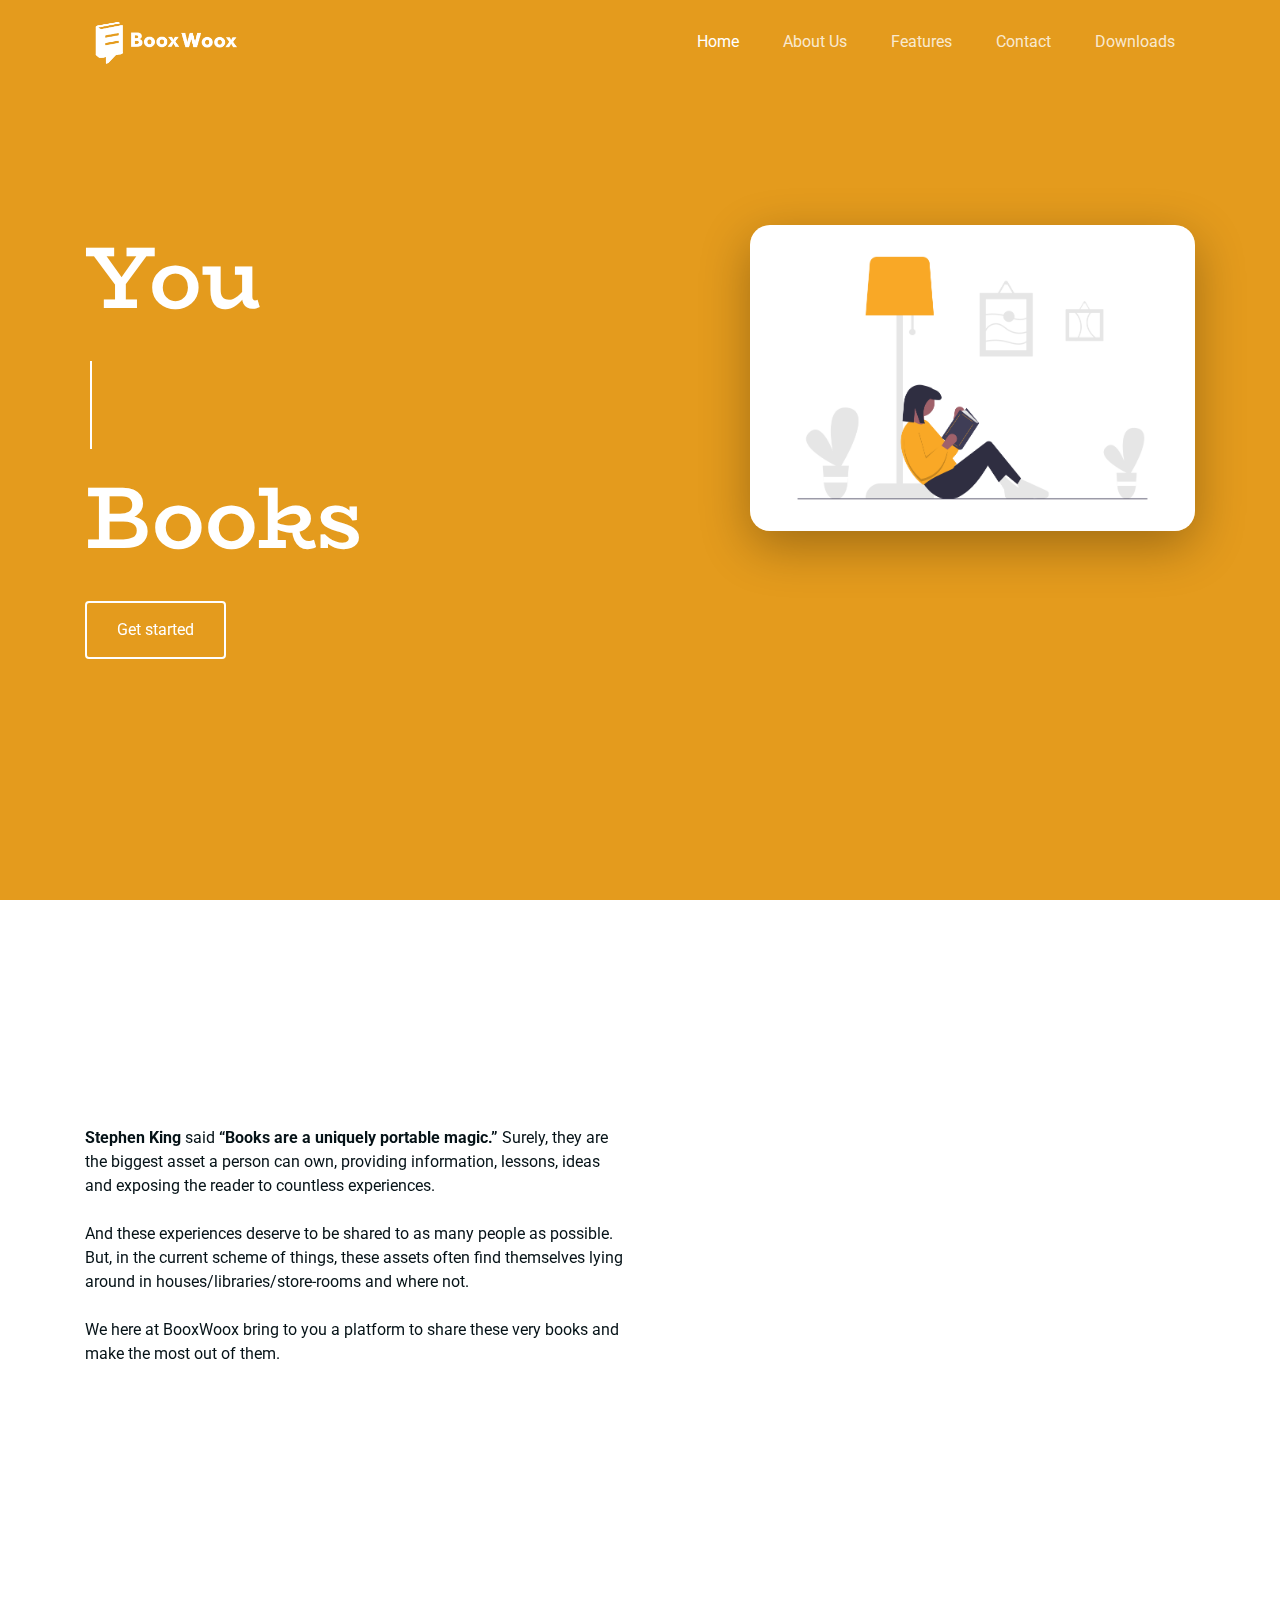
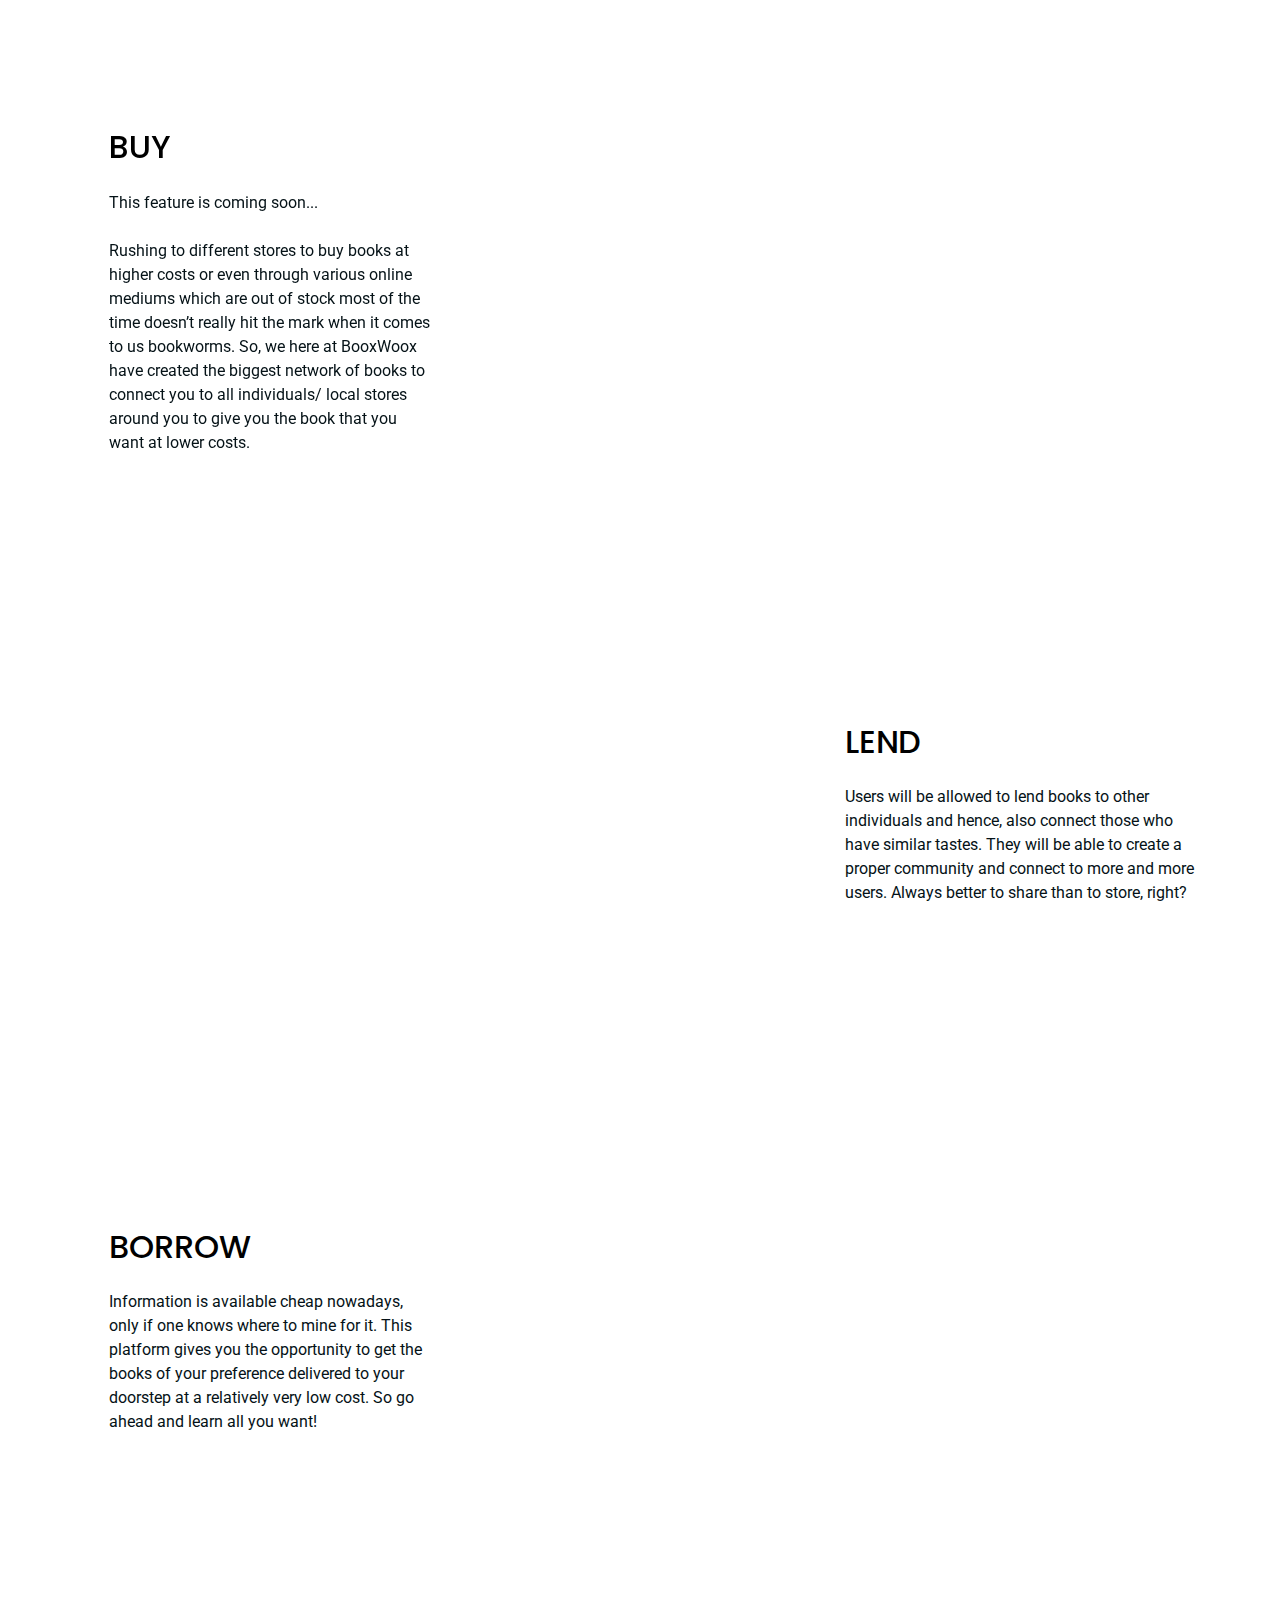
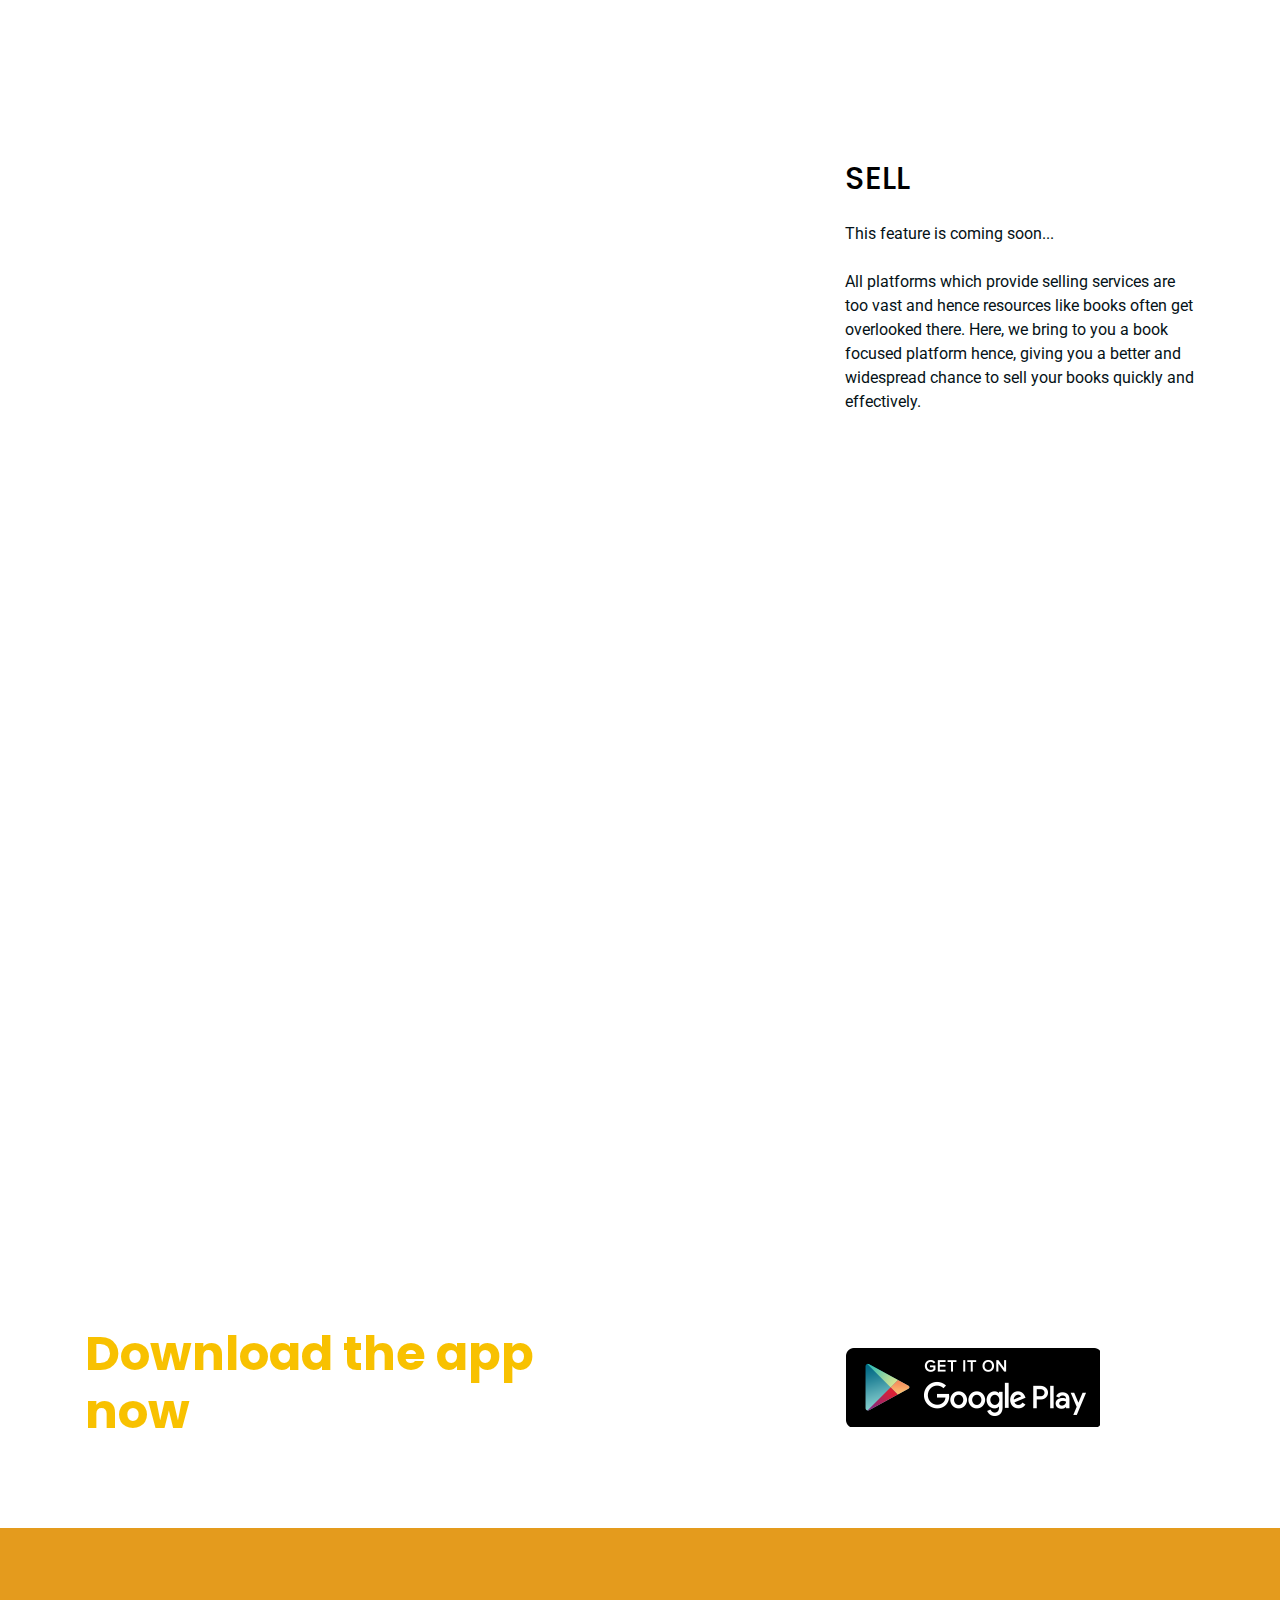
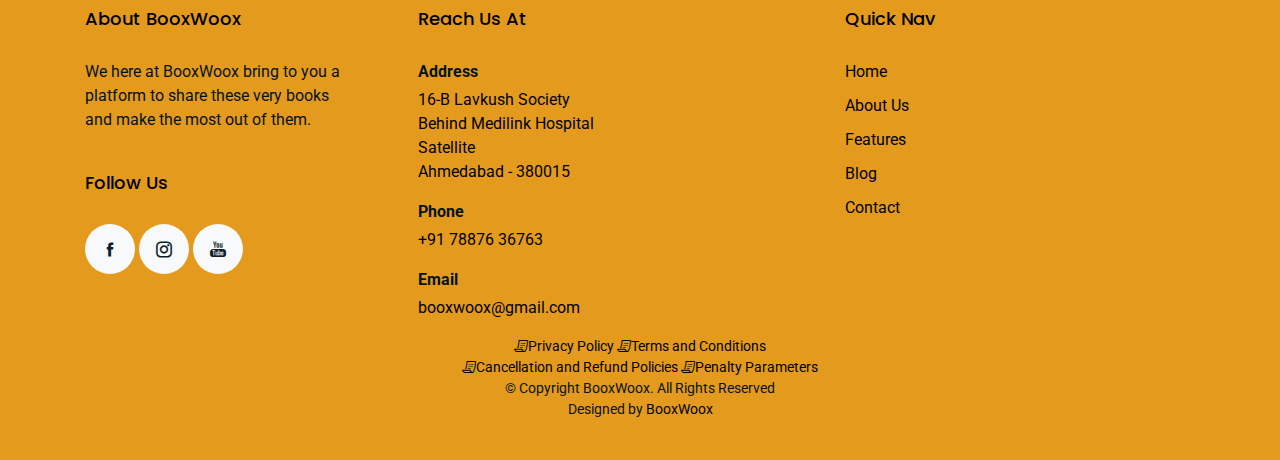
<file: index.html>
<!DOCTYPE html>
<html lang="en">

<head>
    <meta charset="utf-8">
    <meta content="width=device-width, initial-scale=1.0" name="viewport">

    <title>BooxWoox - The Global Library</title>
    <meta content="" name="description">
    <meta content="" name="keywords">

    <!-- Favicons -->
    <link href="assets/img/favicon.png" rel="icon">
    <link href="assets/img/apple-touch-icon.png" rel="apple-touch-icon">

    <!-- Google Fonts -->
    <link href="https://fonts.googleapis.com/css?family=Roboto:300,300i,400,400i,500,500i,600,600i,700,700i|Poppins:300,300i,400,400i,500,500i,600,600i,700,700i" rel="stylesheet">

    <!-- Vendor CSS Files -->
    <link href="assets/vendor/bootstrap/css/bootstrap.min.css" rel="stylesheet">
    <link href="assets/vendor/icofont/icofont.min.css" rel="stylesheet">
    <link href="assets/vendor/aos/aos.css" rel="stylesheet">
    <link href="assets/vendor/line-awesome/css/line-awesome.min.css" rel="stylesheet">
    <link href="assets/vendor/owl.carousel/assets/owl.carousel.min.css" rel="stylesheet">

    <!-- Template Main CSS File -->
    <link href="assets/css/style.css" rel="stylesheet">

</head>

<body>

    <!-- ======= Mobile Menu ======= -->
    <div class="site-mobile-menu site-navbar-target">
        <div class="site-mobile-menu-header">
            <div class="site-mobile-menu-close mt-3">
                <span class="icofont-close js-menu-toggle"></span>
            </div>
        </div>
        <div class="site-mobile-menu-body"></div>
    </div>
    <!--header-->
    <!-- ======= Header ======= -->
    <header class="site-navbar js-sticky-header site-navbar-target" role="banner">

        <div class="container">
            <div class="row align-items-center">
                <div class="col-6 col-lg-2">
                    <!-- <h1 class="mb-0 site-logo" ><a href="index.html" class="mb-0">BOOX</a></h1> -->
                    <a href='index.html'><img src="assets/img/White.png" class="logo" alt='logo'></a>
                </div>

                <div class="col-12 col-md-10 d-none d-lg-block">
                    <nav class="site-navigation position-relative text-right" role="navigation">

                        <ul class="site-menu main-menu js-clone-nav mr-auto d-none d-lg-block">
                            <li class="active"><a href="#hero" class="nav-link scroll">Home</a></li>
                            <li><a href="#AboutUS" class="nav-link scroll">About Us</a></li>
                            <li><a href="#Features" class="nav-link scroll">Features</a></li>
                            <!-- <li>
                <a href="blog.html" class="nav-link">Blog</a>
              </li> -->
                            <li><a href="#Contact" class="nav-link scroll">Contact</a></li>
                            <li><a href="#Download" class="nav-link scroll">Downloads</a></li>
                        </ul>
                    </nav>
                </div>

                <div class="col-6 d-inline-block d-lg-none ml-md-0 py-3" style="position: relative; top: 3px;">

                    <a href="#" class="burger site-menu-toggle js-menu-toggle" data-toggle="collapse" data-target="#main-navbar">
                        <span></span>
                    </a>
                </div>

            </div>
        </div>

    </header>

    <!-- ======= Hero Section ======= -->
    <section class="hero-section" id="hero">

        <div class="wave">

            <!-- <svg width="100%" height="355px" viewBox="0 0 1920 355" version="1.1" xmlns="http://www.w3.org/2000/svg" xmlns:xlink="http://www.w3.org/1999/xlink">
        <g id="Page-1" stroke="none" stroke-width="1" fill="none" fill-rule="evenodd">
          <g id="Apple-TV" transform="translate(0.000000, -402.000000)" fill="#FFFFFF">
            <path d="M0,439.134243 C175.04074,464.89273 327.944386,477.771974 458.710937,477.771974 C654.860765,477.771974 870.645295,442.632362 1205.9828,410.192501 C1429.54114,388.565926 1667.54687,411.092417 1920,477.771974 L1920,757 L1017.15166,757 L0,757 L0,439.134243 Z" id="Path"></path>
          </g>
        </g>
      </svg> -->

        </div>

        <div class="container">
            <div class="row align-items-center">
                <div class="col-12 hero-text-image">
                    <div class="row">
                        <div class="col-lg-7 text-center text-lg-left wrapper">
                            <h1 class="static-txt">You</h1>
                            <ul class="dynamic-txts">
                                <li><span>Borrow</span></li>
                                <li><span>Lend</span></li>
                                <li><span>Sell</span></li>
                                <li><span>Buy</span></li>
                            </ul>
                            <h1 class="static-txt">Books</h1>
                            <!-- <h1 data-aos="fade-right">BooxWoox- The Global Library</h1>
                            <p class="mb-5" data-aos="fade-right" data-aos-delay="100">Buy. Lend. Borrow. Sell.</p> -->
                            <p data-aos="fade-right" data-aos-delay="200" data-aos-offset="-500"><a href="#AboutUS" class="btn btn-outline-white scroll">Get started</a></p>
                        </div>
                        <div class="col-lg-5 iphone-wrap ">
                            <img src="assets/img/Book read.png" alt="Image" class="headimage" data-aos="fade-right">
                            <!-- <img src="assets/img/phone_2.png" alt="Image" class="phone-2" data-aos="fade-right" data-aos-delay="200"> -->
                        </div>
                    </div>
                </div>
            </div>
        </div>

    </section>
    <!-- End Hero -->

    <main id="main">

        <section class="section" id="AboutUS">
            <div class="row justify-content-center text-center ">
                <div class="col-md-5" data-aos="fade-up">
                    <h2 class="section-heading">About Us</h2>
                </div>
            </div>

            <section class="section pb-0">
                <div class="container">
                    <div class="row align-items-center">
                        <div class="col-md-6 mr-auto">
                            <p class="mb-4"><b>Stephen King</b> said <b>“Books are a uniquely portable magic.”</b> Surely, they are the biggest asset a person can own, providing information, lessons, ideas and exposing the reader to countless experiences. </p>
                            <p class="mb-4">And these experiences deserve to be shared to as many people as possible. But, in the current scheme of things, these assets often find themselves lying around in houses/libraries/store-rooms and where not. </p>
                            <p class="mb-4">We here at BooxWoox bring to you a platform to share these very books and make the most out of them.</p>
                        </div>
                        <div class="col-md-6 embed-responsive embed-responsive-21by9" data-aos="fade-left">
                            <iframe class="embed-responsive-item" src="https://www.youtube.com/embed/Byf5XrD4dJA?autoplay=0&mute=0" title="YouTube video player" frameborder="0" allow="accelerometer; autoplay; clipboard-write; encrypted-media; gyroscope; picture-in-picture" allowfullscreen></iframe>
                        </div>
                    </div>
                </div>
            </section>


        </section>

        <!-- ======= Features Section ======= -->

        <section class="section" id="Features">
            <div class="row justify-content-center text-center ">
                <div class="col-md-5" data-aos="fade-up">
                    <h2 class="section-heading">Features</h2>
                </div>
            </div>

            <section class="section">
                <div class="container apply-shadow">
                    <div class="row align-items-center">
                        <div class="col-md-4 mr-auto">
                            <h2 class="mb-4 ml-4">BUY</h2>
                            <p class="mb-4 ml-4">This feature is coming soon...</p>
                            <!-- <p class="mb-4">Lorem ipsum dolor sit amet, consectetur adipisicing elit. Tenetur at reprehenderit optio, laudantium eius quod, eum maxime molestiae porro omnis. Dolores aspernatur delectus impedit incidunt dolore mollitia esse natus beatae.</p> -->
                            <!-- <p><a href="#">Read More</a></p> -->
                            <p class="mb-4 ml-4">Rushing to different stores to buy books at higher costs or even through various online mediums which are out of stock most of the time doesn’t really hit the mark when it comes to us bookworms. So, we here at BooxWoox have
                                created the biggest network of books to connect you to all individuals/ local stores around you to give you the book that you want at lower costs.</p>
                        </div>
                        <div class="col-md-6" data-aos="fade-left">
                            <img src="assets/img/Buy books.png" alt="Image" class="img-fluid">
                        </div>
                    </div>
                </div>
            </section>

            <section class="section">
                <div class="container apply-shadow">
                    <div class="row align-items-center">
                        <div class="col-md-4 ml-auto order-md-2">
                            <h2 class="mb-4">LEND</h2>
                            <p class="mb-4">Users will be allowed to lend books to other individuals and hence, also connect those who have similar tastes. They will be able to create a proper community and connect to more and more users. Always better to share than
                                to store, right?</p>
                        </div>
                        <div class="col-md-6" data-aos="fade-right">
                            <img src="assets/img/Lend book.png" alt="Image" class="img-fluid">
                        </div>
                    </div>
                </div>
            </section>

            <section class="section">
                <div class="container apply-shadow">
                    <div class="row align-items-center">
                        <div class="col-md-4 mr-auto">
                            <h2 class="mb-4 ml-4">BORROW</h2>
                            <!-- <p class="mb-4">Lorem ipsum dolor sit amet, consectetur adipisicing elit. Tenetur at reprehenderit optio, laudantium eius quod, eum maxime molestiae porro omnis. Dolores aspernatur delectus impedit incidunt dolore mollitia esse natus beatae.</p> -->
                            <!-- <p><a href="#">Read More</a></p> -->
                            <p class="mb-4 ml-4">Information is available cheap nowadays, only if one knows where to mine for it. This platform gives you the opportunity to get the books of your preference delivered to your doorstep at a relatively very low cost. So go ahead
                                and learn all you want!
                            </p>
                        </div>
                        <div class="col-md-6" data-aos="fade-left">
                            <img src="assets/img/Book borrow.png" alt="Image" class="img-fluid">
                        </div>
                    </div>
                </div>
            </section>

            <section class="section">
                <div class="container apply-shadow">
                    <div class="row align-items-center">
                        <div class="col-md-4 ml-auto order-md-2">
                            <h2 class="mb-4">SELL</h2>
                            <p class="mb-4">This feature is coming soon...</p>
                            <!-- <p class="mb-4">Lorem ipsum dolor sit amet, consectetur adipisicing elit. Tenetur at reprehenderit optio, laudantium eius quod, eum maxime molestiae porro omnis. Dolores aspernatur delectus impedit incidunt dolore mollitia esse natus beatae.</p> -->
                            <!-- <p><a href="#">Read More</a></p> -->
                            <p class="mb-4">All platforms which provide selling services are too vast and hence resources like books often get overlooked there. Here, we bring to you a book focused platform hence, giving you a better and widespread chance to sell your
                                books quickly and effectively.</p>
                        </div>
                        <div class="col-md-6" data-aos="fade-right">
                            <img src="assets/img/Selling.png" alt="Image" class="img-fluid">
                        </div>
                    </div>
                </div>
            </section>

        </section>

        <!-- ======= Home Section ======= -->
        <!-- <section class="section">
      <div class="container">

        <div class="row justify-content-center text-center mb-5">
          <div class="col-md-5" data-aos="fade-up">
            <h2 class="section-heading">Save your time to using SoftLand</h2>
          </div>
        </div>

        <div class="row">
          <div class="col-md-4" data-aos="fade-up" data-aos-delay="">
            <div class="feature-1 text-center">
              <div class="wrap-icon icon-1">
                <span class="icon la la-users"></span>
              </div>
              <h3 class="mb-3">Explore Your Team</h3>
              <p>Lorem ipsum dolor sit amet, consectetur adipisicing elit. Rem, optio.</p>
            </div>
          </div>
          <div class="col-md-4" data-aos="fade-up" data-aos-delay="100">
            <div class="feature-1 text-center">
              <div class="wrap-icon icon-1">
                <span class="icon la la-toggle-off"></span>
              </div>
              <h3 class="mb-3">Digital Whiteboard</h3>
              <p>Lorem ipsum dolor sit amet, consectetur adipisicing elit. Rem, optio.</p>
            </div>
          </div>
          <div class="col-md-4" data-aos="fade-up" data-aos-delay="200">
            <div class="feature-1 text-center">
              <div class="wrap-icon icon-1">
                <span class="icon la la-umbrella"></span>
              </div>
              <h3 class="mb-3">Design To Development</h3>
              <p>Lorem ipsum dolor sit amet, consectetur adipisicing elit. Rem, optio.</p>
            </div>
          </div>
        </div>

      </div>
    </section> -->

        <!--=====How To Use=====-->
        <!-- <section class="section">

      <div class="container">
        <div class="row justify-content-center text-center mb-5" data-aos="fade">
          <div class="col-md-6 mb-5">
            <img src="assets/img/undraw_svg_1.svg" alt="Image" class="img-fluid">
          </div>
        </div>

        <div class="row">
          <div class="col-md-4">
            <div class="step">
              <span class="number">01</span>
              <h3>Sign Up</h3>
              <p>Lorem ipsum dolor sit amet, consectetur adipisicing elit. Rem, optio.</p>
            </div>
          </div>
          <div class="col-md-4">
            <div class="step">
              <span class="number">02</span>
              <h3>Create Profile</h3>
              <p>Lorem ipsum dolor sit amet, consectetur adipisicing elit. Rem, optio.</p>
            </div>
          </div>
          <div class="col-md-4">
            <div class="step">
              <span class="number">03</span>
              <h3>Enjoy the app</h3>
              <p>Lorem ipsum dolor sit amet, consectetur adipisicing elit. Rem, optio.</p>
            </div>
          </div>
        </div>
      </div>

    </section> -->


        <!--Contact Section-->
        <section class="section" id="Contact">
            <div class="container">
                <div class="row mb-5 align-items-end">
                    <div class="col-md-6" data-aos="fade-up">

                        <h2 class='section-heading'>Contact Form</h2>
                        <p class="mb-0">Feel free to contact us about any queries or feedback.</p>
                    </div>

                </div>

                <!-- <div class="typeform-widget" data-url="https://form.typeform.com/to/XYEwBiFj?typeform-medium=embed-snippet" data-hide-footer="true" style="width: 100%; height: 500px;"></div>
                <script>
                    (function() {
                        var qs, js, q, s, d = document,
                            gi = d.getElementById,
                            ce = d.createElement,
                            gt = d.getElementsByTagName,
                            id = "typef_orm",
                            b = "https://embed.typeform.com/";
                        if (!gi.call(d, id)) {
                            js = ce.call(d, "script");
                            js.id = id;
                            js.src = b + "embed.js";
                            q = gt.call(d, "script")[0];
                            q.parentNode.insertBefore(js, q)
                        }
                    })()
                </script> -->

                <!-- <form name="contact" method="POST" data-netlify="true">
                  <p>
                    <label>Your Name: <input type="text" name="name" /></label>   
                  </p>
                  <p>
                    <label>Your Email: <input type="email" name="email" /></label>
                  </p>
                  <p>
                    <label>Reason: <select name="reason[]" multiple>
                      <option value="feedback">Feedback</option>
                      <option value="query">Query</option>
                    </select></label>
                  </p>
                  <p>
                    <label>Message: <textarea name="message"></textarea></label>
                  </p>
                  <div data-netlify-recaptcha="true"></div>
                  <p>
                    <button type="submit">Send</button>
                  </p>
                </form> -->

                <div class="row">

                    <div class="col-md-12 mb-5 mb-md-0" data-aos="fade-up">
                        <form name="contact" method="POST" role="form" data-netlify="true">


                            <div class="row">
                                <div class="col-md-6 form-group">
                                    <label for="name">Name</label>
                                    <input type="text" name="name" class="form-control inputstl" id="name" data-rule="minlen:4" data-msg="Please enter at least 4 chars" required/>
                                    <div class="validate"></div>
                                </div>
                                <div class="col-md-6 form-group">
                                    <label>Email</label>
                                    <input type="email" class="form-control inputstl" name="email" id="email" data-rule="email" data-msg="Please enter a valid email" required/>
                                    <div class="validate"></div>
                                </div>
                            </div>
                            <!-- <div class="col-md-12 form-group">
                                    <label for="name">Subject</label>
                                    <input type="text" class="form-control" name="subject" id="subject" data-rule="minlen:4" data-msg="Please enter at least 8 chars of subject" />
                                    <label>Reason: <select name="reason[]" class="form-control inputstl">
                                      <option value="feedback">Feedback</option>
                                      <option value="query">Query</option>
                                    </select>
                                  </label>
                                </div> -->
                            <div class="row">
                                <div class="col-md-12 form-group">
                                    <label>Message</label>
                                    <textarea class="form-control inputstl" name="message" cols="30" rows="3" data-rule="required" data-msg="Please write something for us" required></textarea>
                                    <div class="validate"></div>
                                </div>
                            </div>

                            <!-- <div class="col-md-12 mb-3">
                                    <div class="loading">Loading</div>
                                    <div class="error-message"></div>
                                    <div class="sent-message">Your message has been sent. Thank you!</div>
                                </div> -->

                            <div class="col-md-4" data-netlify-recaptcha="true"></div>

                            <div class="col-md-6 form-group">
                                <button type="submit" class="btn btn-primary d-block w-100">Send Message</button>
                            </div>


                        </form>
                    </div>

                </div>
            </div>
        </section>

        <!-- ======= Testimonials Section ======= -->
        <!-- <section class="section border-top border-bottom">
            <div class="container">
                <div class="row justify-content-center text-center mb-5">
                    <div class="col-md-12">
                        <h2 class="section-heading">Review From Our Users</h2>
                    </div>
                </div>
                <div class="row justify-content-center text-center">
                    <div class="col-md-12">
                        <div class="owl-carousel testimonial-carousel">
                            <div class="review text-center">
                                <p class="stars">
                                    <span class="icofont-star"></span>
                                    <span class="icofont-star"></span>
                                    <span class="icofont-star"></span>
                                    <span class="icofont-star"></span>
                                    <span class="icofont-star muted"></span>
                                </p>
                                <h3>Excellent App!</h3>
                                <blockquote>
                                    <p>Lorem ipsum dolor sit amet, consectetur adipisicing elit. Eius ea delectus pariatur, numquam aperiam dolore nam optio dolorem facilis itaque voluptatum recusandae deleniti minus animi, provident voluptates consectetur
                                        maiores quos.</p>
                                </blockquote>

                                <p class="review-user">
                                    <img src="assets/img/person_1.jpg" alt="Image" class="img-fluid rounded-circle mb-3">
                                    <span class="d-block">
                    <span class="text-black">Jean Doe</span>, &mdash; App User
                                    </span>
                                </p>

                            </div>

                            <div class="review text-center">
                                <p class="stars">
                                    <span class="icofont-star"></span>
                                    <span class="icofont-star"></span>
                                    <span class="icofont-star"></span>
                                    <span class="icofont-star"></span>
                                    <span class="icofont-star muted"></span>
                                </p>
                                <h3>This App is easy to use!</h3>
                                <blockquote>
                                    <p>Lorem ipsum dolor sit amet, consectetur adipisicing elit. Eius ea delectus pariatur, numquam aperiam dolore nam optio dolorem facilis itaque voluptatum recusandae deleniti minus animi, provident voluptates consectetur
                                        maiores quos.</p>
                                </blockquote>

                                <p class="review-user">
                                    <img src="assets/img/person_2.jpg" alt="Image" class="img-fluid rounded-circle mb-3">
                                    <span class="d-block">
                    <span class="text-black">Johan Smith</span>, &mdash; App User
                                    </span>
                                </p>

                            </div>

                            <div class="review text-center">
                                <p class="stars">
                                    <span class="icofont-star"></span>
                                    <span class="icofont-star"></span>
                                    <span class="icofont-star"></span>
                                    <span class="icofont-star"></span>
                                    <span class="icofont-star muted"></span>
                                </p>
                                <h3>Awesome functionality!</h3>
                                <blockquote>
                                    <p>Lorem ipsum dolor sit amet, consectetur adipisicing elit. Eius ea delectus pariatur, numquam aperiam dolore nam optio dolorem facilis itaque voluptatum recusandae deleniti minus animi, provident voluptates consectetur
                                        maiores quos.</p>
                                </blockquote>

                                <p class="review-user">
                                    <img src="assets/img/person_3.jpg" alt="Image" class="img-fluid rounded-circle mb-3">
                                    <span class="d-block">
                    <span class="text-black">Jean Thunberg</span>, &mdash; App User
                                    </span>
                                </p>

                            </div>
                        </div>
                    </div>
                </div>
            </div>
        </section> -->
        <!-- End Testimonials Section -->

        <!-- ======= CTA Section ======= -->
        <section class="section cta-section" id="Download">
            <div class="container">
                <div class="row align-items-center">
                    <div class="col-md-6 mr-auto text-center text-md-left mb-5 mb-md-0">
                        <h2 class='section-heading'>Download the app now</h2>
                    </div>
                    <div class="col-md-5 text-center text-md">
                        <!-- <p><a href="https://play.google.com/store/apps/details?id=com.creatordev.bookollab" target="_blank" rel="noreferrer" class="btn"><span class="icofont-ui-play mr-3"></span>Google play</a></p> -->
                        <a href="https://play.google.com/store/apps/details?id=com.creatordev.bookollab" target="_blank" rel="noreferrer"><img src="\assets\img\google-play-png-logo-3799.png" alt="Download"></a>
                    </div>
                </div>
            </div>
        </section>
        <!-- End CTA Section -->

    </main>
    <!-- End #main -->

    <!-- ======= Footer ======= -->
    <footer class="footer" role="contentinfo">
        <div class="container">
            <div class="row">
                <div class="col-md-3 mb-8 mb-md-0">
                    <div class="row">
                        <div class="col">
                            <h3>About BooxWoox</h3>
                            <p>We here at BooxWoox bring to you a platform to share these very books and make the most out of them.</p>
                        </div>
                    </div>

                    <div class="row pt-4">
                        <div class="col">
                            <h3>Follow Us</h3>
                            <p class="social">
                                <!-- <a href="#"><span class="icofont-twitter"></span></a> -->
                                <a href="https://www.facebook.com/BooxWoox-111379667801326/" target="_blank" rel="noreferrer"><span class="icofont-facebook"></span></a>
                                <a href="https://www.instagram.com/booxwoox/" target="_blank" rel="noopener noreferrer"><span class="icofont-instagram"></span></a>
                                <a href="https://www.youtube.com/channel/UCI7Lz3so3Gg8kzxUk9IWU8Q" target="_blank" rel="noreferrer"><span class="icofont-brand-youtube"></span></a>
                            </p>
                        </div>
                    </div>
                </div>
                <div class="col-md-4 mb-8 mb-md-0 ml-auto">
                    <h3>Reach Us At</h3>
                    <ul class="list-unstyled">
                        <li class="mb-3">
                            <strong class="d-block mb-1">Address</strong>
                            <span><a href="https://maps.app.goo.gl/da38M9VVT67jWdTTA" target="_blank" rel="noopener noreferrer">16-B Lavkush Society<br/>Behind Medilink Hospital<br/>Satellite<br/>Ahmedabad - 380015</a></span>
                        </li>
                        <li class="mb-3">
                            <strong class="d-block mb-1">Phone</strong>
                            <span><a href="tel:+91-78876-36763" data-tracking-element-type="3" jslog="56037; track:impression,click" itemprop="telephone" dir="ltr">+91 78876 36763</a></p></span>
                        </li>
                        <li class="mb-3">
                            <strong class="d-block mb-1">Email</strong>
                            <span><a href="mailto:booxwoox@gmail.com">booxwoox@gmail.com</a></span>
                        </li>
                    </ul>
                </div>

                <div class="col-md-4 ml-auto">
                    <div class="row site-section pt-0">
                        <div class="col-md-4 mb-4 mb-md-0">
                            <h3> Quick Nav</h3>
                            <ul class="list-unstyled">
                                <li><a href="#hero">Home</a></li>
                                <li><a href="#AboutUS">About Us</a></li>
                                <li><a href="#Features">Features</a></li>
                                <li><a href="#hero">Blog</a></li>
                                <li><a href="#Contact">Contact</a></li>
                            </ul>
                        </div>
                        <!-- <div class="col-md-4 mb-4 mb-md-0">
              <h3>Services</h3>
              <ul class="list-unstyled">
                <li><a href="#">Team</a></li>
                <li><a href="#">Collaboration</a></li>
                <li><a href="#">Todos</a></li>
                <li><a href="#">Events</a></li>
              </ul>
            </div> -->
                        <!-- <div class="col-md-6 mb-3 mb-md-0">
                            <h3>Downloads</h3>
                            <ul class="list-unstyled">
                                <li><a href="#">Get from the App Store</a></li>
                                <li><a href="#">Get from the Play Store</a></li>
                            </ul>
                        </div> -->
                    </div>
                </div>
            </div>

            <div class="credits justify-content-center text-center">
                <a href="privacypolicy.html "><i class="icofont-paper"></i>Privacy Policy</a>
                <a href="tnc.html"><i class="icofont-paper"></i>Terms and Conditions</a>
            </div>
            <div class="credits justify-content-center text-center">
                <a href="cancelrefund.html"><i class="icofont-paper"></i>Cancellation and Refund Policies</a>
                <a href="penaltyparams.html"><i class="icofont-paper"></i>Penalty Parameters </a>
            </div>
            <div class="justify-content-center text-center">
                <p class="copyright">&copy; Copyright BooxWoox. All Rights Reserved</p>
                <div class="credits">
                    Designed by <a href="index.html">BooxWoox</a>
                </div>
            </div>
        </div>

        </div>
    </footer>

    <a href="#" class="back-to-top"><i class="icofont-simple-up"></i></a>

    <!-- Vendor JS Files -->
    <script src="assets/vendor/jquery/jquery.min.js"></script>
    <!-- <script src="https://ajax.googleapis.com/ajax/libs/jquery/3.1.1/jquery.min.js"></script> -->
    <script src="assets/vendor/bootstrap/js/bootstrap.bundle.min.js"></script>
    <script src="assets/vendor/jquery.easing/jquery.easing.min.js"></script>
    <script src="assets/vendor/php-email-form/validate.js"></script>
    <script src="assets/vendor/aos/aos.js"></script>
    <script src="assets/vendor/owl.carousel/owl.carousel.min.js"></script>
    <script src="assets/vendor/jquery-sticky/jquery.sticky.js"></script>
    <!-- Template Main JS File -->
    <script src="assets/js/main.js"></script>

</body>

</html>
</file>
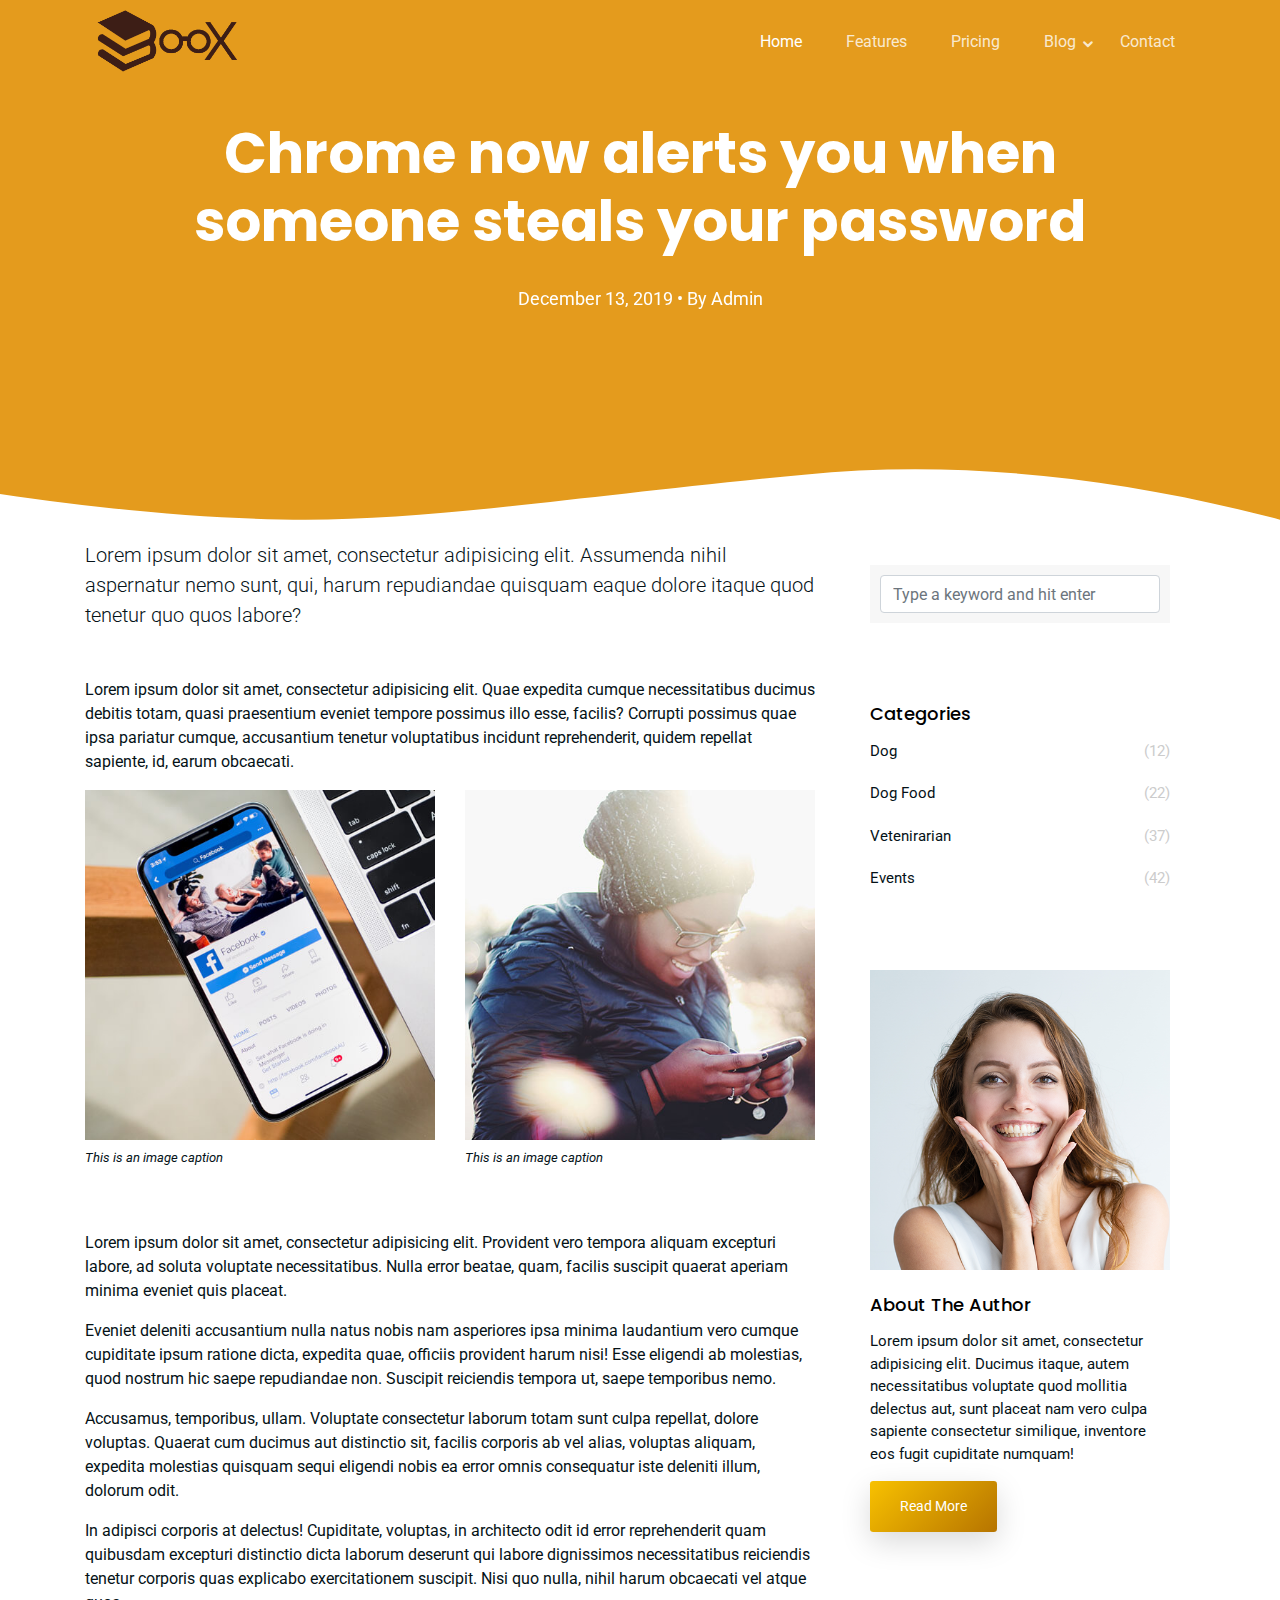
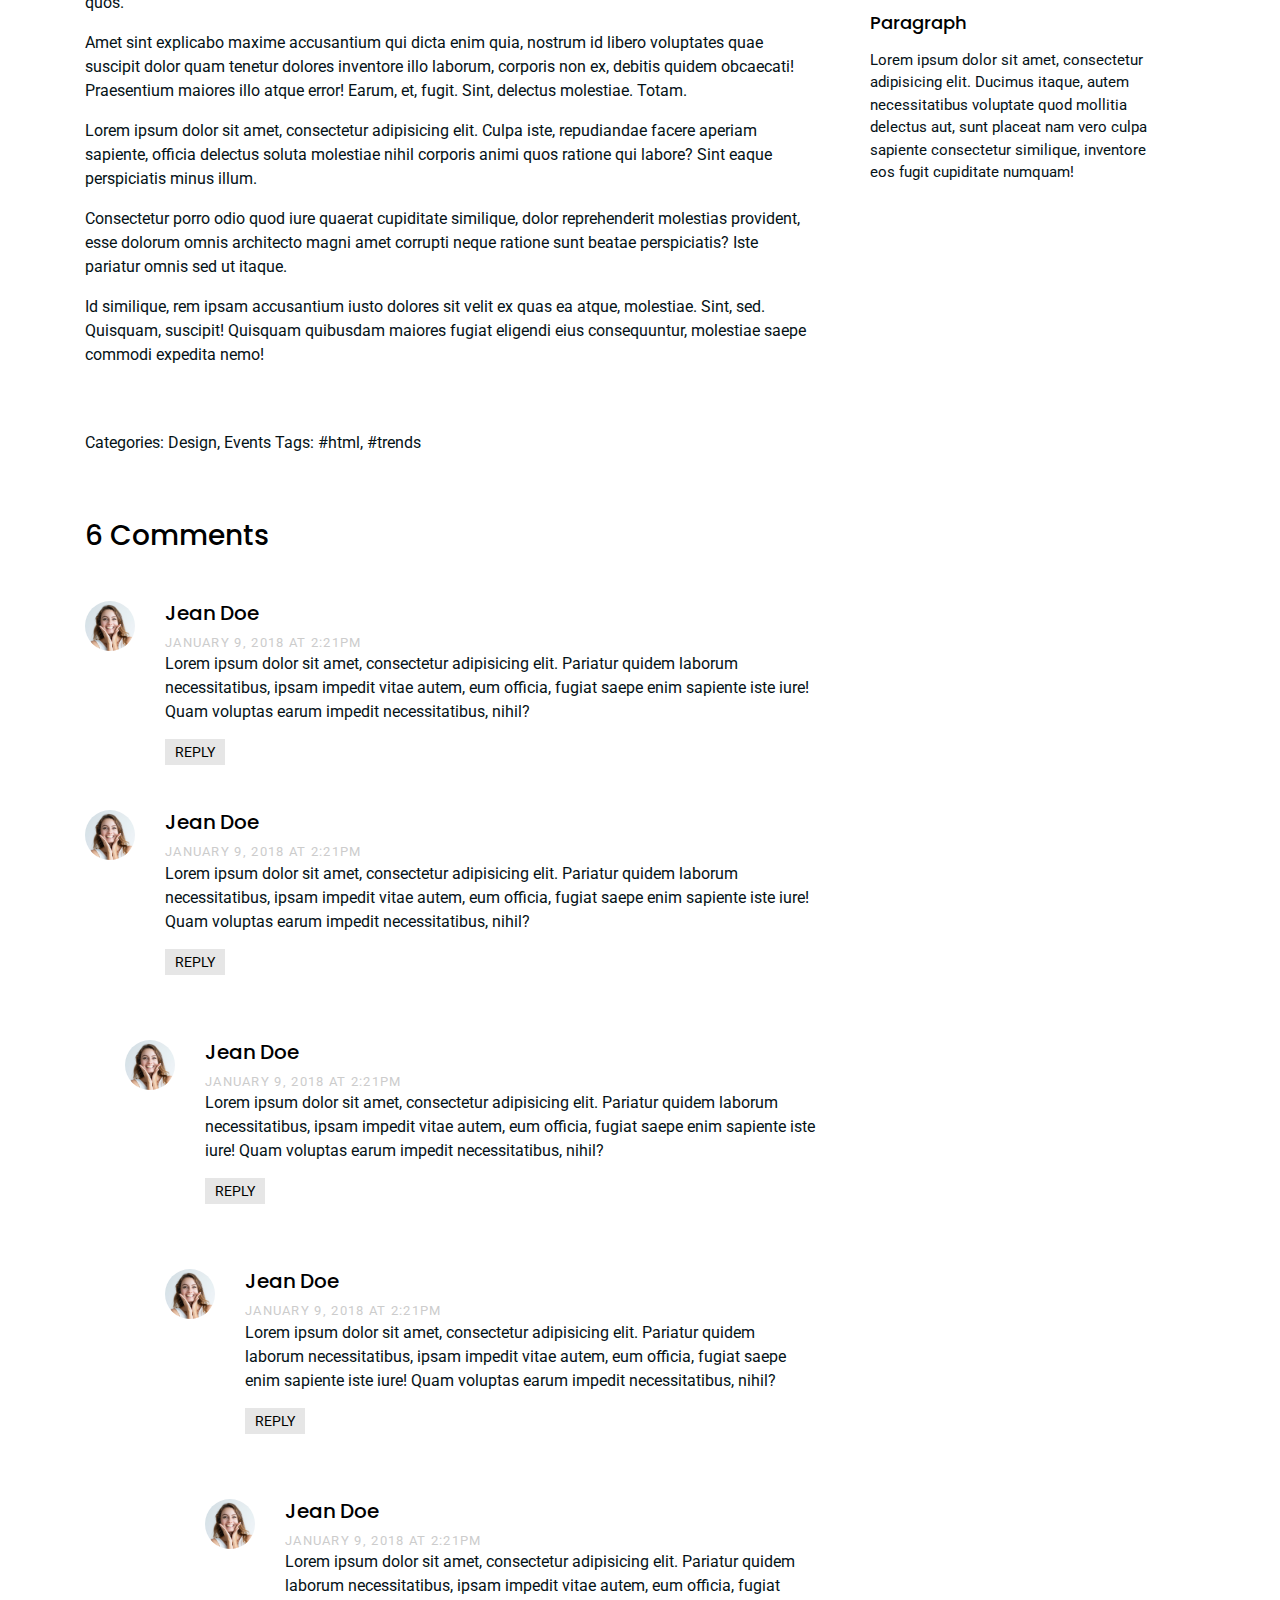
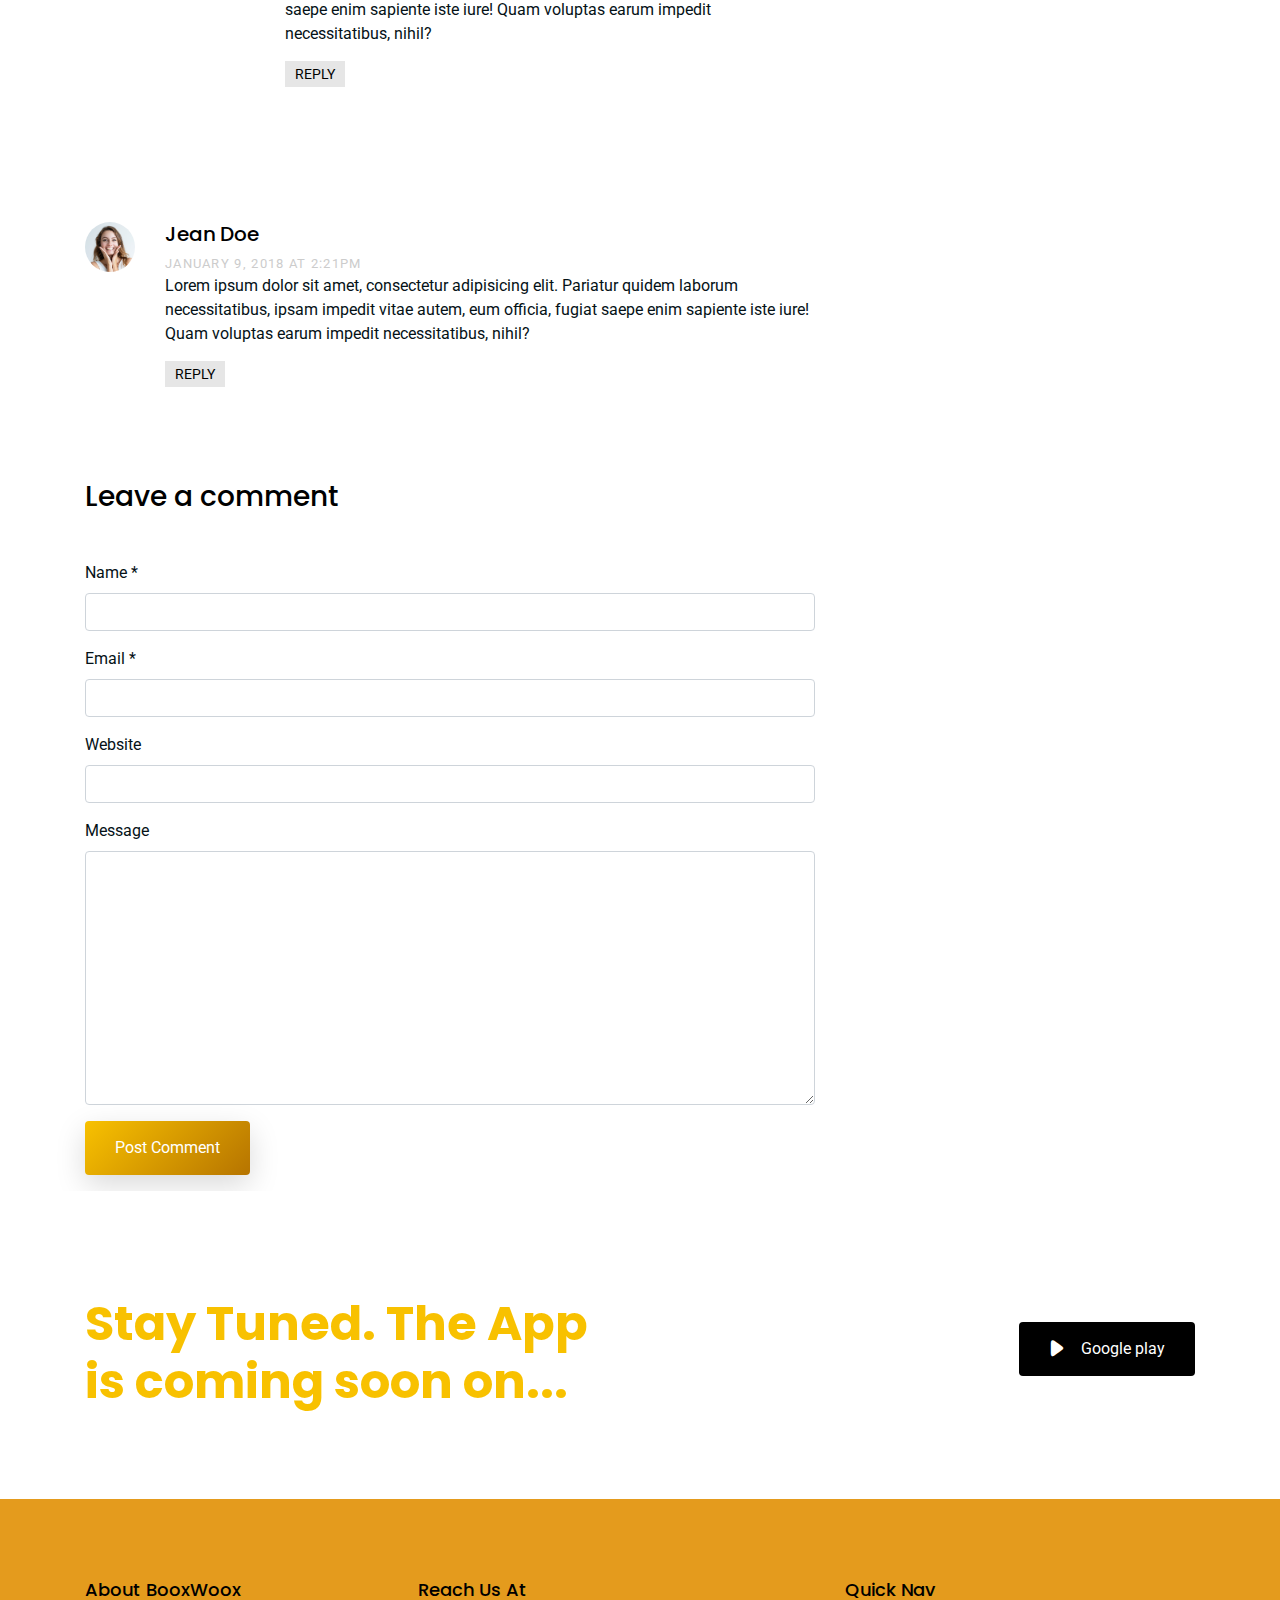
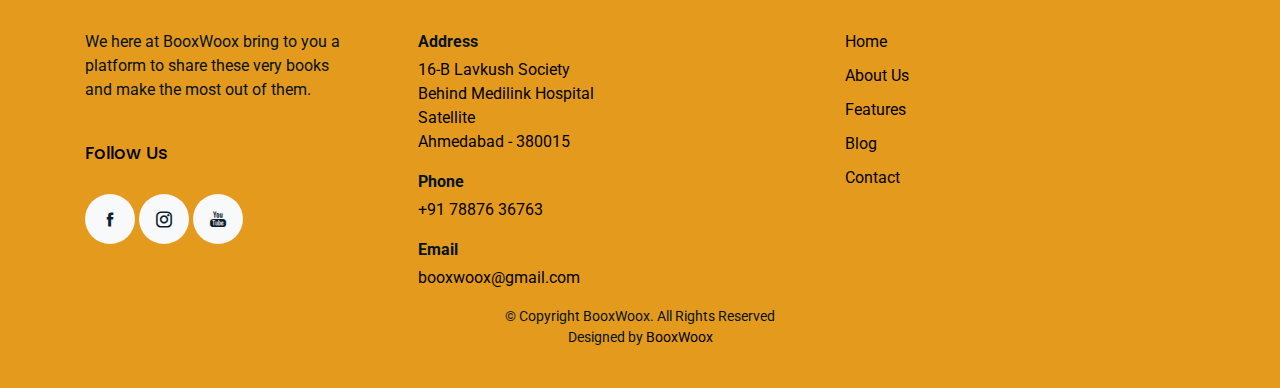
<file: blog-single.html>
<!DOCTYPE html>
<html lang="en">

<head>
    <meta charset="utf-8">
    <meta content="width=device-width, initial-scale=1.0" name="viewport">

    <title>Blog Single - BooX Bootstrap Template</title>
    <meta content="" name="description">
    <meta content="" name="keywords">

    <!-- Favicons -->
    <link href="assets/img/favicon.png" rel="icon">
    <link href="assets/img/apple-touch-icon.png" rel="apple-touch-icon">

    <!-- Google Fonts -->
    <link href="https://fonts.googleapis.com/css?family=Roboto:300,300i,400,400i,500,500i,600,600i,700,700i|Poppins:300,300i,400,400i,500,500i,600,600i,700,700i" rel="stylesheet">

    <!-- Vendor CSS Files -->
    <link href="assets/vendor/bootstrap/css/bootstrap.min.css" rel="stylesheet">
    <link href="assets/vendor/icofont/icofont.min.css" rel="stylesheet">
    <link href="assets/vendor/aos/aos.css" rel="stylesheet">
    <link href="assets/vendor/line-awesome/css/line-awesome.min.css" rel="stylesheet">
    <link href="assets/vendor/owl.carousel/assets/owl.carousel.min.css" rel="stylesheet">

    <!-- Template Main CSS File -->
    <link href="assets/css/style.css" rel="stylesheet">

    <!-- =======================================================
  * Template Name: BooX - v2.2.1
  * Template URL: https://bootstrapmade.com/boox-bootstrap-app-landing-page-template/
  * Author: BootstrapMade.com
  * License: https://bootstrapmade.com/license/
  ======================================================== -->
</head>

<body>

    <!-- ======= Mobile Menu ======= -->
    <div class="site-mobile-menu site-navbar-target">
        <div class="site-mobile-menu-header">
            <div class="site-mobile-menu-close mt-3">
                <span class="icofont-close js-menu-toggle"></span>
            </div>
        </div>
        <div class="site-mobile-menu-body"></div>
    </div>

    <!-- ======= Header ======= -->
    <header class="site-navbar js-sticky-header site-navbar-target" role="banner">

        <div class="container">
            <div class="row align-items-center">

                <div class="col-6 col-lg-2">
                    <!-- <h1 class="mb-0 site-logo" ><a href="index.html" class="mb-0">BOOX</a></h1> -->
                    <a href='index.html'><img src="assets/img/booX.png" class="logo" alt='logo'></a>
                </div>

                <div class="col-12 col-md-10 d-none d-lg-block">
                    <nav class="site-navigation position-relative text-right" role="navigation">

                        <ul class="site-menu main-menu js-clone-nav mr-auto d-none d-lg-block">
                            <li class="active"><a href="index.html" class="nav-link">Home</a></li>
                            <li><a href="features.html" class="nav-link">Features</a></li>
                            <li><a href="pricing.html" class="nav-link">Pricing</a></li>

                            <li class="has-children">
                                <a href="blog.html" class="nav-link">Blog</a>
                                <ul class="dropdown">
                                    <li><a href="blog.html" class="nav-link">Blog</a></li>
                                    <li><a href="blog-single.html" class="nav-link">Blog Sigle</a></li>
                                </ul>
                            </li>
                            <li><a href="contact.html" class="nav-link">Contact</a></li>
                        </ul>
                    </nav>
                </div>

                <div class="col-6 d-inline-block d-lg-none ml-md-0 py-3" style="position: relative; top: 3px;">

                    <a href="#" class="burger site-menu-toggle js-menu-toggle" data-toggle="collapse" data-target="#main-navbar">
                        <span></span>
                    </a>
                </div>

            </div>
        </div>

    </header>

    <main id="main">

        <!-- ======= Single Blog Section ======= -->
        <section class="hero-section inner-page">
            <div class="wave">

                <svg width="1920px" height="265px" viewBox="0 0 1920 265" version="1.1" xmlns="http://www.w3.org/2000/svg" xmlns:xlink="http://www.w3.org/1999/xlink">
          <g id="Page-1" stroke="none" stroke-width="1" fill="none" fill-rule="evenodd">
            <g id="Apple-TV" transform="translate(0.000000, -402.000000)" fill="#FFFFFF">
              <path d="M0,439.134243 C175.04074,464.89273 327.944386,477.771974 458.710937,477.771974 C654.860765,477.771974 870.645295,442.632362 1205.9828,410.192501 C1429.54114,388.565926 1667.54687,411.092417 1920,477.771974 L1920,667 L1017.15166,667 L0,667 L0,439.134243 Z" id="Path"></path>
            </g>
          </g>
        </svg>

            </div>

            <div class="container">
                <div class="row align-items-center">
                    <div class="col-12">
                        <div class="row justify-content-center">
                            <div class="col-md-10 text-center hero-text">
                                <h1 data-aos="fade-up" data-aos-delay="">Chrome now alerts you when someone steals your password</h1>
                                <p class="mb-5" data-aos="fade-up" data-aos-delay="100">December 13, 2019 &bullet; By <a href="#" class="text-white">Admin</a></p>
                            </div>
                        </div>
                    </div>
                </div>
            </div>

        </section>

        <section class="site-section mb-4">
            <div class="container">
                <div class="row">
                    <div class="col-md-8 blog-content">

                        <p class="lead mb-5">Lorem ipsum dolor sit amet, consectetur adipisicing elit. Assumenda nihil aspernatur nemo sunt, qui, harum repudiandae quisquam eaque dolore itaque quod tenetur quo quos labore?</p>
                        <p>Lorem ipsum dolor sit amet, consectetur adipisicing elit. Quae expedita cumque necessitatibus ducimus debitis totam, quasi praesentium eveniet tempore possimus illo esse, facilis? Corrupti possimus quae ipsa pariatur cumque, accusantium
                            tenetur voluptatibus incidunt reprehenderit, quidem repellat sapiente, id, earum obcaecati.</p>

                        <div class="row mb-5">
                            <div class="col-md-6">
                                <figure><img src="assets/img/img_1.jpg" alt="Free Website Template by Free-Template.co" class="img-fluid">
                                    <figcaption>This is an image caption</figcaption>
                                </figure>
                            </div>
                            <div class="col-md-6">
                                <figure><img src="assets/img/img_2.jpg" alt="Free Website Template by Free-Template.co" class="img-fluid">
                                    <figcaption>This is an image caption</figcaption>
                                </figure>
                            </div>
                        </div>

                        <blockquote>
                            <p>Lorem ipsum dolor sit amet, consectetur adipisicing elit. Provident vero tempora aliquam excepturi labore, ad soluta voluptate necessitatibus. Nulla error beatae, quam, facilis suscipit quaerat aperiam minima eveniet quis placeat.</p>
                        </blockquote>

                        <p>Eveniet deleniti accusantium nulla natus nobis nam asperiores ipsa minima laudantium vero cumque cupiditate ipsum ratione dicta, expedita quae, officiis provident harum nisi! Esse eligendi ab molestias, quod nostrum hic saepe repudiandae
                            non. Suscipit reiciendis tempora ut, saepe temporibus nemo.</p>
                        <p>Accusamus, temporibus, ullam. Voluptate consectetur laborum totam sunt culpa repellat, dolore voluptas. Quaerat cum ducimus aut distinctio sit, facilis corporis ab vel alias, voluptas aliquam, expedita molestias quisquam sequi
                            eligendi nobis ea error omnis consequatur iste deleniti illum, dolorum odit.</p>
                        <p>In adipisci corporis at delectus! Cupiditate, voluptas, in architecto odit id error reprehenderit quam quibusdam excepturi distinctio dicta laborum deserunt qui labore dignissimos necessitatibus reiciendis tenetur corporis quas
                            explicabo exercitationem suscipit. Nisi quo nulla, nihil harum obcaecati vel atque quos.</p>
                        <p>Amet sint explicabo maxime accusantium qui dicta enim quia, nostrum id libero voluptates quae suscipit dolor quam tenetur dolores inventore illo laborum, corporis non ex, debitis quidem obcaecati! Praesentium maiores illo atque
                            error! Earum, et, fugit. Sint, delectus molestiae. Totam.</p>

                        <p>Lorem ipsum dolor sit amet, consectetur adipisicing elit. Culpa iste, repudiandae facere aperiam sapiente, officia delectus soluta molestiae nihil corporis animi quos ratione qui labore? Sint eaque perspiciatis minus illum.</p>
                        <p>Consectetur porro odio quod iure quaerat cupiditate similique, dolor reprehenderit molestias provident, esse dolorum omnis architecto magni amet corrupti neque ratione sunt beatae perspiciatis? Iste pariatur omnis sed ut itaque.</p>
                        <p>Id similique, rem ipsam accusantium iusto dolores sit velit ex quas ea atque, molestiae. Sint, sed. Quisquam, suscipit! Quisquam quibusdam maiores fugiat eligendi eius consequuntur, molestiae saepe commodi expedita nemo!</p>
                        <div class="pt-5">
                            <p>Categories: <a href="#">Design</a>, <a href="#">Events</a> Tags: <a href="#">#html</a>, <a href="#">#trends</a></p>
                        </div>

                        <div class="pt-5">
                            <h3 class="mb-5">6 Comments</h3>
                            <ul class="comment-list">
                                <li class="comment">
                                    <div class="vcard bio">
                                        <img src="assets/img/person_1.jpg" alt="Free Website Template by Free-Template.co">
                                    </div>
                                    <div class="comment-body">
                                        <h3>Jean Doe</h3>
                                        <div class="meta">January 9, 2018 at 2:21pm</div>
                                        <p>Lorem ipsum dolor sit amet, consectetur adipisicing elit. Pariatur quidem laborum necessitatibus, ipsam impedit vitae autem, eum officia, fugiat saepe enim sapiente iste iure! Quam voluptas earum impedit necessitatibus,
                                            nihil?</p>
                                        <p><a href="#" class="reply">Reply</a></p>
                                    </div>
                                </li>

                                <li class="comment">
                                    <div class="vcard bio">
                                        <img src="assets/img/person_1.jpg" alt="Image placeholder">
                                    </div>
                                    <div class="comment-body">
                                        <h3>Jean Doe</h3>
                                        <div class="meta">January 9, 2018 at 2:21pm</div>
                                        <p>Lorem ipsum dolor sit amet, consectetur adipisicing elit. Pariatur quidem laborum necessitatibus, ipsam impedit vitae autem, eum officia, fugiat saepe enim sapiente iste iure! Quam voluptas earum impedit necessitatibus,
                                            nihil?</p>
                                        <p><a href="#" class="reply">Reply</a></p>
                                    </div>

                                    <ul class="children">
                                        <li class="comment">
                                            <div class="vcard bio">
                                                <img src="assets/img/person_1.jpg" alt="Image placeholder">
                                            </div>
                                            <div class="comment-body">
                                                <h3>Jean Doe</h3>
                                                <div class="meta">January 9, 2018 at 2:21pm</div>
                                                <p>Lorem ipsum dolor sit amet, consectetur adipisicing elit. Pariatur quidem laborum necessitatibus, ipsam impedit vitae autem, eum officia, fugiat saepe enim sapiente iste iure! Quam voluptas earum impedit
                                                    necessitatibus, nihil?</p>
                                                <p><a href="#" class="reply">Reply</a></p>
                                            </div>

                                            <ul class="children">
                                                <li class="comment">
                                                    <div class="vcard bio">
                                                        <img src="assets/img/person_1.jpg" alt="Image placeholder">
                                                    </div>
                                                    <div class="comment-body">
                                                        <h3>Jean Doe</h3>
                                                        <div class="meta">January 9, 2018 at 2:21pm</div>
                                                        <p>Lorem ipsum dolor sit amet, consectetur adipisicing elit. Pariatur quidem laborum necessitatibus, ipsam impedit vitae autem, eum officia, fugiat saepe enim sapiente iste iure! Quam voluptas earum
                                                            impedit necessitatibus, nihil?</p>
                                                        <p><a href="#" class="reply">Reply</a></p>
                                                    </div>

                                                    <ul class="children">
                                                        <li class="comment">
                                                            <div class="vcard bio">
                                                                <img src="assets/img/person_1.jpg" alt="Image placeholder">
                                                            </div>
                                                            <div class="comment-body">
                                                                <h3>Jean Doe</h3>
                                                                <div class="meta">January 9, 2018 at 2:21pm</div>
                                                                <p>Lorem ipsum dolor sit amet, consectetur adipisicing elit. Pariatur quidem laborum necessitatibus, ipsam impedit vitae autem, eum officia, fugiat saepe enim sapiente iste iure! Quam voluptas
                                                                    earum impedit necessitatibus, nihil?</p>
                                                                <p><a href="#" class="reply">Reply</a></p>
                                                            </div>
                                                        </li>
                                                    </ul>
                                                </li>
                                            </ul>
                                        </li>
                                    </ul>
                                </li>

                                <li class="comment">
                                    <div class="vcard bio">
                                        <img src="assets/img/person_1.jpg" alt="Image placeholder">
                                    </div>
                                    <div class="comment-body">
                                        <h3>Jean Doe</h3>
                                        <div class="meta">January 9, 2018 at 2:21pm</div>
                                        <p>Lorem ipsum dolor sit amet, consectetur adipisicing elit. Pariatur quidem laborum necessitatibus, ipsam impedit vitae autem, eum officia, fugiat saepe enim sapiente iste iure! Quam voluptas earum impedit necessitatibus,
                                            nihil?</p>
                                        <p><a href="#" class="reply">Reply</a></p>
                                    </div>
                                </li>
                            </ul>
                            <!-- END comment-list -->

                            <div class="comment-form-wrap pt-5">
                                <h3 class="mb-5">Leave a comment</h3>
                                <form action="#" class="">
                                    <div class="form-group">
                                        <label for="name">Name *</label>
                                        <input type="text" class="form-control" id="name">
                                    </div>
                                    <div class="form-group">
                                        <label for="email">Email *</label>
                                        <input type="email" class="form-control" id="email">
                                    </div>
                                    <div class="form-group">
                                        <label for="website">Website</label>
                                        <input type="url" class="form-control" id="website">
                                    </div>

                                    <div class="form-group">
                                        <label for="message">Message</label>
                                        <textarea name="" id="message" cols="30" rows="10" class="form-control"></textarea>
                                    </div>
                                    <div class="form-group">
                                        <input type="submit" value="Post Comment" class="btn btn-primary">
                                    </div>

                                </form>
                            </div>
                        </div>

                    </div>
                    <div class="col-md-4 sidebar">
                        <div class="sidebar-box">
                            <form action="#" class="search-form">
                                <div class="form-group">
                                    <span class="icon fa fa-search"></span>
                                    <input type="text" class="form-control" placeholder="Type a keyword and hit enter">
                                </div>
                            </form>
                        </div>
                        <div class="sidebar-box">
                            <div class="categories">
                                <h3>Categories</h3>
                                <li><a href="#">Dog <span>(12)</span></a></li>
                                <li><a href="#">Dog Food <span>(22)</span></a></li>
                                <li><a href="#">Vetenirarian <span>(37)</span></a></li>
                                <li><a href="#">Events<span>(42)</span></a></li>
                            </div>
                        </div>
                        <div class="sidebar-box">
                            <img src="assets/img/person_1.jpg" alt="Image placeholder" class="img-fluid mb-4">
                            <h3>About The Author</h3>
                            <p>Lorem ipsum dolor sit amet, consectetur adipisicing elit. Ducimus itaque, autem necessitatibus voluptate quod mollitia delectus aut, sunt placeat nam vero culpa sapiente consectetur similique, inventore eos fugit cupiditate
                                numquam!</p>
                            <p><a href="#" class="btn btn-primary btn-sm">Read More</a></p>
                        </div>

                        <div class="sidebar-box">
                            <h3>Paragraph</h3>
                            <p>Lorem ipsum dolor sit amet, consectetur adipisicing elit. Ducimus itaque, autem necessitatibus voluptate quod mollitia delectus aut, sunt placeat nam vero culpa sapiente consectetur similique, inventore eos fugit cupiditate
                                numquam!</p>
                        </div>
                    </div>
                </div>
            </div>
        </section>

        <!-- ======= CTA Section ======= -->
        <section class="section cta-section" id="Download">
            <div class="container">
                <div class="row align-items-center">
                    <div class="col-md-6 mr-auto text-center text-md-left mb-5 mb-md-0">
                        <h2 class='section-heading'>Stay Tuned. The App is coming soon on...</h2>
                    </div>
                    <div class="col-md-5 text-center text-md-right">
                        <p><a href="#" class="btn"><span class="icofont-ui-play mr-3"></span>Google play</a></p>
                    </div>
                </div>
            </div>
        </section>
        <!-- End CTA Section -->

    </main>
    <!-- End #main -->

    <!-- ======= Footer ======= -->
    <footer class="footer" role="contentinfo">
        <div class="container">
            <div class="row">
                <div class="col-md-3 mb-8 mb-md-0">
                    <div class="row">
                        <div class="col">
                            <h3>About BooxWoox</h3>
                            <p>We here at BooxWoox bring to you a platform to share these very books and make the most out of them.</p>
                        </div>
                    </div>

                    <div class="row pt-4">
                        <div class="col">
                            <h3>Follow Us</h3>
                            <p class="social">
                                <!-- <a href="#"><span class="icofont-twitter"></span></a> -->
                                <a href="https://www.facebook.com/BooxWoox-111379667801326/" target="_blank" rel="noopener noreferrer"><span class="icofont-facebook"></span></a>
                                <a href="https://www.instagram.com/invites/contact/?i=1jlpwm2kb7rl3&utm_content=lwci6ch" target="_blank" rel="noopener noreferrer"><span class="icofont-instagram"></span></a>
                                <a href="https://www.youtube.com/channel/UCI7Lz3so3Gg8kzxUk9IWU8Q" target="_blank" rel="noopener noreferrer"><span class="icofont-brand-youtube"></span></a>
                            </p>
                        </div>
                    </div>
                </div>
                <div class="col-md-4 mb-8 mb-md-0 ml-auto">
                    <h3>Reach Us At</h3>
                    <ul class="list-unstyled">
                        <li class="mb-3">
                            <strong class="d-block mb-1">Address</strong>
                            <span><a href="https://maps.app.goo.gl/da38M9VVT67jWdTTA" target="_blank" rel="noopener noreferrer">16-B Lavkush Society<br/>Behind Medilink Hospital<br/>Satellite<br/>Ahmedabad - 380015</a></span>
                        </li>
                        <li class="mb-3">
                            <strong class="d-block mb-1">Phone</strong>
                            <span><a href="tel:+91-78876-36763" data-tracking-element-type="3" jslog="56037; track:impression,click" itemprop="telephone" dir="ltr">+91 78876 36763</a></p></span>
                        </li>
                        <li class="mb-3">
                            <strong class="d-block mb-1">Email</strong>
                            <span><a href="mailto:booxwoox@gmail.com">booxwoox@gmail.com</a></span>
                        </li>
                    </ul>
                </div>

                <div class="col-md-4 ml-auto">
                    <div class="row site-section pt-0">
                        <div class="col-md-4 mb-4 mb-md-0">
                            <h3> Quick Nav</h3>
                            <ul class="list-unstyled">
                                <li><a href="#hero">Home</a></li>
                                <li><a href="#AboutUS">About Us</a></li>
                                <li><a href="#Features">Features</a></li>
                                <li><a href="#hero">Blog</a></li>
                                <li><a href="#Contact">Contact</a></li>
                            </ul>
                        </div>
                        <!-- <div class="col-md-4 mb-4 mb-md-0">
              <h3>Services</h3>
              <ul class="list-unstyled">
                <li><a href="#">Team</a></li>
                <li><a href="#">Collaboration</a></li>
                <li><a href="#">Todos</a></li>
                <li><a href="#">Events</a></li>
              </ul>
            </div> -->
                        <!-- <div class="col-md-6 mb-3 mb-md-0">
                            <h3>Downloads</h3>
                            <ul class="list-unstyled">
                                <li><a href="#">Get from the App Store</a></li>
                                <li><a href="#">Get from the Play Store</a></li>
                            </ul>
                        </div> -->
                    </div>
                </div>
            </div>

            <div class="row justify-content-center text-center">
                <div class="col-md-7">
                    <p class="copyright">&copy; Copyright BooxWoox. All Rights Reserved</p>
                    <div class="credits">
                        Designed by <a href="index.html">BooxWoox</a>
                    </div>
                </div>
            </div>

        </div>
    </footer>

    <a href="#" class="back-to-top"><i class="icofont-simple-up"></i></a>

    <!-- Vendor JS Files -->
    <script src="assets/vendor/jquery/jquery.min.js"></script>
    <script src="assets/vendor/bootstrap/js/bootstrap.bundle.min.js"></script>
    <script src="assets/vendor/jquery.easing/jquery.easing.min.js"></script>
    <script src="assets/vendor/php-email-form/validate.js"></script>
    <script src="assets/vendor/aos/aos.js"></script>
    <script src="assets/vendor/owl.carousel/owl.carousel.min.js"></script>
    <script src="assets/vendor/jquery-sticky/jquery.sticky.js"></script>

    <!-- Template Main JS File -->
    <script src="assets/js/main.js"></script>

</body>

</html>
</file>
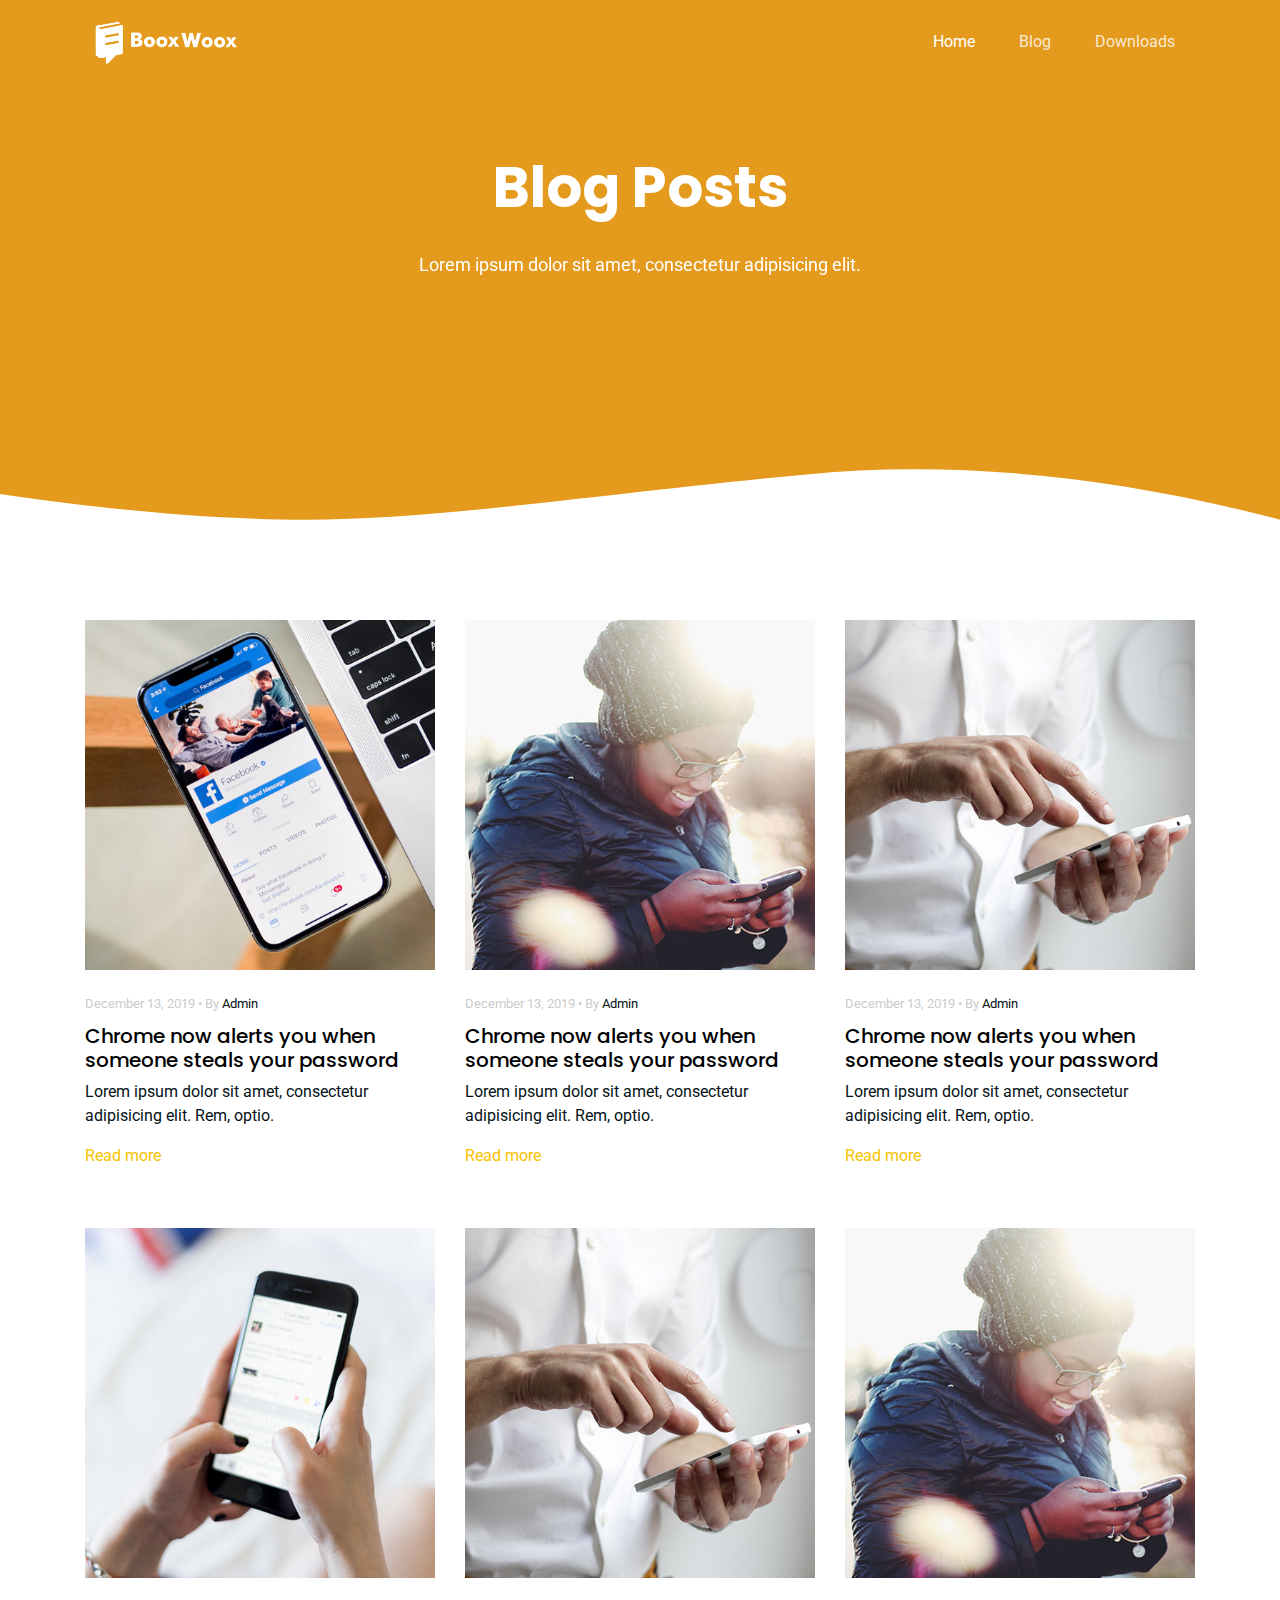
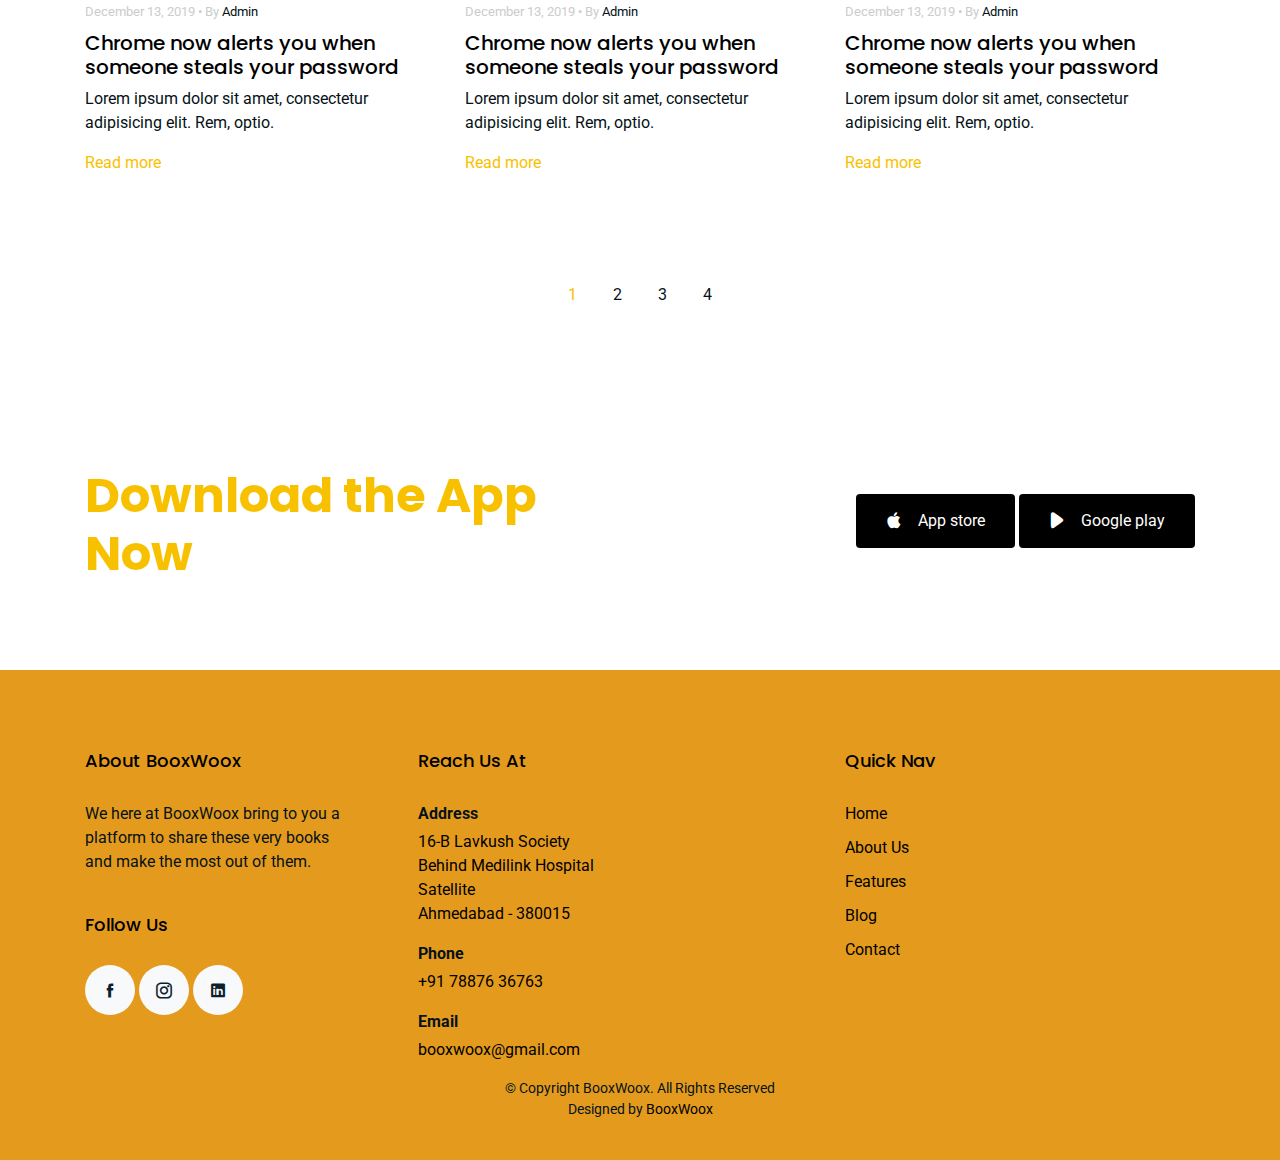
<file: blog.html>
<!DOCTYPE html>
<html lang="en">

<head>
  <meta charset="utf-8">
  <meta content="width=device-width, initial-scale=1.0" name="viewport">

  <title>Blog - BooxWoox</title>
  <meta content="" name="description">
  <meta content="" name="keywords">

  <!-- Favicons -->
  <link href="assets/img/favicon.png" rel="icon">
  <link href="assets/img/apple-touch-icon.png" rel="apple-touch-icon">

  <!-- Google Fonts -->
  <link href="https://fonts.googleapis.com/css?family=Roboto:300,300i,400,400i,500,500i,600,600i,700,700i|Poppins:300,300i,400,400i,500,500i,600,600i,700,700i" rel="stylesheet">

  <!-- Vendor CSS Files -->
  <link href="assets/vendor/bootstrap/css/bootstrap.min.css" rel="stylesheet">
  <link href="assets/vendor/icofont/icofont.min.css" rel="stylesheet">
  <link href="assets/vendor/aos/aos.css" rel="stylesheet">
  <link href="assets/vendor/line-awesome/css/line-awesome.min.css" rel="stylesheet">
  <link href="assets/vendor/owl.carousel/assets/owl.carousel.min.css" rel="stylesheet">

  <!-- Template Main CSS File -->
  <link href="assets/css/style.css" rel="stylesheet">

  <!-- =======================================================
  * Template Name: BooX - v2.2.1
  * Template URL: https://bootstrapmade.com/boox-bootstrap-app-landing-page-template/
  * Author: BootstrapMade.com
  * License: https://bootstrapmade.com/license/
  ======================================================== -->
</head>

<body>

 <!-- ======= Mobile Menu ======= -->
 <div class="site-mobile-menu site-navbar-target">
  <div class="site-mobile-menu-header">
      <div class="site-mobile-menu-close mt-3">
          <span class="icofont-close js-menu-toggle"></span>
      </div>
  </div>
  <div class="site-mobile-menu-body"></div>
</div>

<!-- ======= Header ======= -->
<header class="site-navbar js-sticky-header site-navbar-target" role="banner">

  <div class="container">
      <div class="row align-items-center">

          <div class="col-6 col-lg-2">
              <!-- <h1 class="mb-0 site-logo" ><a href="index.html" class="mb-0">BOOX</a></h1> -->
              <a href='index.html'><img src="assets/img/White.png" class="logo" alt='logo'></a>
          </div>

          <div class="col-12 col-md-10 d-none d-lg-block">
              <nav class="site-navigation position-relative text-right" role="navigation">

                  <ul class="site-menu main-menu js-clone-nav mr-auto d-none d-lg-block">
                      <li class="active"><a href="index.html" class="nav-link scroll">Home</a></li>
                      <!-- <li><a href="index.html#AboutUS" class="nav-link scroll">About Us</a></li>
                      <li><a href="index.html#Features" class="nav-link scroll">Features</a></li> -->



                      <li><a href="blog.html" class="nav-link">Blog</a>
          <!-- <ul class="dropdown">
            <li><a href="blog.html" class="nav-link">Blog</a></li>
            <li><a href="blog-single.html" class="nav-link">Blog Sigle</a></li>
          </ul> -->
        </li>
                      <!-- <li><a href="index.html#Contact" class="nav-link scroll">Contact</a></li> -->
                      <li><a href="#Download" class="nav-link scroll">Downloads</a></li>
                  </ul>
              </nav>
          </div>

          <div class="col-6 d-inline-block d-lg-none ml-md-0 py-3" style="position: relative; top: 3px;">

              <a href="#" class="burger site-menu-toggle js-menu-toggle" data-toggle="collapse" data-target="#main-navbar">
                  <span></span>
              </a>
          </div>

      </div>
  </div>

</header>
  <main id="main">

    <!-- ======= Blog Section ======= -->
    <section class="hero-section inner-page">
      <div class="wave">

        <svg width="1920px" height="265px" viewBox="0 0 1920 265" version="1.1" xmlns="http://www.w3.org/2000/svg" xmlns:xlink="http://www.w3.org/1999/xlink">
          <g id="Page-1" stroke="none" stroke-width="1" fill="none" fill-rule="evenodd">
            <g id="Apple-TV" transform="translate(0.000000, -402.000000)" fill="#FFFFFF">
              <path d="M0,439.134243 C175.04074,464.89273 327.944386,477.771974 458.710937,477.771974 C654.860765,477.771974 870.645295,442.632362 1205.9828,410.192501 C1429.54114,388.565926 1667.54687,411.092417 1920,477.771974 L1920,667 L1017.15166,667 L0,667 L0,439.134243 Z" id="Path"></path>
            </g>
          </g>
        </svg>

      </div>

      <div class="container">
        <div class="row align-items-center">
          <div class="col-12">
            <div class="row justify-content-center">
              <div class="col-md-7 text-center hero-text">
                <h1 data-aos="fade-up" data-aos-delay="">Blog Posts</h1>
                <p class="mb-5" data-aos="fade-up" data-aos-delay="100">Lorem ipsum dolor sit amet, consectetur adipisicing elit.</p>
              </div>
            </div>
          </div>
        </div>
      </div>

    </section>

    <section class="section">
      <div class="container">
        <div class="row mb-5">
          <div class="col-md-4">
            <div class="post-entry">
              <a href="blog-single.html" class="d-block mb-4">
                <img src="assets/img/img_1.jpg" alt="Image" class="img-fluid">
              </a>
              <div class="post-text">
                <span class="post-meta">December 13, 2019 &bullet; By <a href="#">Admin</a></span>
                <h3><a href="#">Chrome now alerts you when someone steals your password</a></h3>
                <p>Lorem ipsum dolor sit amet, consectetur adipisicing elit. Rem, optio.</p>
                <p><a href="#" class="readmore">Read more</a></p>
              </div>
            </div>
          </div>
          <div class="col-md-4">
            <div class="post-entry">
              <a href="blog-single.html" class="d-block mb-4">
                <img src="assets/img/img_2.jpg" alt="Image" class="img-fluid">
              </a>
              <div class="post-text">
                <span class="post-meta">December 13, 2019 &bullet; By <a href="#">Admin</a></span>
                <h3><a href="#">Chrome now alerts you when someone steals your password</a></h3>
                <p>Lorem ipsum dolor sit amet, consectetur adipisicing elit. Rem, optio.</p>
                <p><a href="#" class="readmore">Read more</a></p>
              </div>
            </div>
          </div>
          <div class="col-md-4">
            <div class="post-entry">
              <a href="blog-single.html" class="d-block mb-4">
                <img src="assets/img/img_3.jpg" alt="Image" class="img-fluid">
              </a>
              <div class="post-text">
                <span class="post-meta">December 13, 2019 &bullet; By <a href="#">Admin</a></span>
                <h3><a href="#">Chrome now alerts you when someone steals your password</a></h3>
                <p>Lorem ipsum dolor sit amet, consectetur adipisicing elit. Rem, optio.</p>
                <p><a href="#" class="readmore">Read more</a></p>
              </div>
            </div>
          </div>

          <div class="col-md-4">
            <div class="post-entry">
              <a href="blog-single.html" class="d-block mb-4">
                <img src="assets/img/img_4.jpg" alt="Image" class="img-fluid">
              </a>
              <div class="post-text">
                <span class="post-meta">December 13, 2019 &bullet; By <a href="#">Admin</a></span>
                <h3><a href="#">Chrome now alerts you when someone steals your password</a></h3>
                <p>Lorem ipsum dolor sit amet, consectetur adipisicing elit. Rem, optio.</p>
                <p><a href="#" class="readmore">Read more</a></p>
              </div>
            </div>
          </div>
          <div class="col-md-4">
            <div class="post-entry">
              <a href="blog-single.html" class="d-block mb-4">
                <img src="assets/img/img_3.jpg" alt="Image" class="img-fluid">
              </a>
              <div class="post-text">
                <span class="post-meta">December 13, 2019 &bullet; By <a href="#">Admin</a></span>
                <h3><a href="#">Chrome now alerts you when someone steals your password</a></h3>
                <p>Lorem ipsum dolor sit amet, consectetur adipisicing elit. Rem, optio.</p>
                <p><a href="#" class="readmore">Read more</a></p>
              </div>
            </div>
          </div>
          <div class="col-md-4">
            <div class="post-entry">
              <a href="blog-single.html" class="d-block mb-4">
                <img src="assets/img/img_2.jpg" alt="Image" class="img-fluid">
              </a>
              <div class="post-text">
                <span class="post-meta">December 13, 2019 &bullet; By <a href="#">Admin</a></span>
                <h3><a href="#">Chrome now alerts you when someone steals your password</a></h3>
                <p>Lorem ipsum dolor sit amet, consectetur adipisicing elit. Rem, optio.</p>
                <p><a href="#" class="readmore">Read more</a></p>
              </div>
            </div>
          </div>

        </div>

        <div class="row">
          <div class="col-12 text-center">
            <span class="p-3 active text-primary">1</span>
            <a href="#" class="p-3">2</a>
            <a href="#" class="p-3">3</a>
            <a href="#" class="p-3">4</a>
          </div>
        </div>
      </div>

    </section>

    <!-- ======= CTA Section ======= -->
    <section class="section cta-section" id="Download">
      <div class="container">
          <div class="row align-items-center">
              <div class="col-md-6 mr-auto text-center text-md-left mb-5 mb-md-0">
                  <h2 class='section-heading'>Download the App Now</h2>
              </div>
              <div class="col-md-5 text-center text-md-right">
                  <p><a href="#" class="btn"><span class="icofont-brand-apple mr-3"></span>App store</a> <a href="#" class="btn"><span class="icofont-ui-play mr-3"></span>Google play</a></p>
              </div>
          </div>
      </div>
  </section><!-- End CTA Section -->

  </main><!-- End #main -->

  <!-- ======= Footer ======= -->
  <footer class="footer" role="contentinfo">
    <div class="container">
        <div class="row">
            <div class="col-md-3 mb-8 mb-md-0">
              <div class="row">
                <div class="col">
                <h3>About BooxWoox</h3>
                <p>We here at BooxWoox bring to you a platform to share these very books and make the most out of them.</p>
              </div>
              </div>

              <div class="row pt-4">
                <div class="col">
                <h3>Follow Us</h3>
                <p class="social">
                    <!-- <a href="#"><span class="icofont-twitter"></span></a> -->
                    <a href="#"><span class="icofont-facebook"></span></a>
                    <a href="#"><span class="icofont-instagram"></span></a>
                    <a href="#"><span class="icofont-linkedin"></span></a>
                </p>
              </div>
            </div>
            </div>
            <div class="col-md-4 mb-8 mb-md-0 ml-auto">
                <h3>Reach Us At</h3>
                <ul class="list-unstyled">
                    <li class="mb-3">
                        <strong class="d-block mb-1">Address</strong>
                        <span><a href="https://maps.app.goo.gl/da38M9VVT67jWdTTA" target="_blank" rel="noopener noreferrer">16-B Lavkush Society<br/>Behind Medilink Hospital<br/>Satellite<br/>Ahmedabad - 380015</a></span>
                    </li>
                    <li class="mb-3">
                        <strong class="d-block mb-1">Phone</strong>
                        <span><a href="tel:+91-78876-36763" data-tracking-element-type="3" jslog="56037; track:impression,click" itemprop="telephone" dir="ltr">+91 78876 36763</a></p></span>
                    </li>
                    <li class="mb-3">
                        <strong class="d-block mb-1">Email</strong>
                        <span><a href="mailto:booxwoox@gmail.com">booxwoox@gmail.com</a></span>
                    </li>
                </ul>
            </div>

            <div class="col-md-4 ml-auto">
                <div class="row site-section pt-0">
                    <div class="col-md-4 mb-4 mb-md-0">
                        <h3> Quick Nav</h3>
                        <ul class="list-unstyled">
                            <li><a href="#hero">Home</a></li>
                            <li><a href="#AboutUS">About Us</a></li>
                            <li><a href="#Features">Features</a></li>
                            <li><a href="#hero">Blog</a></li>
                            <li><a href="#Contact">Contact</a></li>
                        </ul>
                    </div>
                    <!-- <div class="col-md-4 mb-4 mb-md-0">
          <h3>Services</h3>
          <ul class="list-unstyled">
            <li><a href="#">Team</a></li>
            <li><a href="#">Collaboration</a></li>
            <li><a href="#">Todos</a></li>
            <li><a href="#">Events</a></li>
          </ul>
        </div> -->
                    <!-- <div class="col-md-6 mb-3 mb-md-0">
                        <h3>Downloads</h3>
                        <ul class="list-unstyled">
                            <li><a href="#">Get from the App Store</a></li>
                            <li><a href="#">Get from the Play Store</a></li>
                        </ul>
                    </div> -->
                </div>
            </div>
        </div>

        <div class="row justify-content-center text-center">
            <div class="col-md-7">
                <p class="copyright">&copy; Copyright BooxWoox. All Rights Reserved</p>
                <div class="credits">
                    Designed by <a href="index.html">BooxWoox</a>
                </div>
            </div>
        </div>

    </div>
</footer>

  <a href="#" class="back-to-top"><i class="icofont-simple-up"></i></a>

  <!-- Vendor JS Files -->
  <script src="assets/vendor/jquery/jquery.min.js"></script>
  <script src="assets/vendor/bootstrap/js/bootstrap.bundle.min.js"></script>
  <script src="assets/vendor/jquery.easing/jquery.easing.min.js"></script>
  <script src="assets/vendor/php-email-form/validate.js"></script>
  <script src="assets/vendor/aos/aos.js"></script>
  <script src="assets/vendor/owl.carousel/owl.carousel.min.js"></script>
  <script src="assets/vendor/jquery-sticky/jquery.sticky.js"></script>

  <!-- Template Main JS File -->
  <script src="assets/js/main.js"></script>

</body>

</html>
</file>
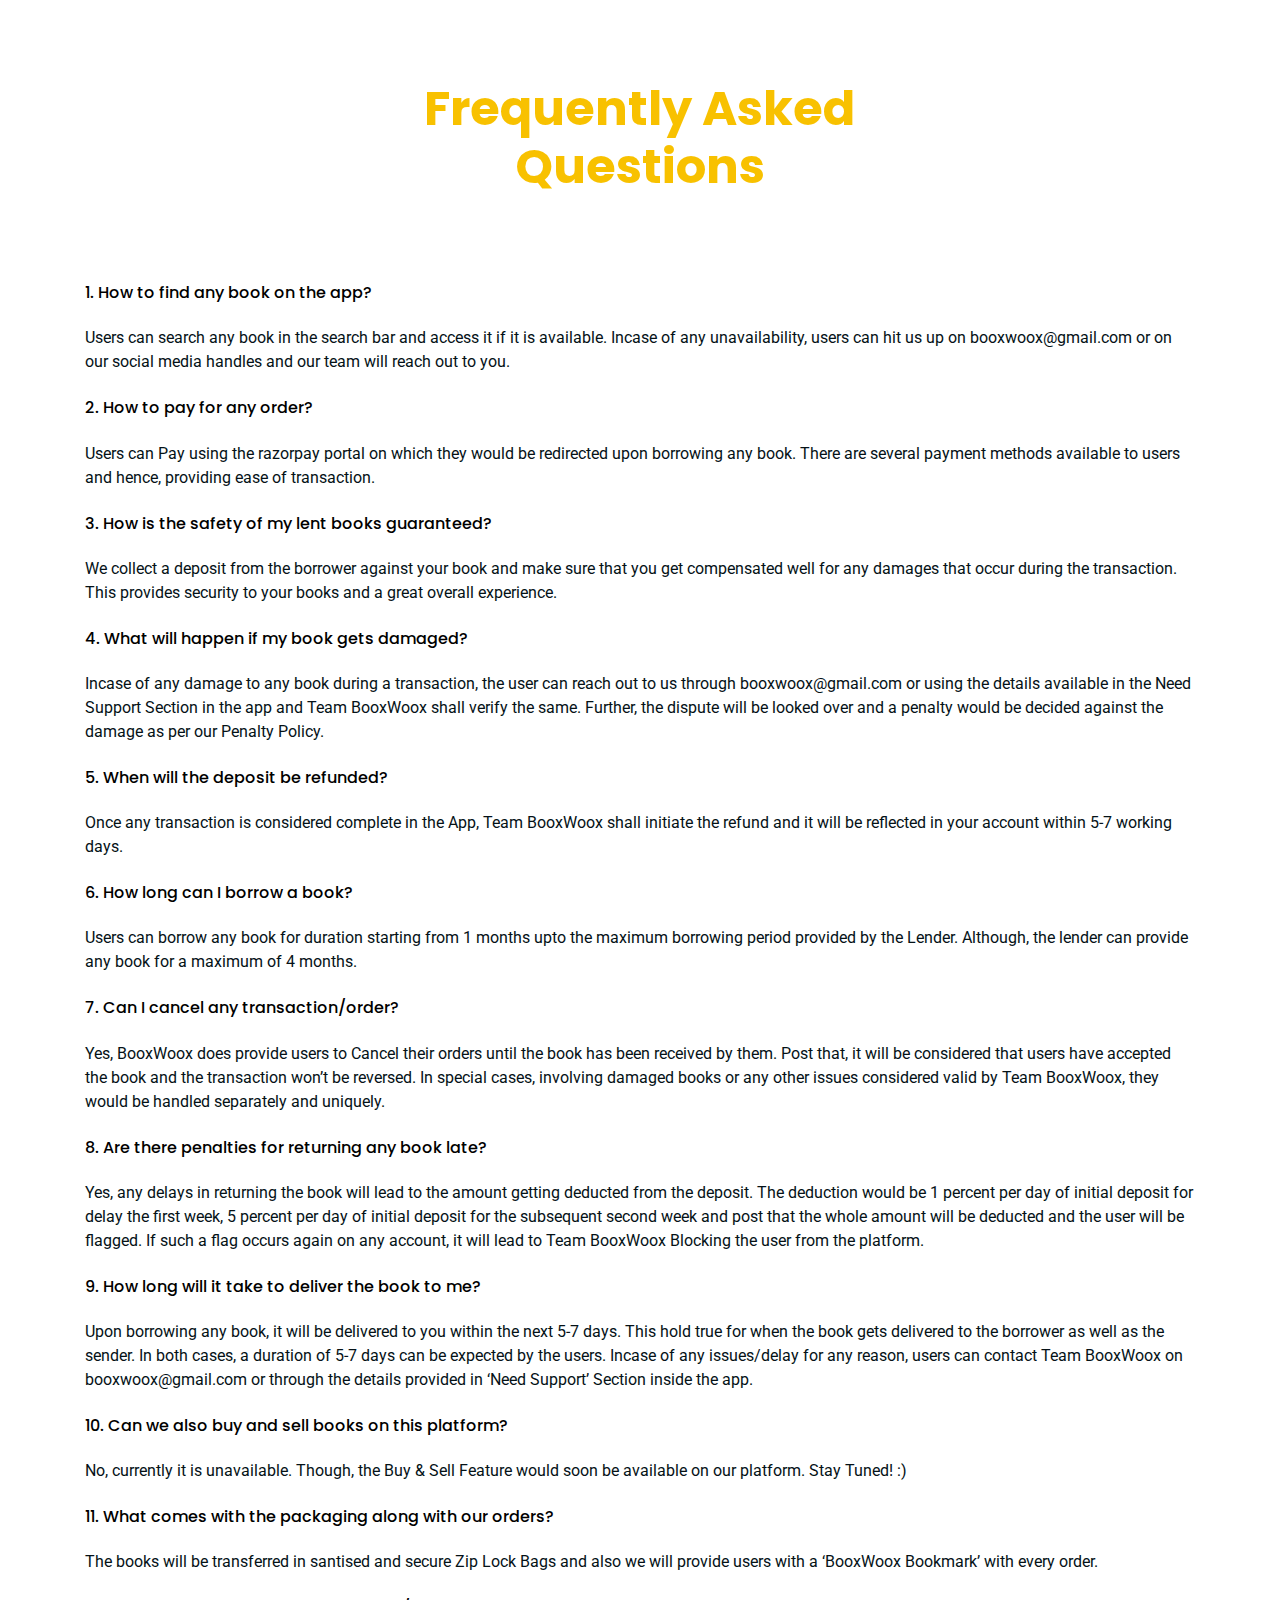
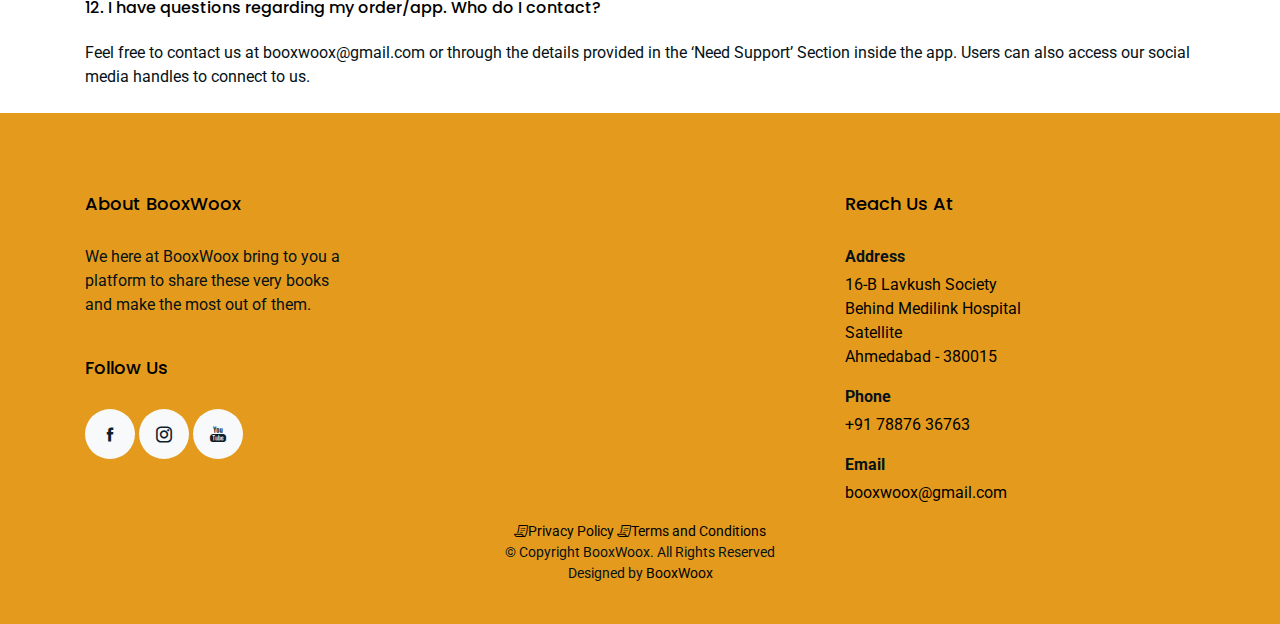
<file: FAQs.html>
<!DOCTYPE html>
<html lang="en">

<head>
    <meta charset="utf-8">
    <meta content="width=device-width, initial-scale=1.0" name="viewport">

    <title>BooxWoox FAQs</title>
    <meta content="" name="description">
    <meta content="" name="keywords">

    <!-- Favicons -->
    <link href="assets/img/favicon.png" rel="icon">
    <link href="assets/img/apple-touch-icon.png" rel="apple-touch-icon">

    <!-- Google Fonts -->
    <link href="https://fonts.googleapis.com/css?family=Roboto:300,300i,400,400i,500,500i,600,600i,700,700i|Poppins:300,300i,400,400i,500,500i,600,600i,700,700i" rel="stylesheet">

    <!-- Vendor CSS Files -->
    <link href="assets/vendor/bootstrap/css/bootstrap.min.css" rel="stylesheet">
    <link href="assets/vendor/icofont/icofont.min.css" rel="stylesheet">
    <link href="assets/vendor/aos/aos.css" rel="stylesheet">
    <link href="assets/vendor/line-awesome/css/line-awesome.min.css" rel="stylesheet">
    <link href="assets/vendor/owl.carousel/assets/owl.carousel.min.css" rel="stylesheet">

    <!-- Template Main CSS File -->
    <link href="assets/css/style.css" rel="stylesheet">

</head>

<body>
    <section class="section" id="penparam">
        <div class="row justify-content-center text-center ">
            <div class="col-md-5" data-aos="fade-up">
                <h2 class="section-heading">Frequently Asked Questions</h2>
            </div>
        </div>
    </section>
    <!-- <section class="section pb-0"> -->
    <div class="container">
        <div class="row align-items-center">
            <div class="col-md-12 mr-auto">
                <h6 class="mb-4">1. How to find any book on the app?</h6>
                <p class="mb-4">Users can search any book in the search bar and access it if it is available. Incase of any unavailability, users can hit us up on <a href="mailto:booxwoox@gmail.com">booxwoox@gmail.com</a> or on our social media handles and our team will
                    reach out to you.</p>
                <h6 class="mb-4">2. How to pay for any order?</h6>
                <p class="mb-4"> Users can Pay using the razorpay portal on which they would be redirected upon borrowing any book. There are several payment methods available to users and hence, providing ease of transaction.</p>
                <h6 class="mb-4">3. How is the safety of my lent books guaranteed?</h6>
                <p class="mb-4">We collect a deposit from the borrower against your book and make sure that you get compensated well for any damages that occur during the transaction. This provides security to your books and a great overall experience.</p>
                <h6 class="mb-4">4. What will happen if my book gets damaged?</h6>
                <p class="mb-4"> Incase of any damage to any book during a transaction, the user can reach out to us through <a href="mailto:booxwoox@gmail.com">booxwoox@gmail.com</a> or using the details available in the Need Support Section in the app and Team BooxWoox
                    shall verify the same. Further, the dispute will be looked over and a penalty would be decided against the damage as per our Penalty Policy.</p>
                <h6 class="mb-4">5. When will the deposit be refunded?</h6>
                <p class="mb-4"> Once any transaction is considered complete in the App, Team BooxWoox shall initiate the refund and it will be reflected in your account within 5-7 working days.</p>
                <h6 class="mb-4">6. How long can I borrow a book?</h6>
                <p class="mb-4">Users can borrow any book for duration starting from 1 months upto the maximum borrowing period provided by the Lender. Although, the lender can provide any book for a maximum of 4 months.</p>
                <h6 class="mb-4">7. Can I cancel any transaction/order?</h6>
                <p class="mb-4">Yes, BooxWoox does provide users to Cancel their orders until the book has been received by them. Post that, it will be considered that users have accepted the book and the transaction won’t be reversed. In special cases, involving damaged
                    books or any other issues considered valid by Team BooxWoox, they would be handled separately and uniquely.
                </p>
                <h6 class="mb-4">8. Are there penalties for returning any book late?</h6>
                <p class="mb-4">Yes, any delays in returning the book will lead to the amount getting deducted from the deposit. The deduction would be 1 percent per day of initial deposit for delay the first week, 5 percent per day of initial deposit for the subsequent
                    second week and post that the whole amount will be deducted and the user will be flagged. If such a flag occurs again on any account, it will lead to Team BooxWoox Blocking the user from the platform.</p>
                <h6 class="mb-4">9. How long will it take to deliver the book to me?</h6>
                <p class="mb-4">Upon borrowing any book, it will be delivered to you within the next 5-7 days. This hold true for when the book gets delivered to the borrower as well as the sender. In both cases, a duration of 5-7 days can be expected by the users. Incase
                    of any issues/delay for any reason, users can contact Team BooxWoox on <a href="mailto:booxwoox@gmail.com">booxwoox@gmail.com</a> or through the details provided in ‘Need Support’ Section inside the app.</p>
                <h6 class="mb-4">10. Can we also buy and sell books on this platform?</h6>
                <p class="mb-4">No, currently it is unavailable. Though, the Buy & Sell Feature would soon be available on our platform. Stay Tuned! :)</p>
                <h6 class="mb-4">11. What comes with the packaging along with our orders?</h6>
                <p class="mb-4"> The books will be transferred in santised and secure Zip Lock Bags and also we will provide users with a ‘BooxWoox Bookmark’ with every order.</p>
                <h6 class="mb-4">12. I have questions regarding my order/app. Who do I contact?</h6>
                <p class="mb-4"> Feel free to contact us at <a href="mailto:booxwoox@gmail.com">booxwoox@gmail.com</a> or through the details provided in the ‘Need Support’ Section inside the app. Users can also access our social media handles to connect to us.</p>
            </div>
        </div>
    </div>
    <!-- </section> -->






    <footer class="footer" role="contentinfo">
        <div class="container">
            <div class="row">
                <div class="col-md-3 mb-8 mb-md-0">
                    <div class="row">
                        <div class="col">
                            <h3>About BooxWoox</h3>
                            <p>We here at BooxWoox bring to you a platform to share these very books and make the most out of them.</p>
                        </div>
                    </div>

                    <div class="row pt-4">
                        <div class="col">
                            <h3>Follow Us</h3>
                            <p class="social">
                                <!-- <a href="#"><span class="icofont-twitter"></span></a> -->
                                <a href="https://www.facebook.com/BooxWoox-111379667801326/" target="_blank" rel="noreferrer"><span class="icofont-facebook"></span></a>
                                <a href="https://www.instagram.com/invites/contact/?i=1jlpwm2kb7rl3&utm_content=lwci6ch" target="_blank" rel="noopener noreferrer"><span class="icofont-instagram"></span></a>
                                <a href="https://www.youtube.com/channel/UCI7Lz3so3Gg8kzxUk9IWU8Q" target="_blank" rel="noreferrer"><span class="icofont-brand-youtube"></span></a>
                            </p>
                        </div>
                    </div>
                </div>
                <div class="col-md-4 mb-8 mb-md-0 ml-auto">
                    <h3>Reach Us At</h3>
                    <ul class="list-unstyled">
                        <li class="mb-3">
                            <strong class="d-block mb-1">Address</strong>
                            <span><a href="https://maps.app.goo.gl/da38M9VVT67jWdTTA" target="_blank" rel="noopener noreferrer">16-B Lavkush Society<br/>Behind Medilink Hospital<br/>Satellite<br/>Ahmedabad - 380015</a></span>
                        </li>
                        <li class="mb-3">
                            <strong class="d-block mb-1">Phone</strong>
                            <span><a href="tel:+91-78876-36763" data-tracking-element-type="3" jslog="56037; track:impression,click" itemprop="telephone" dir="ltr">+91 78876 36763</a></p></span>
                        </li>
                        <li class="mb-3">
                            <strong class="d-block mb-1">Email</strong>
                            <span><a href="mailto:booxwoox@gmail.com">booxwoox@gmail.com</a></span>
                        </li>
                    </ul>
                </div>
            </div>

            <div class="row justify-content-center text-center">
                <div class="col-md-7">
                    <div class="credits">
                        <a href="privacypolicy.html "><i class="icofont-paper"></i>Privacy Policy  </a><a href="tnc.html"><i class="icofont-paper"></i>Terms and Conditions</a>
                    </div>
                </div>
                <div class="col-md-7">
                    <p class="copyright">&copy; Copyright BooxWoox. All Rights Reserved</p>
                    <div class="credits">
                        Designed by <a href="index.html">BooxWoox</a>
                    </div>
                </div>
            </div>

        </div>
    </footer>

    <a href="#" class="back-to-top"><i class="icofont-simple-up"></i></a>

    <!-- Vendor JS Files -->
    <script src="assets/vendor/jquery/jquery.min.js"></script>
    <!-- <script src="https://ajax.googleapis.com/ajax/libs/jquery/3.1.1/jquery.min.js"></script> -->
    <script src="assets/vendor/bootstrap/js/bootstrap.bundle.min.js"></script>
    <script src="assets/vendor/jquery.easing/jquery.easing.min.js"></script>
    <script src="assets/vendor/php-email-form/validate.js"></script>
    <script src="assets/vendor/aos/aos.js"></script>
    <script src="assets/vendor/owl.carousel/owl.carousel.min.js"></script>
    <script src="assets/vendor/jquery-sticky/jquery.sticky.js"></script>
    <!-- Template Main JS File -->
    <script src="assets/js/main.js"></script>

</body>

</html>
</file>
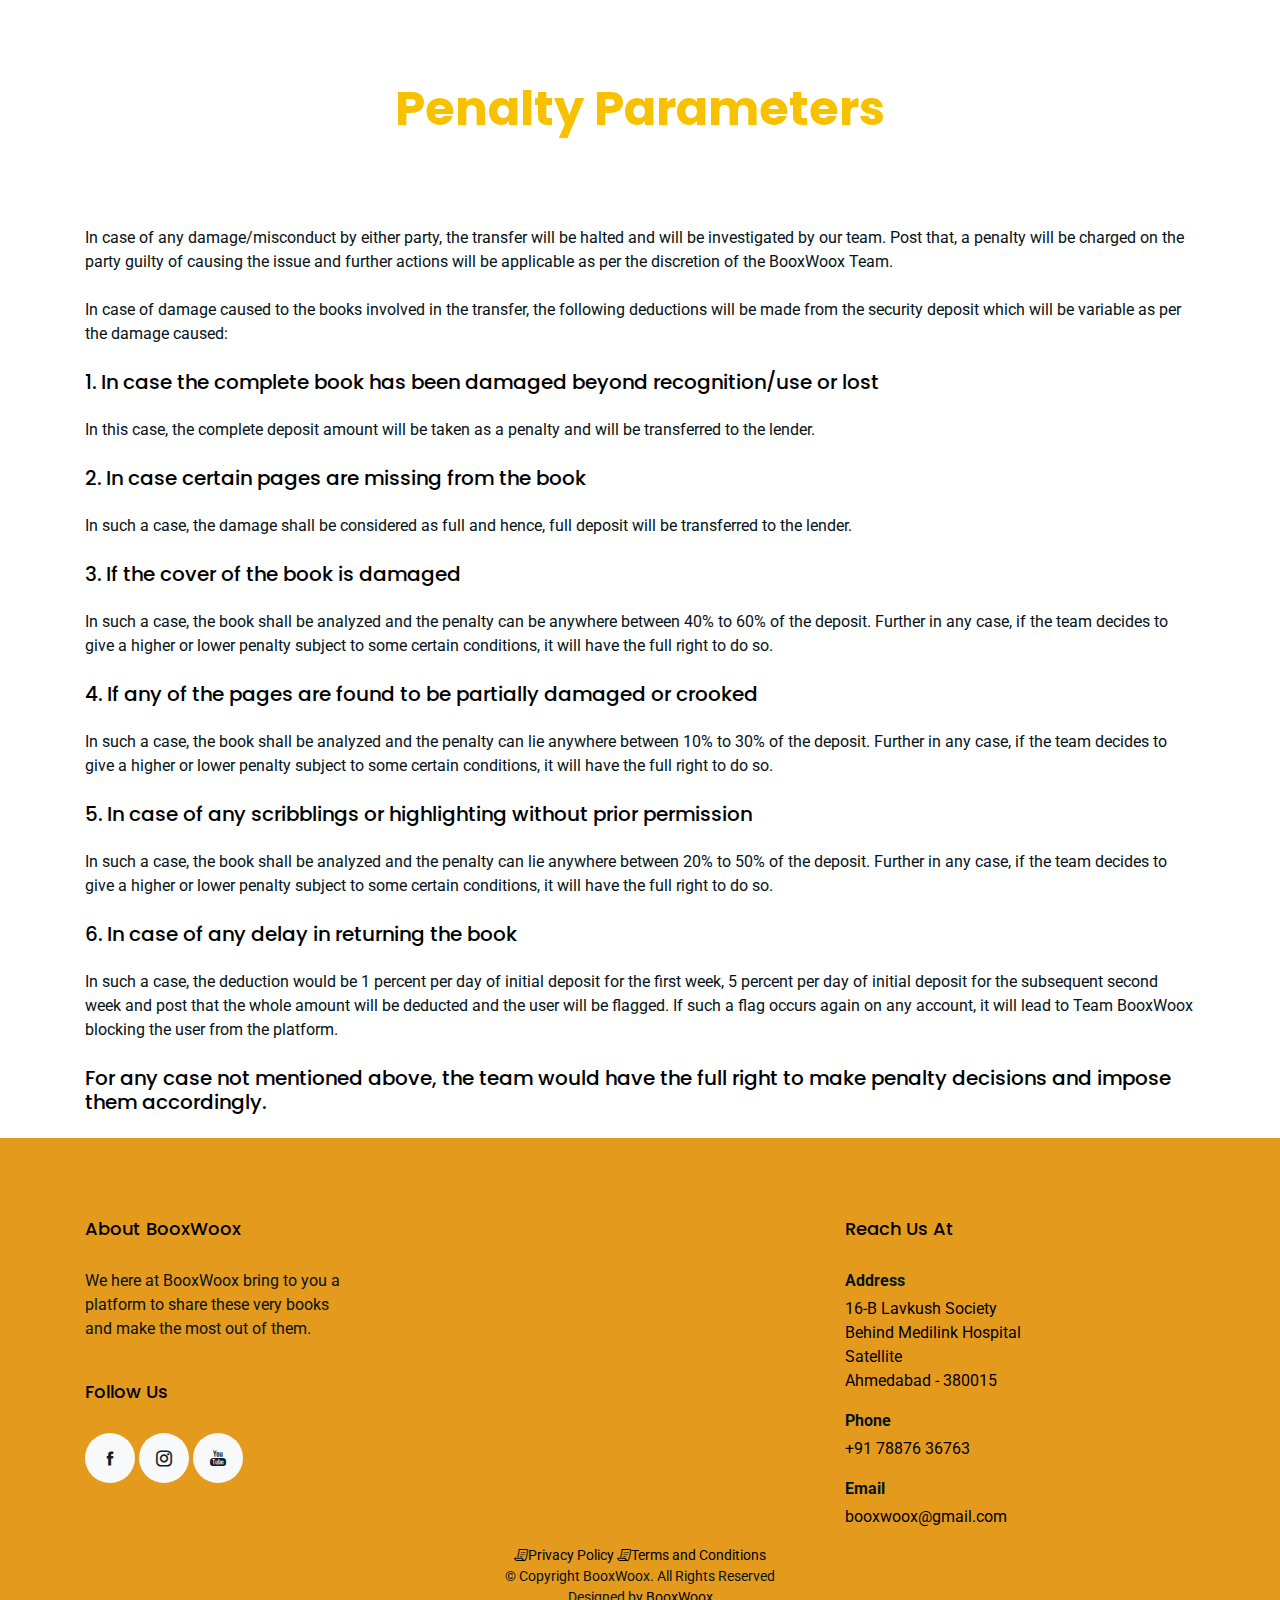
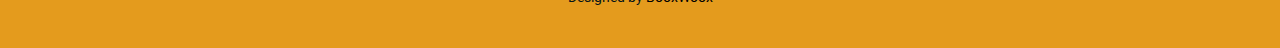
<file: penaltyparams.html>
<!DOCTYPE html>
<html lang="en">

<head>
    <meta charset="utf-8">
    <meta content="width=device-width, initial-scale=1.0" name="viewport">

    <title>Penalty Parameters</title>
    <meta content="" name="description">
    <meta content="" name="keywords">

    <!-- Favicons -->
    <link href="assets/img/favicon.png" rel="icon">
    <link href="assets/img/apple-touch-icon.png" rel="apple-touch-icon">

    <!-- Google Fonts -->
    <link href="https://fonts.googleapis.com/css?family=Roboto:300,300i,400,400i,500,500i,600,600i,700,700i|Poppins:300,300i,400,400i,500,500i,600,600i,700,700i" rel="stylesheet">

    <!-- Vendor CSS Files -->
    <link href="assets/vendor/bootstrap/css/bootstrap.min.css" rel="stylesheet">
    <link href="assets/vendor/icofont/icofont.min.css" rel="stylesheet">
    <link href="assets/vendor/aos/aos.css" rel="stylesheet">
    <link href="assets/vendor/line-awesome/css/line-awesome.min.css" rel="stylesheet">
    <link href="assets/vendor/owl.carousel/assets/owl.carousel.min.css" rel="stylesheet">

    <!-- Template Main CSS File -->
    <link href="assets/css/style.css" rel="stylesheet">

</head>

<body>
    <section class="section" id="penparam">
        <div class="row justify-content-center text-center ">
            <div class="col-md-5" data-aos="fade-up">
                <h2 class="section-heading">Penalty Parameters</h2>
            </div>
        </div>
    </section>
    <!-- <section class="section pb-0"> -->
    <div class="container">
        <div class="row align-items-center">
            <div class="col-md-12 mr-auto">
                <p class="mb-4">In case of any damage/misconduct by either party, the transfer will be halted and will be investigated by our team. Post that, a penalty will be charged on the party guilty of causing the issue and further actions will be applicable as
                    per the discretion of the BooxWoox Team.</p>
                <p class="mb-4">In case of damage caused to the books involved in the transfer, the following deductions will be made from the security deposit which will be variable as per the damage caused:</p>
                <h5 class="mb-4">1. In case the complete book has been damaged beyond recognition/use or lost</h5>
                <p class="mb-4"> In this case, the complete deposit amount will be taken as a penalty and will be transferred to the lender.</p>
                <h5 class="mb-4">2. In case certain pages are missing from the book</h5>
                <p class="mb-4"> In such a case, the damage shall be considered as full and hence, full deposit will be transferred to the lender.</p>
                <h5 class="mb-4">3. If the cover of the book is damaged</h5>
                <p class="mb-4"> In such a case, the book shall be analyzed and the penalty can be anywhere between 40% to 60% of the deposit. Further in any case, if the team decides to give a higher or lower penalty subject to some certain conditions, it will have the
                    full right to do so.</p>
                <h5 class="mb-4">4. If any of the pages are found to be partially damaged or crooked</h5>
                <p class="mb-4"> In such a case, the book shall be analyzed and the penalty can lie anywhere between 10% to 30% of the deposit. Further in any case, if the team decides to give a higher or lower penalty subject to some certain conditions, it will have
                    the full right to do so.</p>
                <h5 class="mb-4">5. In case of any scribblings or highlighting without prior permission</h5>
                <p class="mb-4">In such a case, the book shall be analyzed and the penalty can lie anywhere between 20% to 50% of the deposit. Further in any case, if the team decides to give a higher or lower penalty subject to some certain conditions, it will have
                    the full right to do so.</p>
                <h5 class="mb-4">6. In case of any delay in returning the book</h5>
                <p class="mb-4"> In such a case, the deduction would be 1 percent per day of initial deposit for the first week, 5 percent per day of initial deposit for the subsequent second week and post that the whole amount will be deducted and the user will be flagged.
                    If such a flag occurs again on any account, it will lead to Team BooxWoox blocking the user from the platform.</p>
                <h5 class="mb-4">For any case not mentioned above, the team would have the full right to make penalty decisions and impose them accordingly. </h5>
            </div>
        </div>
    </div>
    <!-- </section> -->






    <footer class="footer" role="contentinfo">
        <div class="container">
            <div class="row">
                <div class="col-md-3 mb-8 mb-md-0">
                    <div class="row">
                        <div class="col">
                            <h3>About BooxWoox</h3>
                            <p>We here at BooxWoox bring to you a platform to share these very books and make the most out of them.</p>
                        </div>
                    </div>

                    <div class="row pt-4">
                        <div class="col">
                            <h3>Follow Us</h3>
                            <p class="social">
                                <!-- <a href="#"><span class="icofont-twitter"></span></a> -->
                                <a href="https://www.facebook.com/BooxWoox-111379667801326/" target="_blank" rel="noreferrer"><span class="icofont-facebook"></span></a>
                                <a href="https://www.instagram.com/invites/contact/?i=1jlpwm2kb7rl3&utm_content=lwci6ch" target="_blank" rel="noopener noreferrer"><span class="icofont-instagram"></span></a>
                                <a href="https://www.youtube.com/channel/UCI7Lz3so3Gg8kzxUk9IWU8Q" target="_blank" rel="noreferrer"><span class="icofont-brand-youtube"></span></a>
                            </p>
                        </div>
                    </div>
                </div>
                <div class="col-md-4 mb-8 mb-md-0 ml-auto">
                    <h3>Reach Us At</h3>
                    <ul class="list-unstyled">
                        <li class="mb-3">
                            <strong class="d-block mb-1">Address</strong>
                            <span><a href="https://maps.app.goo.gl/da38M9VVT67jWdTTA" target="_blank" rel="noopener noreferrer">16-B Lavkush Society<br/>Behind Medilink Hospital<br/>Satellite<br/>Ahmedabad - 380015</a></span>
                        </li>
                        <li class="mb-3">
                            <strong class="d-block mb-1">Phone</strong>
                            <span><a href="tel:+91-78876-36763" data-tracking-element-type="3" jslog="56037; track:impression,click" itemprop="telephone" dir="ltr">+91 78876 36763</a></p></span>
                        </li>
                        <li class="mb-3">
                            <strong class="d-block mb-1">Email</strong>
                            <span><a href="mailto:booxwoox@gmail.com">booxwoox@gmail.com</a></span>
                        </li>
                    </ul>
                </div>
            </div>

            <div class="row justify-content-center text-center">
                <div class="col-md-7">
                    <div class="credits">
                        <a href="privacypolicy.html "><i class="icofont-paper"></i>Privacy Policy  </a><a href="tnc.html"><i class="icofont-paper"></i>Terms and Conditions</a>
                    </div>
                </div>
                <div class="col-md-7">
                    <p class="copyright">&copy; Copyright BooxWoox. All Rights Reserved</p>
                    <div class="credits">
                        Designed by <a href="index.html">BooxWoox</a>
                    </div>
                </div>
            </div>

        </div>
    </footer>

    <a href="#" class="back-to-top"><i class="icofont-simple-up"></i></a>

    <!-- Vendor JS Files -->
    <script src="assets/vendor/jquery/jquery.min.js"></script>
    <!-- <script src="https://ajax.googleapis.com/ajax/libs/jquery/3.1.1/jquery.min.js"></script> -->
    <script src="assets/vendor/bootstrap/js/bootstrap.bundle.min.js"></script>
    <script src="assets/vendor/jquery.easing/jquery.easing.min.js"></script>
    <script src="assets/vendor/php-email-form/validate.js"></script>
    <script src="assets/vendor/aos/aos.js"></script>
    <script src="assets/vendor/owl.carousel/owl.carousel.min.js"></script>
    <script src="assets/vendor/jquery-sticky/jquery.sticky.js"></script>
    <!-- Template Main JS File -->
    <script src="assets/js/main.js"></script>

</body>

</html>
</file>
<file: assets/css/style.css>
@import url('https://fonts.googleapis.com/css2?family=BioRhyme:wght@800&display=swap');
html {
    overflow-x: hidden;
}

body {
    font-family: "Roboto", sans-serif;
    color: #051217;
    line-height: 1.5;
}

a {
    color: #051217;
    transition: .3s all ease;
}

a:hover {
    color: #000;
}

h1,
h2,
h3,
h4,
h5,
h6,
.font-heading {
    font-family: "Poppins", sans-serif;
    color: #000;
}

.container {
    z-index: 2;
    position: relative;
}

.text-black {
    color: #000 !important;
}

.text-primary {
    color: #f8c100 !important;
}

.border-top {
    border-top: 1px solid #f2f2f2 !important;
}

.border-bottom {
    border-bottom: 1px solid #f2f2f2 !important;
}

figure figcaption {
    margin-top: .5rem;
    font-style: italic;
    font-size: .8rem;
}

section {
    overflow: hidden;
}

.section {
    padding: 5rem 0;
}

.section-heading {
    font-size: 3rem;
    font-weight: 700;
    /*background: linear-gradient(-45deg, #b67400, #f8c100);*/
    background: #f8c100;
    -webkit-background-clip: text;
    -webkit-text-fill-color: transparent;
}


/* Back to top button */

.back-to-top {
    position: fixed;
    display: none;
    background: #f8c100;
    color: #fff;
    width: 44px;
    height: 44px;
    text-align: center;
    line-height: 1;
    font-size: 16px;
    border-radius: 50%;
    right: 15px;
    bottom: 15px;
    transition: background 0.5s;
    z-index: 11;
}

.back-to-top i {
    color: #fff;
    font-size: 24px;
    position: absolute;
    top: 8px;
    left: 10px;
}

@media (max-width: 768px) {
    .back-to-top {
        bottom: 15px;
    }
}


/* Default btn sre-tyling */

.btn {
    border: none;
    padding: 15px 30px !important;
}

.btn.btn-outline-white {
    border: 2px solid #fff;
    background: none;
    color: #fff;
}

.btn.btn-outline-white:hover {
    background: #fff;
    color: #f8c100;
}

.btn.btn-primary {
    background: #f8c100;
    background: linear-gradient(-45deg, #b67400, #f8c100);
    color: #fff;
    box-shadow: 0 10px 30px 0 rgba(0, 0, 0, 0.15);
}


/* Feature 1 */

.feature-1 .wrap-icon {
    margin: 0 auto;
    height: 100px;
    width: 100px;
    border-radius: 50%;
    position: relative;
    margin-bottom: 30px;
    box-shadow: 0 15px 30px 0 rgba(0, 0, 0, 0.2);
}

.feature-1 .wrap-icon.icon-1 {
    background: linear-gradient(-45deg, #b67400, #f8c100);
}

.feature-1 .wrap-icon .icon {
    position: absolute;
    top: 50%;
    left: 50%;
    transform: translate(-50%, -50%);
    color: #fff;
    font-size: 2.5rem;
}

.feature-1 h3 {
    font-size: 20px;
}

.feature-1 p {
    color: #b1b1b1;
}


/* Step */

.step {
    box-shadow: 0 10px 30px -5px rgba(0, 0, 0, 0.1);
    background: #fff;
    padding: 40px;
}

.step .number {
    background: linear-gradient(-45deg, #f8c100, #f8c100);
    -webkit-background-clip: text;
    -webkit-text-fill-color: transparent;
    font-weight: 700;
    letter-spacing: .2rem;
    margin-bottom: 10px;
    display: block;
}

.step p:last-child {
    margin-bottom: 0px;
}


/* Review */

.review h3 {
    font-size: 20px;
}

.review p {
    line-height: 1.8;
    font-style: italic;
    color: #333333;
}

.review .stars span {
    color: #FF8803;
}

.review .stars .muted {
    color: #ccc;
}

.review .review-user img {
    width: 70px;
    margin: 0 auto;
}


/* Testimonial Carousel */


/* .testimonial-carousel .owl-dots {
  position: absolute;
  bottom: -40px;
  width: 100%;
  text-align: center;
}

.testimonial-carousel .owl-dots .owl-dot {
  display: inline-block;
}

.testimonial-carousel .owl-dots .owl-dot > span {
  display: inline-block;
  width: 7px;
  height: 7px;
  background-color: #cbd3da;
  border-radius: 50%;
  margin: 5px;
}

.testimonial-carousel .owl-dots .owl-dot.active {
  outline: none;
}

.testimonial-carousel .owl-dots .owl-dot.active > span {
  background: linear-gradient(-45deg, #b67400, #f8c100);
} */


/* Pricing */


/* .pricing {
  padding: 50px;
  background: linear-gradient(-45deg, #b67400, #f8c100);
  color: #fff;
  padding-bottom: 12rem !important;
  position: relative;
  border-radius: 4px;
  color: #000000;
  background: #fff;
  box-shadow: 0 10px 30px 0 rgba(0, 0, 0, 0.2);
}

.pricing h3 {
  color: #f8c100;
}

.pricing .price-cta {
  position: absolute;
  bottom: 50px;
  width: 100%;
  text-align: center;
  left: 0;
}

.pricing .price-cta .price {
  display: block;
  margin-bottom: 20px;
  font-size: 2rem;
  font-weight: 300;
}

.pricing .popularity {
  text-transform: uppercase;
  font-size: 12px;
  letter-spacing: .2rem;
  display: block;
  margin-bottom: 20px;
}

.pricing ul {
  margin-bottom: 50px;
}

.pricing ul li {
  margin-bottom: 10px;
}

.pricing .btn-white {
  background: #fff;
  border: 2px solid #f1f1f1;
  border-radius: 4px;
  box-shadow: 0 5px 20px 0 rgba(0, 0, 0, 0.1);
}

.pricing .btn-white:hover {
  color: #f8c100;
}

.pricing.popular {
  background: #fff;
  box-shadow: 0 10px 30px 0 rgba(0, 0, 0, 0.2);
  color: #000000;
  background: linear-gradient(-45deg,  #b67400, #f8c100);
  color: #fff;
  box-shadow: none;
}

.pricing.popular .popularity {
  color: #b3b3b3;
}

.pricing.popular h3 {
  color: #fff;
  background: none;
}

.pricing.popular .btn-white {
  border: 2px solid #f8c100;
} */


/* CTA Section */

.cta-section {
    /* background: linear-gradient(to right, #b67400 0%, #f8c100 100%); */
    color: #fff;
}

@media screen and (max-width: 768px) {
    .cta-section h2 {
        font-size: 2rem;
    }
}

.cta-section .btn {
    background: #000000;
    color: #fff;
}


/* Sticky Wrapper */

.sticky-wrapper {
    position: absolute;
    z-index: 100;
    width: 100%;
}

.sticky-wrapper .site-navbar {
    transition: .3s all ease;
}

.sticky-wrapper .site-navbar .site-menu-toggle {
    color: #fff;
}

.sticky-wrapper .site-navbar .site-logo a {
    color: #fff;
}

.sticky-wrapper .site-navbar .site-menu>li>a {
    color: rgba(255, 255, 255, 0.8) !important;
}

.sticky-wrapper .site-navbar .site-menu>li>a:hover,
.sticky-wrapper .site-navbar .site-menu>li>a.active {
    color: #fff !important;
}

.sticky-wrapper.is-sticky .burger:before,
.sticky-wrapper.is-sticky .burger span,
.sticky-wrapper.is-sticky .burger:after {
    background: #000000;
    transition: .0s all ease;
}

.sticky-wrapper.is-sticky .site-navbar {
    background: #fff;
    border-bottom: 1px solid transparent;
    box-shadow: 4px 0 20px -5px rgba(0, 0, 0, 0.2);
}

.sticky-wrapper.is-sticky .site-navbar .site-logo a {
    color: #000000 !important;
}

.sticky-wrapper.is-sticky .site-navbar .site-menu>li>a {
    color: #000000 !important;
}

.sticky-wrapper.is-sticky .site-navbar .site-menu>li>a:hover,
.sticky-wrapper.is-sticky .site-navbar .site-menu>li>a.active {
    color: #f8c100 !important;
}

.sticky-wrapper.is-sticky .site-navbar .site-menu>li.active a {
    color: #f8c100 !important;
}

.sticky-wrapper .shrink {
    padding-top: 0px !important;
    padding-bottom: 0px !important;
}


/* Contact Form */


/* .form-control {
  height: 53px;
  border-radius: 0;
  border: 1px solid #dae0e5;
}

.form-control:active, .form-control:focus {
  outline: none;
  box-shadow: none;
  border: 1px solid #f8c100;
}

.php-email-form .validate {
  display: none;
  color: red;
  margin: 0 0 15px 0;
  font-weight: 400;
  font-size: 13px;
}

.php-email-form .error-message {
  display: none;
  color: #fff;
  background: #ed3c0d;
  text-align: left;
  padding: 15px;
  font-weight: 600;
}

.php-email-form .error-message br + br {
  margin-top: 25px;
}

.php-email-form .sent-message {
  display: none;
  color: #fff;
  background: #18d26e;
  text-align: center;
  padding: 15px;
  font-weight: 600;
}

.php-email-form .loading {
  display: none;
  background: #fff;
  text-align: center;
  padding: 15px;
}

.php-email-form .loading:before {
  content: "";
  display: inline-block;
  border-radius: 50%;
  width: 24px;
  height: 24px;
  margin: 0 10px -6px 0;
  border: 3px solid #18d26e;
  border-top-color: #eee;
  -webkit-animation: animate-loading 1s linear infinite;
  animation: animate-loading 1s linear infinite;
}

@-webkit-keyframes animate-loading {
  0% {
    transform: rotate(0deg);
  }
  100% {
    transform: rotate(360deg);
  }
}

@keyframes animate-loading {
  0% {
    transform: rotate(0deg);
  }
  100% {
    transform: rotate(360deg);
  }
} */


/* Blog */

.post-entry {
    margin-bottom: 60px;
}

.post-entry .post-text .post-meta {
    color: #ccc;
    font-size: 13px;
    display: block;
    margin-bottom: 10px;
}

.post-entry .post-text h3 {
    font-size: 20px;
    color: #000000;
}

.post-entry .post-text h3 a {
    color: #000000;
}

.post-entry .post-text h3 a:hover {
    text-decoration: none;
    color: #f8c100;
}

.post-entry .post-text .readmore {
    color: #f8c100;
}

.sidebar-box {
    margin-bottom: 30px;
    padding: 25px;
    font-size: 15px;
    width: 100%;
    float: left;
    background: #fff;
}

.sidebar-box *:last-child {
    margin-bottom: 0;
}

.sidebar-box h3 {
    font-size: 18px;
    margin-bottom: 15px;
}

.categories li,
.sidelink li {
    position: relative;
    margin-bottom: 10px;
    padding-bottom: 10px;
    border-bottom: 1px dotted gray("300");
    list-style: none;
}

.categories li:last-child,
.sidelink li:last-child {
    margin-bottom: 0;
    border-bottom: none;
    padding-bottom: 0;
}

.categories li a,
.sidelink li a {
    display: block;
}

.categories li a span,
.sidelink li a span {
    position: absolute;
    right: 0;
    top: 0;
    color: #ccc;
}

.categories li.active a,
.sidelink li.active a {
    color: #000000;
    font-style: italic;
}

.comment-form-wrap {
    clear: both;
}

.comment-list {
    padding: 0;
    margin: 0;
}

.comment-list .children {
    padding: 50px 0 0 40px;
    margin: 0;
    float: left;
    width: 100%;
}

.comment-list li {
    padding: 0;
    margin: 0 0 30px 0;
    float: left;
    width: 100%;
    clear: both;
    list-style: none;
}

.comment-list li .vcard {
    width: 80px;
    float: left;
}

.comment-list li .vcard img {
    width: 50px;
    border-radius: 50%;
}

.comment-list li .comment-body {
    float: right;
    width: calc(100% - 80px);
}

.comment-list li .comment-body h3 {
    font-size: 20px;
}

.comment-list li .comment-body .meta {
    text-transform: uppercase;
    font-size: 13px;
    letter-spacing: .1em;
    color: #ccc;
}

.comment-list li .comment-body .reply {
    padding: 5px 10px;
    background: #e6e6e6;
    color: #000000;
    text-transform: uppercase;
    font-size: 14px;
}

.comment-list li .comment-body .reply:hover {
    color: #000000;
    background: #e3e3e3;
}

.search-form {
    background: #f7f7f7;
    padding: 10px;
}

.search-form .form-group {
    position: relative;
}

.search-form .form-group input {
    padding-right: 50px;
}

.search-form .icon {
    position: absolute;
    top: 50%;
    right: 20px;
    transform: translateY(-50%);
}


/*--------------------------------------------------------------
# Hero Section
--------------------------------------------------------------*/

.hero-section {
    /*background: linear-gradient(to right, #b67400 0%, #f8c100 100%);*/
    background: #e49b1d;
    position: relative;
}

.hero-section .wave {
    width: 100%;
    overflow: hidden;
    position: absolute;
    z-index: 1;
    bottom: -150px;
}

@media screen and (max-width: 992px) {
    .hero-section .wave {
        bottom: -180px;
    }
}

.hero-section .wave svg {
    width: 100%;
}

.hero-section,
.hero-section>.container>.row {
    height: 100vh;
    min-height: 880px;
}

.hero-section.inner-page {
    height: 60vh;
    min-height: 0;
}

.hero-section.inner-page .hero-text {
    transform: translateY(-150px);
    margin-top: -120px;
}

@media screen and (max-width: 992px) {
    .hero-section.inner-page .hero-text {
        margin-top: -80px;
    }
}

.hero-section h1 {
    font-size: 3.5rem;
    color: #fff;
    font-weight: 700;
    margin-bottom: 30px;
}

@media screen and (max-width: 992px) {
    .hero-section h1 {
        font-size: 2.5rem;
        text-align: center;
    }
}

@media screen and (max-width: 992px) {
    .hero-section .hero-text-image {
        margin-top: 4rem;
    }
}

.hero-section p {
    font-size: 18px;
    color: #fff;
}

.hero-section .iphone-wrap {
    position: center;
}

@media screen and (max-width: 992px) {
    .hero-section .iphone-wrap {
        text-align: center;
    }
}

.hero-section .iphone-wrap .headimage {
    /* position: absolute;
  top: -30%;
  overflow: hidden;
  left: 0; */
    box-shadow: 0 15px 50px 0 rgba(0, 0, 0, 0.3);
    border-radius: 20px;
    max-width: 100%;
    height: auto;
}

@media screen and (max-width: 992px) {
    .hero-section .iphone-wrap .headimage {
        top: 0;
    }
}


/* .hero-section .iphone-wrap .headimage {
  width: 250px;
} */

@media screen and (max-width: 992px) {
    .hero-section .iphone-wrap .headimage {
        margin-left: 0px;
    }
}


/*--------------------------------------------------------------
# Nav
--------------------------------------------------------------*/

.site-navbar {
    margin-bottom: 0px;
    z-index: 1999;
    position: absolute;
    top: 0;
    width: 100%;
}


/*.site-navbar .site-logo {
  position: relative;
  font-size: 24px;

}*/

.site-navbar .logo {
    position: relative;
    background-size: contain;
    max-width: 100%;
    max-height: fit-content;
}


/*.site-navbar .site-logo a {
  color: #fff;
}

.site-navbar .site-logo a:hover {
  text-decoration: none;
}*/

.site-navbar .site-navigation .site-menu {
    margin-bottom: 0;
}

.site-navbar .site-navigation .site-menu a {
    text-decoration: none !important;
    display: inline-block;
}

.site-navbar .site-navigation .site-menu>li {
    display: inline-block;
}

.site-navbar .site-navigation .site-menu>li>a {
    padding: 30px 20px;
    color: #000000;
    display: inline-block;
    text-decoration: none !important;
}

.site-navbar .site-navigation .site-menu>li>a:hover {
    color: #f8c100;
}

.site-navbar .site-navigation .site-menu>li.active>a {
    color: #fff !important;
}

.site-navbar .site-navigation .site-menu .has-children {
    position: relative;
}

.site-navbar .site-navigation .site-menu .has-children>a {
    position: relative;
    padding-right: 20px;
}

.site-navbar .site-navigation .site-menu .has-children>a:before {
    position: absolute;
    content: "\ea99";
    font-size: 16px;
    top: 52%;
    right: 0;
    transform: translateY(-50%);
    font-family: 'icofont';
}

.site-navbar .site-navigation .site-menu .has-children .dropdown {
    visibility: hidden;
    opacity: 0;
    top: 100%;
    position: absolute;
    text-align: left;
    box-shadow: 0 2px 10px -2px rgba(0, 0, 0, 0.1);
    padding: 0px 0;
    margin-top: 15px;
    margin-left: 0px;
    background: #fff;
    transition: 0.2s 0s;
}

.site-navbar .site-navigation .site-menu .has-children .dropdown.arrow-top {
    position: absolute;
}

.site-navbar .site-navigation .site-menu .has-children .dropdown.arrow-top:before {
    bottom: 100%;
    left: 20%;
    border: solid transparent;
    content: " ";
    height: 0;
    width: 0;
    position: absolute;
    pointer-events: none;
}

.site-navbar .site-navigation .site-menu .has-children .dropdown.arrow-top:before {
    border-color: rgba(136, 183, 213, 0);
    border-bottom-color: #fff;
    border-width: 10px;
    margin-left: -10px;
}

.site-navbar .site-navigation .site-menu .has-children .dropdown a {
    text-transform: none;
    letter-spacing: normal;
    transition: 0s all;
    color: #000000;
}

.site-navbar .site-navigation .site-menu .has-children .dropdown .active {
    color: #f8c100 !important;
}

.site-navbar .site-navigation .site-menu .has-children .dropdown>li {
    list-style: none;
    padding: 0;
    margin: 0;
    min-width: 210px;
}

.site-navbar .site-navigation .site-menu .has-children .dropdown>li>a {
    padding: 9px 20px;
    display: block;
}

.site-navbar .site-navigation .site-menu .has-children .dropdown>li>a:hover {
    background: #f2f4f6;
    color: #000000;
}

.site-navbar .site-navigation .site-menu .has-children .dropdown>li.has-children>a:before {
    content: "\ea75";
    right: 20px;
}

.site-navbar .site-navigation .site-menu .has-children .dropdown>li.has-children>.dropdown,
.site-navbar .site-navigation .site-menu .has-children .dropdown>li.has-children>ul {
    left: 100%;
    top: 0;
}

.site-navbar .site-navigation .site-menu .has-children .dropdown>li.has-children:hover>a,
.site-navbar .site-navigation .site-menu .has-children .dropdown>li.has-children:active>a,
.site-navbar .site-navigation .site-menu .has-children .dropdown>li.has-children:focus>a {
    background: #f2f4f6;
}

.site-navbar .site-navigation .site-menu .has-children:hover>a,
.site-navbar .site-navigation .site-menu .has-children:focus>a,
.site-navbar .site-navigation .site-menu .has-children:active>a {
    color: #f8c100;
}

.site-navbar .site-navigation .site-menu .has-children:hover,
.site-navbar .site-navigation .site-menu .has-children:focus,
.site-navbar .site-navigation .site-menu .has-children:active {
    cursor: pointer;
}

.site-navbar .site-navigation .site-menu .has-children:hover>.dropdown,
.site-navbar .site-navigation .site-menu .has-children:focus>.dropdown,
.site-navbar .site-navigation .site-menu .has-children:active>.dropdown {
    transition-delay: 0s;
    margin-top: -10px;
    visibility: visible;
    opacity: 1;
}

.site-mobile-menu {
    width: 250px;
    position: fixed;
    right: 0;
    z-index: 2000;
    padding-top: 20px;
    background: #fff;
    height: calc(70vh);
    transform: translateX(110%);
    box-shadow: -10px 0 20px -10px rgba(0, 0, 0, 0.1);
    transition: .3s all ease-in-out;
}

.offcanvas-menu .site-mobile-menu {
    transform: translateX(0%);
}

.site-mobile-menu .site-mobile-menu-header {
    width: 100%;
    float: left;
    padding-left: 20px;
    padding-right: 20px;
}

.site-mobile-menu .site-mobile-menu-header .site-mobile-menu-close {
    float: right;
    margin-top: 0px;
}

.site-mobile-menu .site-mobile-menu-header .site-mobile-menu-close span {
    font-size: 30px;
    display: inline-block;
    padding-left: 10px;
    padding-right: 0px;
    line-height: 1;
    cursor: pointer;
    transition: .3s all ease;
}

.site-mobile-menu .site-mobile-menu-header .site-mobile-menu-logo {
    float: left;
    margin-top: 10px;
    margin-left: 0px;
}

.site-mobile-menu .site-mobile-menu-header .site-mobile-menu-logo a {
    display: inline-block;
    text-transform: uppercase;
}

.site-mobile-menu .site-mobile-menu-header .site-mobile-menu-logo a img {
    max-width: 70px;
}

.site-mobile-menu .site-mobile-menu-header .site-mobile-menu-logo a:hover {
    text-decoration: none;
}

.site-mobile-menu .site-mobile-menu-body {
    overflow-y: scroll;
    -webkit-overflow-scrolling: touch;
    position: relative;
    padding: 0 20px 20px 20px;
    height: calc(100vh - 52px);
    padding-bottom: 150px;
}

.site-mobile-menu .site-nav-wrap {
    padding: 0;
    margin: 0;
    list-style: none;
    position: relative;
}

.site-mobile-menu .site-nav-wrap a {
    padding: 10px 20px;
    display: block;
    position: relative;
}

.site-mobile-menu .site-nav-wrap a:hover {
    color: #f8c100;
}

.site-mobile-menu .site-nav-wrap li {
    position: relative;
    display: block;
}

.site-mobile-menu .site-nav-wrap li.active>a {
    color: #f8c100;
}

.site-mobile-menu .site-nav-wrap .arrow-collapse {
    position: absolute;
    right: 0px;
    top: 10px;
    z-index: 20;
    width: 36px;
    height: 36px;
    text-align: center;
    cursor: pointer;
    border-radius: 50%;
}

.site-mobile-menu .site-nav-wrap .arrow-collapse:before {
    font-size: 12px;
    z-index: 20;
    font-family: "icofont";
    content: "\ea99";
    position: absolute;
    top: 50%;
    left: 50%;
    transform: translate(-50%, -50%) rotate(-180deg);
    transition: .3s all ease;
}

.site-mobile-menu .site-nav-wrap .arrow-collapse.collapsed:before {
    transform: translate(-50%, -50%);
}

.site-mobile-menu .site-nav-wrap>li {
    display: block;
    position: relative;
    float: left;
    width: 100%;
}

.site-mobile-menu .site-nav-wrap>li>a {
    padding-left: 20px;
    font-size: 20px;
}

.site-mobile-menu .site-nav-wrap>li>ul {
    padding: 0;
    margin: 0;
    list-style: none;
}

.site-mobile-menu .site-nav-wrap>li>ul>li {
    display: block;
}

.site-mobile-menu .site-nav-wrap>li>ul>li>a {
    padding-left: 40px;
    font-size: 16px;
}

.site-mobile-menu .site-nav-wrap>li>ul>li>ul {
    padding: 0;
    margin: 0;
}

.site-mobile-menu .site-nav-wrap>li>ul>li>ul>li {
    display: block;
}

.site-mobile-menu .site-nav-wrap>li>ul>li>ul>li>a {
    font-size: 16px;
    padding-left: 60px;
}


/* Burger */

.burger {
    width: 28px;
    height: 32px;
    cursor: pointer;
    position: relative;
    z-index: 99;
    float: right;
}

.burger:before,
.burger span,
.burger:after {
    width: 100%;
    height: 2px;
    display: block;
    background: #fff;
    border-radius: 2px;
    position: absolute;
    opacity: 1;
}

.burger:before,
.burger:after {
    transition: top 0.35s cubic-bezier(0.23, 1, 0.32, 1), transform 0.35s cubic-bezier(0.23, 1, 0.32, 1), opacity 0.35s cubic-bezier(0.23, 1, 0.32, 1), background-color 1.15s cubic-bezier(0.86, 0, 0.07, 1);
    -webkit-transition: top 0.35s cubic-bezier(0.23, 1, 0.32, 1), -webkit-transform 0.35s cubic-bezier(0.23, 1, 0.32, 1), opacity 0.35s cubic-bezier(0.23, 1, 0.32, 1), background-color 1.15s cubic-bezier(0.86, 0, 0.07, 1);
    content: "";
}

.burger:before {
    top: 4px;
}

.burger span {
    top: 15px;
}

.burger:after {
    top: 26px;
}


/* Hover */

.burger:hover:before {
    top: 7px;
}

.burger:hover:after {
    top: 23px;
}


/* Click */

.burger.active span {
    opacity: 0;
}

.burger.active:before,
.burger.active:after {
    top: 40%;
}

.burger.active:before {
    -webkit-transform: rotate(45deg);
    -moz-transform: rotate(45deg);
    filter: progid: DXImageTransform.Microsoft.BasicImage(rotation=5);
    /*for IE*/
}

.burger.active:after {
    -webkit-transform: rotate(-45deg);
    -moz-transform: rotate(-45deg);
    filter: progid: DXImageTransform.Microsoft.BasicImage(rotation=-5);
    /*for IE*/
}

.burger:focus {
    outline: none;
}


/*--------------------------------------------------------------
# Footer
--------------------------------------------------------------*/

.footer {
    padding: 5rem 0 2.5rem 0;
    background-color: #e49b1d;
}

.footer h3 {
    font-size: 18px;
    margin-bottom: 30px;
}

.footer ul li {
    margin-bottom: 10px;
}

.footer a {
    color: #000;
}

.footer .copyright {
    margin-bottom: 0px;
}

.footer .copyright,
.footer .credits {
    font-size: 14px;
}

.social a {
    display: inline-block;
    width: 50px;
    height: 50px;
    border-radius: 50%;
    background: #f8f9fa;
    position: relative;
    text-align: center;
    transition: .3s background ease;
    color: #0d1e2d;
}

.social a span {
    display: inline-block;
    left: 50%;
    position: absolute;
    top: 50%;
    transform: translate(-50%, -50%);
}

.social a:hover {
    color: #fff;
    background: #f8c100;
}


/*.apply-shadow:hover {
    box-shadow: 5px 5px 5px 5px #888888;
    border-radius: 20px;
}*/

.inputstl {
    padding: 9px;
    border: solid 1px #f8c100;
    outline: 0;
    /* background: -webkit-gradient(linear, left top, left 25, from(#FFFFFF), color-stop(4%, #f0e263), to(#FFFFFF)); 
  background: -moz-linear-gradient(top, #FFFFFF, #f0e263 1px, #FFFFFF 25px);  */
    box-shadow: rgba(0, 0, 0, 0.1) 0px 0px 8px;
    -moz-box-shadow: rgba(0, 0, 0, 0.1) 0px 0px 8px;
    -webkit-box-shadow: rgba(0, 0, 0, 0.1) 0px 0px 8px;
}


/* Animation */


/* .wrapper {
    font-family: 'BioRhyme', serif;
} */

.wrapper .static-txt {
    color: #fff;
    font-size: 5.5rem;
    font-weight: 600;
    font-family: 'BioRhyme', serif;
}

.wrapper .dynamic-txts {
    margin-left: -35px;
    height: 5.5rem;
    line-height: 5.5rem;
    font-family: 'BioRhyme', serif;
    overflow: hidden;
}

.dynamic-txts li {
    list-style: none;
    color: #fff;
    font-size: 5.5rem;
    font-weight: 600;
    position: relative;
    top: 0;
    animation: slide 12s steps(4) infinite;
}

@keyframes slide {
    100% {
        top: -22rem;
    }
}

.dynamic-txts li span {
    margin: 15px 15px 15px 0px;
    position: relative;
    line-height: 5.5rem;
}

.dynamic-txts li span::after {
    content: "";
    position: absolute;
    left: 0;
    height: 100%;
    width: 100%;
    background: #e49b1d;
    border-left: 2px solid #fff;
    animation: typing 3s steps(10) infinite;
}

@keyframes typing {
    40%,
    60% {
        left: calc(100% + 30px);
    }
    100% {
        left: 0;
    }
}

@media screen and (max-width: 992px) {
    .wrapper .static-txt {
        font-size: 3.25rem;
        font-weight: 600;
    }
    .wrapper .dynamic-txts {
        margin-left: -35px;
        height: 3.25rem;
        line-height: 3.25rem;
        overflow: hidden;
    }
    .dynamic-txts li {
        list-style: none;
        color: #fff;
        font-size: 3.25rem;
        font-weight: 600;
        position: relative;
        top: 0;
        animation: slide 12s steps(4) infinite;
    }
    @keyframes slide {
        100% {
            top: -13rem;
        }
    }
    .dynamic-txts li span {
        margin: 15px 15px 15px 0px;
        position: relative;
        line-height: 3.25rem;
    }
    .dynamic-txts li span::after {
        content: "";
        position: absolute;
        left: 0;
        height: 100%;
        width: 100%;
        background: #e49b1d;
        border-left: 2px solid #fff;
        animation: typing 3s steps(10) infinite;
    }
    @keyframes typing {
        40%,
        60% {
            left: calc(100% + 0rem);
        }
        100% {
            left: 0;
        }
    }
}
</file>
<file: assets/vendor/line-awesome/css/line-awesome.min.css>
.la,.lab,.lad,.lal,.lar,.las{-moz-osx-font-smoothing:grayscale;-webkit-font-smoothing:antialiased;display:inline-block;font-style:normal;font-variant:normal;text-rendering:auto;line-height:1}.la-lg{font-size:1.33333em;line-height:.75em;vertical-align:-.0667em}.la-xs{font-size:.75em}.la-sm{font-size:.875em}.la-1x{font-size:1em}.la-2x{font-size:2em}.la-3x{font-size:3em}.la-4x{font-size:4em}.la-5x{font-size:5em}.la-6x{font-size:6em}.la-7x{font-size:7em}.la-8x{font-size:8em}.la-9x{font-size:9em}.la-10x{font-size:10em}.la-fw{text-align:center;width:1.25em}.la-ul{list-style-type:none;margin-left:2.5em;padding-left:0}.la-ul>li{position:relative}.la-li{left:-2em;position:absolute;text-align:center;width:2em;line-height:inherit}.la-border{border:solid .08em #eee;border-radius:.1em;padding:.2em .25em .15em}.la-pull-left{float:left}.la-pull-right{float:right}.la.la-pull-left,.lab.la-pull-left,.lal.la-pull-left,.lar.la-pull-left,.las.la-pull-left{margin-right:.3em}.la.la-pull-right,.lab.la-pull-right,.lal.la-pull-right,.lar.la-pull-right,.las.la-pull-right{margin-left:.3em}.la-spin{-webkit-animation:la-spin 2s infinite linear;animation:la-spin 2s infinite linear}.la-pulse{-webkit-animation:la-spin 1s infinite steps(8);animation:la-spin 1s infinite steps(8)}@-webkit-keyframes la-spin{0%{-webkit-transform:rotate(0);transform:rotate(0)}100%{-webkit-transform:rotate(360deg);transform:rotate(360deg)}}@keyframes la-spin{0%{-webkit-transform:rotate(0);transform:rotate(0)}100%{-webkit-transform:rotate(360deg);transform:rotate(360deg)}}.la-rotate-90{-webkit-transform:rotate(90deg);transform:rotate(90deg)}.la-rotate-180{-webkit-transform:rotate(180deg);transform:rotate(180deg)}.la-rotate-270{-webkit-transform:rotate(270deg);transform:rotate(270deg)}.la-flip-horizontal{-webkit-transform:scale(-1,1);transform:scale(-1,1)}.la-flip-vertical{-webkit-transform:scale(1,-1);transform:scale(1,-1)}.la-flip-both,.la-flip-horizontal.la-flip-vertical{-webkit-transform:scale(-1,-1);transform:scale(-1,-1)}:root .la-flip-both,:root .la-flip-horizontal,:root .la-flip-vertical,:root .la-rotate-180,:root .la-rotate-270,:root .la-rotate-90{-webkit-filter:none;filter:none}.la-stack{display:inline-block;height:2em;line-height:2em;position:relative;vertical-align:middle;width:2.5em}.la-stack-1x,.la-stack-2x{left:0;position:absolute;text-align:center;width:100%}.la-stack-1x{line-height:inherit}.la-stack-2x{font-size:2em}.la-inverse{color:#fff}.la-500px:before{content:"\f26e"}.la-accessible-icon:before{content:"\f368"}.la-accusoft:before{content:"\f369"}.la-acquisitions-incorporated:before{content:"\f6af"}.la-ad:before{content:"\f641"}.la-address-book:before{content:"\f2b9"}.la-address-card:before{content:"\f2bb"}.la-adjust:before{content:"\f042"}.la-adn:before{content:"\f170"}.la-adobe:before{content:"\f778"}.la-adversal:before{content:"\f36a"}.la-affiliatetheme:before{content:"\f36b"}.la-air-freshener:before{content:"\f5d0"}.la-airbnb:before{content:"\f834"}.la-algolia:before{content:"\f36c"}.la-align-center:before{content:"\f037"}.la-align-justify:before{content:"\f039"}.la-align-left:before{content:"\f036"}.la-align-right:before{content:"\f038"}.la-alipay:before{content:"\f642"}.la-allergies:before{content:"\f461"}.la-amazon:before{content:"\f270"}.la-amazon-pay:before{content:"\f42c"}.la-ambulance:before{content:"\f0f9"}.la-american-sign-language-interpreting:before{content:"\f2a3"}.la-amilia:before{content:"\f36d"}.la-anchor:before{content:"\f13d"}.la-android:before{content:"\f17b"}.la-angellist:before{content:"\f209"}.la-angle-double-down:before{content:"\f103"}.la-angle-double-left:before{content:"\f100"}.la-angle-double-right:before{content:"\f101"}.la-angle-double-up:before{content:"\f102"}.la-angle-down:before{content:"\f107"}.la-angle-left:before{content:"\f104"}.la-angle-right:before{content:"\f105"}.la-angle-up:before{content:"\f106"}.la-angry:before{content:"\f556"}.la-angrycreative:before{content:"\f36e"}.la-angular:before{content:"\f420"}.la-ankh:before{content:"\f644"}.la-app-store:before{content:"\f36f"}.la-app-store-ios:before{content:"\f370"}.la-apper:before{content:"\f371"}.la-apple:before{content:"\f179"}.la-apple-alt:before{content:"\f5d1"}.la-apple-pay:before{content:"\f415"}.la-archive:before{content:"\f187"}.la-archway:before{content:"\f557"}.la-arrow-alt-circle-down:before{content:"\f358"}.la-arrow-alt-circle-left:before{content:"\f359"}.la-arrow-alt-circle-right:before{content:"\f35a"}.la-arrow-alt-circle-up:before{content:"\f35b"}.la-arrow-circle-down:before{content:"\f0ab"}.la-arrow-circle-left:before{content:"\f0a8"}.la-arrow-circle-right:before{content:"\f0a9"}.la-arrow-circle-up:before{content:"\f0aa"}.la-arrow-down:before{content:"\f063"}.la-arrow-left:before{content:"\f060"}.la-arrow-right:before{content:"\f061"}.la-arrow-up:before{content:"\f062"}.la-arrows-alt:before{content:"\f0b2"}.la-arrows-alt-h:before{content:"\f337"}.la-arrows-alt-v:before{content:"\f338"}.la-artstation:before{content:"\f77a"}.la-assistive-listening-systems:before{content:"\f2a2"}.la-asterisk:before{content:"\f069"}.la-asymmetrik:before{content:"\f372"}.la-at:before{content:"\f1fa"}.la-atlas:before{content:"\f558"}.la-atlassian:before{content:"\f77b"}.la-atom:before{content:"\f5d2"}.la-audible:before{content:"\f373"}.la-audio-description:before{content:"\f29e"}.la-autoprefixer:before{content:"\f41c"}.la-avianex:before{content:"\f374"}.la-aviato:before{content:"\f421"}.la-award:before{content:"\f559"}.la-aws:before{content:"\f375"}.la-baby:before{content:"\f77c"}.la-baby-carriage:before{content:"\f77d"}.la-backspace:before{content:"\f55a"}.la-backward:before{content:"\f04a"}.la-bacon:before{content:"\f7e5"}.la-balance-scale:before{content:"\f24e"}.la-balance-scale-left:before{content:"\f515"}.la-balance-scale-right:before{content:"\f516"}.la-ban:before{content:"\f05e"}.la-band-aid:before{content:"\f462"}.la-bandcamp:before{content:"\f2d5"}.la-barcode:before{content:"\f02a"}.la-bars:before{content:"\f0c9"}.la-baseball-ball:before{content:"\f433"}.la-basketball-ball:before{content:"\f434"}.la-bath:before{content:"\f2cd"}.la-battery-empty:before{content:"\f244"}.la-battery-full:before{content:"\f240"}.la-battery-half:before{content:"\f242"}.la-battery-quarter:before{content:"\f243"}.la-battery-three-quarters:before{content:"\f241"}.la-battle-net:before{content:"\f835"}.la-bed:before{content:"\f236"}.la-beer:before{content:"\f0fc"}.la-behance:before{content:"\f1b4"}.la-behance-square:before{content:"\f1b5"}.la-bell:before{content:"\f0f3"}.la-bell-slash:before{content:"\f1f6"}.la-bezier-curve:before{content:"\f55b"}.la-bible:before{content:"\f647"}.la-bicycle:before{content:"\f206"}.la-biking:before{content:"\f84a"}.la-bimobject:before{content:"\f378"}.la-binoculars:before{content:"\f1e5"}.la-biohazard:before{content:"\f780"}.la-birthday-cake:before{content:"\f1fd"}.la-bitbucket:before{content:"\f171"}.la-bitcoin:before{content:"\f379"}.la-bity:before{content:"\f37a"}.la-black-tie:before{content:"\f27e"}.la-blackberry:before{content:"\f37b"}.la-blender:before{content:"\f517"}.la-blender-phone:before{content:"\f6b6"}.la-blind:before{content:"\f29d"}.la-blog:before{content:"\f781"}.la-blogger:before{content:"\f37c"}.la-blogger-b:before{content:"\f37d"}.la-bluetooth:before{content:"\f293"}.la-bluetooth-b:before{content:"\f294"}.la-bold:before{content:"\f032"}.la-bolt:before{content:"\f0e7"}.la-bomb:before{content:"\f1e2"}.la-bone:before{content:"\f5d7"}.la-bong:before{content:"\f55c"}.la-book:before{content:"\f02d"}.la-book-dead:before{content:"\f6b7"}.la-book-medical:before{content:"\f7e6"}.la-book-open:before{content:"\f518"}.la-book-reader:before{content:"\f5da"}.la-bookmark:before{content:"\f02e"}.la-bootstrap:before{content:"\f836"}.la-border-all:before{content:"\f84c"}.la-border-none:before{content:"\f850"}.la-border-style:before{content:"\f853"}.la-bowling-ball:before{content:"\f436"}.la-box:before{content:"\f466"}.la-box-open:before{content:"\f49e"}.la-boxes:before{content:"\f468"}.la-braille:before{content:"\f2a1"}.la-brain:before{content:"\f5dc"}.la-bread-slice:before{content:"\f7ec"}.la-briefcase:before{content:"\f0b1"}.la-briefcase-medical:before{content:"\f469"}.la-broadcast-tower:before{content:"\f519"}.la-broom:before{content:"\f51a"}.la-brush:before{content:"\f55d"}.la-btc:before{content:"\f15a"}.la-buffer:before{content:"\f837"}.la-bug:before{content:"\f188"}.la-building:before{content:"\f1ad"}.la-bullhorn:before{content:"\f0a1"}.la-bullseye:before{content:"\f140"}.la-burn:before{content:"\f46a"}.la-buromobelexperte:before{content:"\f37f"}.la-bus:before{content:"\f207"}.la-bus-alt:before{content:"\f55e"}.la-business-time:before{content:"\f64a"}.la-buy-n-large:before{content:"\f8a6"}.la-buysellads:before{content:"\f20d"}.la-calculator:before{content:"\f1ec"}.la-calendar:before{content:"\f133"}.la-calendar-alt:before{content:"\f073"}.la-calendar-check:before{content:"\f274"}.la-calendar-day:before{content:"\f783"}.la-calendar-minus:before{content:"\f272"}.la-calendar-plus:before{content:"\f271"}.la-calendar-times:before{content:"\f273"}.la-calendar-week:before{content:"\f784"}.la-camera:before{content:"\f030"}.la-camera-retro:before{content:"\f083"}.la-campground:before{content:"\f6bb"}.la-canadian-maple-leaf:before{content:"\f785"}.la-candy-cane:before{content:"\f786"}.la-cannabis:before{content:"\f55f"}.la-capsules:before{content:"\f46b"}.la-car:before{content:"\f1b9"}.la-car-alt:before{content:"\f5de"}.la-car-battery:before{content:"\f5df"}.la-car-crash:before{content:"\f5e1"}.la-car-side:before{content:"\f5e4"}.la-caret-down:before{content:"\f0d7"}.la-caret-left:before{content:"\f0d9"}.la-caret-right:before{content:"\f0da"}.la-caret-square-down:before{content:"\f150"}.la-caret-square-left:before{content:"\f191"}.la-caret-square-right:before{content:"\f152"}.la-caret-square-up:before{content:"\f151"}.la-caret-up:before{content:"\f0d8"}.la-carrot:before{content:"\f787"}.la-cart-arrow-down:before{content:"\f218"}.la-cart-plus:before{content:"\f217"}.la-cash-register:before{content:"\f788"}.la-cat:before{content:"\f6be"}.la-cc-amazon-pay:before{content:"\f42d"}.la-cc-amex:before{content:"\f1f3"}.la-cc-apple-pay:before{content:"\f416"}.la-cc-diners-club:before{content:"\f24c"}.la-cc-discover:before{content:"\f1f2"}.la-cc-jcb:before{content:"\f24b"}.la-cc-mastercard:before{content:"\f1f1"}.la-cc-paypal:before{content:"\f1f4"}.la-cc-stripe:before{content:"\f1f5"}.la-cc-visa:before{content:"\f1f0"}.la-centercode:before{content:"\f380"}.la-centos:before{content:"\f789"}.la-certificate:before{content:"\f0a3"}.la-chair:before{content:"\f6c0"}.la-chalkboard:before{content:"\f51b"}.la-chalkboard-teacher:before{content:"\f51c"}.la-charging-station:before{content:"\f5e7"}.la-chart-area:before{content:"\f1fe"}.la-chart-bar:before{content:"\f080"}.la-chart-line:before{content:"\f201"}.la-chart-pie:before{content:"\f200"}.la-check:before{content:"\f00c"}.la-check-circle:before{content:"\f058"}.la-check-double:before{content:"\f560"}.la-check-square:before{content:"\f14a"}.la-cheese:before{content:"\f7ef"}.la-chess:before{content:"\f439"}.la-chess-bishop:before{content:"\f43a"}.la-chess-board:before{content:"\f43c"}.la-chess-king:before{content:"\f43f"}.la-chess-knight:before{content:"\f441"}.la-chess-pawn:before{content:"\f443"}.la-chess-queen:before{content:"\f445"}.la-chess-rook:before{content:"\f447"}.la-chevron-circle-down:before{content:"\f13a"}.la-chevron-circle-left:before{content:"\f137"}.la-chevron-circle-right:before{content:"\f138"}.la-chevron-circle-up:before{content:"\f139"}.la-chevron-down:before{content:"\f078"}.la-chevron-left:before{content:"\f053"}.la-chevron-right:before{content:"\f054"}.la-chevron-up:before{content:"\f077"}.la-child:before{content:"\f1ae"}.la-chrome:before{content:"\f268"}.la-chromecast:before{content:"\f838"}.la-church:before{content:"\f51d"}.la-circle:before{content:"\f111"}.la-circle-notch:before{content:"\f1ce"}.la-city:before{content:"\f64f"}.la-clinic-medical:before{content:"\f7f2"}.la-clipboard:before{content:"\f328"}.la-clipboard-check:before{content:"\f46c"}.la-clipboard-list:before{content:"\f46d"}.la-clock:before{content:"\f017"}.la-clone:before{content:"\f24d"}.la-closed-captioning:before{content:"\f20a"}.la-cloud:before{content:"\f0c2"}.la-cloud-download-alt:before{content:"\f381"}.la-cloud-meatball:before{content:"\f73b"}.la-cloud-moon:before{content:"\f6c3"}.la-cloud-moon-rain:before{content:"\f73c"}.la-cloud-rain:before{content:"\f73d"}.la-cloud-showers-heavy:before{content:"\f740"}.la-cloud-sun:before{content:"\f6c4"}.la-cloud-sun-rain:before{content:"\f743"}.la-cloud-upload-alt:before{content:"\f382"}.la-cloudscale:before{content:"\f383"}.la-cloudsmith:before{content:"\f384"}.la-cloudversify:before{content:"\f385"}.la-cocktail:before{content:"\f561"}.la-code:before{content:"\f121"}.la-code-branch:before{content:"\f126"}.la-codepen:before{content:"\f1cb"}.la-codiepie:before{content:"\f284"}.la-coffee:before{content:"\f0f4"}.la-cog:before{content:"\f013"}.la-cogs:before{content:"\f085"}.la-coins:before{content:"\f51e"}.la-columns:before{content:"\f0db"}.la-comment:before{content:"\f075"}.la-comment-alt:before{content:"\f27a"}.la-comment-dollar:before{content:"\f651"}.la-comment-dots:before{content:"\f4ad"}.la-comment-medical:before{content:"\f7f5"}.la-comment-slash:before{content:"\f4b3"}.la-comments:before{content:"\f086"}.la-comments-dollar:before{content:"\f653"}.la-compact-disc:before{content:"\f51f"}.la-compass:before{content:"\f14e"}.la-compress:before{content:"\f066"}.la-compress-arrows-alt:before{content:"\f78c"}.la-concierge-bell:before{content:"\f562"}.la-confluence:before{content:"\f78d"}.la-connectdevelop:before{content:"\f20e"}.la-contao:before{content:"\f26d"}.la-cookie:before{content:"\f563"}.la-cookie-bite:before{content:"\f564"}.la-copy:before{content:"\f0c5"}.la-copyright:before{content:"\f1f9"}.la-cotton-bureau:before{content:"\f89e"}.la-couch:before{content:"\f4b8"}.la-cpanel:before{content:"\f388"}.la-creative-commons:before{content:"\f25e"}.la-creative-commons-by:before{content:"\f4e7"}.la-creative-commons-nc:before{content:"\f4e8"}.la-creative-commons-nc-eu:before{content:"\f4e9"}.la-creative-commons-nc-jp:before{content:"\f4ea"}.la-creative-commons-nd:before{content:"\f4eb"}.la-creative-commons-pd:before{content:"\f4ec"}.la-creative-commons-pd-alt:before{content:"\f4ed"}.la-creative-commons-remix:before{content:"\f4ee"}.la-creative-commons-sa:before{content:"\f4ef"}.la-creative-commons-sampling:before{content:"\f4f0"}.la-creative-commons-sampling-plus:before{content:"\f4f1"}.la-creative-commons-share:before{content:"\f4f2"}.la-creative-commons-zero:before{content:"\f4f3"}.la-credit-card:before{content:"\f09d"}.la-critical-role:before{content:"\f6c9"}.la-crop:before{content:"\f125"}.la-crop-alt:before{content:"\f565"}.la-cross:before{content:"\f654"}.la-crosshairs:before{content:"\f05b"}.la-crow:before{content:"\f520"}.la-crown:before{content:"\f521"}.la-crutch:before{content:"\f7f7"}.la-css3:before{content:"\f13c"}.la-css3-alt:before{content:"\f38b"}.la-cube:before{content:"\f1b2"}.la-cubes:before{content:"\f1b3"}.la-cut:before{content:"\f0c4"}.la-cuttlefish:before{content:"\f38c"}.la-d-and-d:before{content:"\f38d"}.la-d-and-d-beyond:before{content:"\f6ca"}.la-dashcube:before{content:"\f210"}.la-database:before{content:"\f1c0"}.la-deaf:before{content:"\f2a4"}.la-delicious:before{content:"\f1a5"}.la-democrat:before{content:"\f747"}.la-deploydog:before{content:"\f38e"}.la-deskpro:before{content:"\f38f"}.la-desktop:before{content:"\f108"}.la-dev:before{content:"\f6cc"}.la-deviantart:before{content:"\f1bd"}.la-dharmachakra:before{content:"\f655"}.la-dhl:before{content:"\f790"}.la-diagnoses:before{content:"\f470"}.la-diaspora:before{content:"\f791"}.la-dice:before{content:"\f522"}.la-dice-d20:before{content:"\f6cf"}.la-dice-d6:before{content:"\f6d1"}.la-dice-five:before{content:"\f523"}.la-dice-four:before{content:"\f524"}.la-dice-one:before{content:"\f525"}.la-dice-six:before{content:"\f526"}.la-dice-three:before{content:"\f527"}.la-dice-two:before{content:"\f528"}.la-digg:before{content:"\f1a6"}.la-digital-ocean:before{content:"\f391"}.la-digital-tachograph:before{content:"\f566"}.la-directions:before{content:"\f5eb"}.la-discord:before{content:"\f392"}.la-discourse:before{content:"\f393"}.la-divide:before{content:"\f529"}.la-dizzy:before{content:"\f567"}.la-dna:before{content:"\f471"}.la-dochub:before{content:"\f394"}.la-docker:before{content:"\f395"}.la-dog:before{content:"\f6d3"}.la-dollar-sign:before{content:"\f155"}.la-dolly:before{content:"\f472"}.la-dolly-flatbed:before{content:"\f474"}.la-donate:before{content:"\f4b9"}.la-door-closed:before{content:"\f52a"}.la-door-open:before{content:"\f52b"}.la-dot-circle:before{content:"\f192"}.la-dove:before{content:"\f4ba"}.la-download:before{content:"\f019"}.la-draft2digital:before{content:"\f396"}.la-drafting-compass:before{content:"\f568"}.la-dragon:before{content:"\f6d5"}.la-draw-polygon:before{content:"\f5ee"}.la-dribbble:before{content:"\f17d"}.la-dribbble-square:before{content:"\f397"}.la-dropbox:before{content:"\f16b"}.la-drum:before{content:"\f569"}.la-drum-steelpan:before{content:"\f56a"}.la-drumstick-bite:before{content:"\f6d7"}.la-drupal:before{content:"\f1a9"}.la-dumbbell:before{content:"\f44b"}.la-dumpster:before{content:"\f793"}.la-dumpster-fire:before{content:"\f794"}.la-dungeon:before{content:"\f6d9"}.la-dyalog:before{content:"\f399"}.la-earlybirds:before{content:"\f39a"}.la-ebay:before{content:"\f4f4"}.la-edge:before{content:"\f282"}.la-edit:before{content:"\f044"}.la-egg:before{content:"\f7fb"}.la-eject:before{content:"\f052"}.la-elementor:before{content:"\f430"}.la-ellipsis-h:before{content:"\f141"}.la-ellipsis-v:before{content:"\f142"}.la-ello:before{content:"\f5f1"}.la-ember:before{content:"\f423"}.la-empire:before{content:"\f1d1"}.la-envelope:before{content:"\f0e0"}.la-envelope-open:before{content:"\f2b6"}.la-envelope-open-text:before{content:"\f658"}.la-envelope-square:before{content:"\f199"}.la-envira:before{content:"\f299"}.la-equals:before{content:"\f52c"}.la-eraser:before{content:"\f12d"}.la-erlang:before{content:"\f39d"}.la-ethereum:before{content:"\f42e"}.la-ethernet:before{content:"\f796"}.la-etsy:before{content:"\f2d7"}.la-euro-sign:before{content:"\f153"}.la-evernote:before{content:"\f839"}.la-exchange-alt:before{content:"\f362"}.la-exclamation:before{content:"\f12a"}.la-exclamation-circle:before{content:"\f06a"}.la-exclamation-triangle:before{content:"\f071"}.la-expand:before{content:"\f065"}.la-expand-arrows-alt:before{content:"\f31e"}.la-expeditedssl:before{content:"\f23e"}.la-external-link-alt:before{content:"\f35d"}.la-external-link-square-alt:before{content:"\f360"}.la-eye:before{content:"\f06e"}.la-eye-dropper:before{content:"\f1fb"}.la-eye-slash:before{content:"\f070"}.la-facebook:before{content:"\f09a"}.la-facebook-f:before{content:"\f39e"}.la-facebook-messenger:before{content:"\f39f"}.la-facebook-square:before{content:"\f082"}.la-fan:before{content:"\f863"}.la-fantasy-flight-games:before{content:"\f6dc"}.la-fast-backward:before{content:"\f049"}.la-fast-forward:before{content:"\f050"}.la-fax:before{content:"\f1ac"}.la-feather:before{content:"\f52d"}.la-feather-alt:before{content:"\f56b"}.la-fedex:before{content:"\f797"}.la-fedora:before{content:"\f798"}.la-female:before{content:"\f182"}.la-fighter-jet:before{content:"\f0fb"}.la-figma:before{content:"\f799"}.la-file:before{content:"\f15b"}.la-file-alt:before{content:"\f15c"}.la-file-archive:before{content:"\f1c6"}.la-file-audio:before{content:"\f1c7"}.la-file-code:before{content:"\f1c9"}.la-file-contract:before{content:"\f56c"}.la-file-csv:before{content:"\f6dd"}.la-file-download:before{content:"\f56d"}.la-file-excel:before{content:"\f1c3"}.la-file-export:before{content:"\f56e"}.la-file-image:before{content:"\f1c5"}.la-file-import:before{content:"\f56f"}.la-file-invoice:before{content:"\f570"}.la-file-invoice-dollar:before{content:"\f571"}.la-file-medical:before{content:"\f477"}.la-file-medical-alt:before{content:"\f478"}.la-file-pdf:before{content:"\f1c1"}.la-file-powerpoint:before{content:"\f1c4"}.la-file-prescription:before{content:"\f572"}.la-file-signature:before{content:"\f573"}.la-file-upload:before{content:"\f574"}.la-file-video:before{content:"\f1c8"}.la-file-word:before{content:"\f1c2"}.la-fill:before{content:"\f575"}.la-fill-drip:before{content:"\f576"}.la-film:before{content:"\f008"}.la-filter:before{content:"\f0b0"}.la-fingerprint:before{content:"\f577"}.la-fire:before{content:"\f06d"}.la-fire-alt:before{content:"\f7e4"}.la-fire-extinguisher:before{content:"\f134"}.la-firefox:before{content:"\f269"}.la-first-aid:before{content:"\f479"}.la-first-order:before{content:"\f2b0"}.la-first-order-alt:before{content:"\f50a"}.la-firstdraft:before{content:"\f3a1"}.la-fish:before{content:"\f578"}.la-fist-raised:before{content:"\f6de"}.la-flag:before{content:"\f024"}.la-flag-checkered:before{content:"\f11e"}.la-flag-usa:before{content:"\f74d"}.la-flask:before{content:"\f0c3"}.la-flickr:before{content:"\f16e"}.la-flipboard:before{content:"\f44d"}.la-flushed:before{content:"\f579"}.la-fly:before{content:"\f417"}.la-folder:before{content:"\f07b"}.la-folder-minus:before{content:"\f65d"}.la-folder-open:before{content:"\f07c"}.la-folder-plus:before{content:"\f65e"}.la-font:before{content:"\f031"}.la-font-awesome:before{content:"\f2b4"}.la-font-awesome-alt:before{content:"\f35c"}.la-font-awesome-flag:before{content:"\f425"}.la-font-awesome-logo-full:before{content:"\f4e6"}.la-fonticons:before{content:"\f280"}.la-fonticons-fi:before{content:"\f3a2"}.la-football-ball:before{content:"\f44e"}.la-fort-awesome:before{content:"\f286"}.la-fort-awesome-alt:before{content:"\f3a3"}.la-forumbee:before{content:"\f211"}.la-forward:before{content:"\f04e"}.la-foursquare:before{content:"\f180"}.la-free-code-camp:before{content:"\f2c5"}.la-freebsd:before{content:"\f3a4"}.la-frog:before{content:"\f52e"}.la-frown:before{content:"\f119"}.la-frown-open:before{content:"\f57a"}.la-fulcrum:before{content:"\f50b"}.la-funnel-dollar:before{content:"\f662"}.la-futbol:before{content:"\f1e3"}.la-galactic-republic:before{content:"\f50c"}.la-galactic-senate:before{content:"\f50d"}.la-gamepad:before{content:"\f11b"}.la-gas-pump:before{content:"\f52f"}.la-gavel:before{content:"\f0e3"}.la-gem:before{content:"\f3a5"}.la-genderless:before{content:"\f22d"}.la-get-pocket:before{content:"\f265"}.la-gg:before{content:"\f260"}.la-gg-circle:before{content:"\f261"}.la-ghost:before{content:"\f6e2"}.la-gift:before{content:"\f06b"}.la-gifts:before{content:"\f79c"}.la-git:before{content:"\f1d3"}.la-git-alt:before{content:"\f841"}.la-git-square:before{content:"\f1d2"}.la-github:before{content:"\f09b"}.la-github-alt:before{content:"\f113"}.la-github-square:before{content:"\f092"}.la-gitkraken:before{content:"\f3a6"}.la-gitlab:before{content:"\f296"}.la-gitter:before{content:"\f426"}.la-glass-cheers:before{content:"\f79f"}.la-glass-martini:before{content:"\f000"}.la-glass-martini-alt:before{content:"\f57b"}.la-glass-whiskey:before{content:"\f7a0"}.la-glasses:before{content:"\f530"}.la-glide:before{content:"\f2a5"}.la-glide-g:before{content:"\f2a6"}.la-globe:before{content:"\f0ac"}.la-globe-africa:before{content:"\f57c"}.la-globe-americas:before{content:"\f57d"}.la-globe-asia:before{content:"\f57e"}.la-globe-europe:before{content:"\f7a2"}.la-gofore:before{content:"\f3a7"}.la-golf-ball:before{content:"\f450"}.la-goodreads:before{content:"\f3a8"}.la-goodreads-g:before{content:"\f3a9"}.la-google:before{content:"\f1a0"}.la-google-drive:before{content:"\f3aa"}.la-google-play:before{content:"\f3ab"}.la-google-plus:before{content:"\f2b3"}.la-google-plus-g:before{content:"\f0d5"}.la-google-plus-square:before{content:"\f0d4"}.la-google-wallet:before{content:"\f1ee"}.la-gopuram:before{content:"\f664"}.la-graduation-cap:before{content:"\f19d"}.la-gratipay:before{content:"\f184"}.la-grav:before{content:"\f2d6"}.la-greater-than:before{content:"\f531"}.la-greater-than-equal:before{content:"\f532"}.la-grimace:before{content:"\f57f"}.la-grin:before{content:"\f580"}.la-grin-alt:before{content:"\f581"}.la-grin-beam:before{content:"\f582"}.la-grin-beam-sweat:before{content:"\f583"}.la-grin-hearts:before{content:"\f584"}.la-grin-squint:before{content:"\f585"}.la-grin-squint-tears:before{content:"\f586"}.la-grin-stars:before{content:"\f587"}.la-grin-tears:before{content:"\f588"}.la-grin-tongue:before{content:"\f589"}.la-grin-tongue-squint:before{content:"\f58a"}.la-grin-tongue-wink:before{content:"\f58b"}.la-grin-wink:before{content:"\f58c"}.la-grip-horizontal:before{content:"\f58d"}.la-grip-lines:before{content:"\f7a4"}.la-grip-lines-vertical:before{content:"\f7a5"}.la-grip-vertical:before{content:"\f58e"}.la-gripfire:before{content:"\f3ac"}.la-grunt:before{content:"\f3ad"}.la-guitar:before{content:"\f7a6"}.la-gulp:before{content:"\f3ae"}.la-h-square:before{content:"\f0fd"}.la-hacker-news:before{content:"\f1d4"}.la-hacker-news-square:before{content:"\f3af"}.la-hackerrank:before{content:"\f5f7"}.la-hamburger:before{content:"\f805"}.la-hammer:before{content:"\f6e3"}.la-hamsa:before{content:"\f665"}.la-hand-holding:before{content:"\f4bd"}.la-hand-holding-heart:before{content:"\f4be"}.la-hand-holding-usd:before{content:"\f4c0"}.la-hand-lizard:before{content:"\f258"}.la-hand-middle-finger:before{content:"\f806"}.la-hand-paper:before{content:"\f256"}.la-hand-peace:before{content:"\f25b"}.la-hand-point-down:before{content:"\f0a7"}.la-hand-point-left:before{content:"\f0a5"}.la-hand-point-right:before{content:"\f0a4"}.la-hand-point-up:before{content:"\f0a6"}.la-hand-pointer:before{content:"\f25a"}.la-hand-rock:before{content:"\f255"}.la-hand-scissors:before{content:"\f257"}.la-hand-spock:before{content:"\f259"}.la-hands:before{content:"\f4c2"}.la-hands-helping:before{content:"\f4c4"}.la-handshake:before{content:"\f2b5"}.la-hanukiah:before{content:"\f6e6"}.la-hard-hat:before{content:"\f807"}.la-hashtag:before{content:"\f292"}.la-hat-cowboy:before{content:"\f8c0"}.la-hat-cowboy-side:before{content:"\f8c1"}.la-hat-wizard:before{content:"\f6e8"}.la-haykal:before{content:"\f666"}.la-hdd:before{content:"\f0a0"}.la-heading:before{content:"\f1dc"}.la-headphones:before{content:"\f025"}.la-headphones-alt:before{content:"\f58f"}.la-headset:before{content:"\f590"}.la-heart:before{content:"\f004"}.la-heart-broken:before{content:"\f7a9"}.la-heartbeat:before{content:"\f21e"}.la-helicopter:before{content:"\f533"}.la-highlighter:before{content:"\f591"}.la-hiking:before{content:"\f6ec"}.la-hippo:before{content:"\f6ed"}.la-hips:before{content:"\f452"}.la-hire-a-helper:before{content:"\f3b0"}.la-history:before{content:"\f1da"}.la-hockey-puck:before{content:"\f453"}.la-holly-berry:before{content:"\f7aa"}.la-home:before{content:"\f015"}.la-hooli:before{content:"\f427"}.la-hornbill:before{content:"\f592"}.la-horse:before{content:"\f6f0"}.la-horse-head:before{content:"\f7ab"}.la-hospital:before{content:"\f0f8"}.la-hospital-alt:before{content:"\f47d"}.la-hospital-symbol:before{content:"\f47e"}.la-hot-tub:before{content:"\f593"}.la-hotdog:before{content:"\f80f"}.la-hotel:before{content:"\f594"}.la-hotjar:before{content:"\f3b1"}.la-hourglass:before{content:"\f254"}.la-hourglass-end:before{content:"\f253"}.la-hourglass-half:before{content:"\f252"}.la-hourglass-start:before{content:"\f251"}.la-house-damage:before{content:"\f6f1"}.la-houzz:before{content:"\f27c"}.la-hryvnia:before{content:"\f6f2"}.la-html5:before{content:"\f13b"}.la-hubspot:before{content:"\f3b2"}.la-i-cursor:before{content:"\f246"}.la-ice-cream:before{content:"\f810"}.la-icicles:before{content:"\f7ad"}.la-icons:before{content:"\f86d"}.la-id-badge:before{content:"\f2c1"}.la-id-card:before{content:"\f2c2"}.la-id-card-alt:before{content:"\f47f"}.la-igloo:before{content:"\f7ae"}.la-image:before{content:"\f03e"}.la-images:before{content:"\f302"}.la-imdb:before{content:"\f2d8"}.la-inbox:before{content:"\f01c"}.la-indent:before{content:"\f03c"}.la-industry:before{content:"\f275"}.la-infinity:before{content:"\f534"}.la-info:before{content:"\f129"}.la-info-circle:before{content:"\f05a"}.la-instagram:before{content:"\f16d"}.la-intercom:before{content:"\f7af"}.la-internet-explorer:before{content:"\f26b"}.la-invision:before{content:"\f7b0"}.la-ioxhost:before{content:"\f208"}.la-italic:before{content:"\f033"}.la-itch-io:before{content:"\f83a"}.la-itunes:before{content:"\f3b4"}.la-itunes-note:before{content:"\f3b5"}.la-java:before{content:"\f4e4"}.la-jedi:before{content:"\f669"}.la-jedi-order:before{content:"\f50e"}.la-jenkins:before{content:"\f3b6"}.la-jira:before{content:"\f7b1"}.la-joget:before{content:"\f3b7"}.la-joint:before{content:"\f595"}.la-joomla:before{content:"\f1aa"}.la-journal-whills:before{content:"\f66a"}.la-js:before{content:"\f3b8"}.la-js-square:before{content:"\f3b9"}.la-jsfiddle:before{content:"\f1cc"}.la-kaaba:before{content:"\f66b"}.la-kaggle:before{content:"\f5fa"}.la-key:before{content:"\f084"}.la-keybase:before{content:"\f4f5"}.la-keyboard:before{content:"\f11c"}.la-keycdn:before{content:"\f3ba"}.la-khanda:before{content:"\f66d"}.la-kickstarter:before{content:"\f3bb"}.la-kickstarter-k:before{content:"\f3bc"}.la-kiss:before{content:"\f596"}.la-kiss-beam:before{content:"\f597"}.la-kiss-wink-heart:before{content:"\f598"}.la-kiwi-bird:before{content:"\f535"}.la-korvue:before{content:"\f42f"}.la-landmark:before{content:"\f66f"}.la-language:before{content:"\f1ab"}.la-laptop:before{content:"\f109"}.la-laptop-code:before{content:"\f5fc"}.la-laptop-medical:before{content:"\f812"}.la-laravel:before{content:"\f3bd"}.la-lastfm:before{content:"\f202"}.la-lastfm-square:before{content:"\f203"}.la-laugh:before{content:"\f599"}.la-laugh-beam:before{content:"\f59a"}.la-laugh-squint:before{content:"\f59b"}.la-laugh-wink:before{content:"\f59c"}.la-layer-group:before{content:"\f5fd"}.la-leaf:before{content:"\f06c"}.la-leanpub:before{content:"\f212"}.la-lemon:before{content:"\f094"}.la-less:before{content:"\f41d"}.la-less-than:before{content:"\f536"}.la-less-than-equal:before{content:"\f537"}.la-level-down-alt:before{content:"\f3be"}.la-level-up-alt:before{content:"\f3bf"}.la-life-ring:before{content:"\f1cd"}.la-lightbulb:before{content:"\f0eb"}.la-line:before{content:"\f3c0"}.la-link:before{content:"\f0c1"}.la-linkedin:before{content:"\f08c"}.la-linkedin-in:before{content:"\f0e1"}.la-linode:before{content:"\f2b8"}.la-linux:before{content:"\f17c"}.la-lira-sign:before{content:"\f195"}.la-list:before{content:"\f03a"}.la-list-alt:before{content:"\f022"}.la-list-ol:before{content:"\f0cb"}.la-list-ul:before{content:"\f0ca"}.la-location-arrow:before{content:"\f124"}.la-lock:before{content:"\f023"}.la-lock-open:before{content:"\f3c1"}.la-long-arrow-alt-down:before{content:"\f309"}.la-long-arrow-alt-left:before{content:"\f30a"}.la-long-arrow-alt-right:before{content:"\f30b"}.la-long-arrow-alt-up:before{content:"\f30c"}.la-low-vision:before{content:"\f2a8"}.la-luggage-cart:before{content:"\f59d"}.la-lyft:before{content:"\f3c3"}.la-magento:before{content:"\f3c4"}.la-magic:before{content:"\f0d0"}.la-magnet:before{content:"\f076"}.la-mail-bulk:before{content:"\f674"}.la-mailchimp:before{content:"\f59e"}.la-male:before{content:"\f183"}.la-mandalorian:before{content:"\f50f"}.la-map:before{content:"\f279"}.la-map-marked:before{content:"\f59f"}.la-map-marked-alt:before{content:"\f5a0"}.la-map-marker:before{content:"\f041"}.la-map-marker-alt:before{content:"\f3c5"}.la-map-pin:before{content:"\f276"}.la-map-signs:before{content:"\f277"}.la-markdown:before{content:"\f60f"}.la-marker:before{content:"\f5a1"}.la-mars:before{content:"\f222"}.la-mars-double:before{content:"\f227"}.la-mars-stroke:before{content:"\f229"}.la-mars-stroke-h:before{content:"\f22b"}.la-mars-stroke-v:before{content:"\f22a"}.la-mask:before{content:"\f6fa"}.la-mastodon:before{content:"\f4f6"}.la-maxcdn:before{content:"\f136"}.la-mdb:before{content:"\f8ca"}.la-medal:before{content:"\f5a2"}.la-medapps:before{content:"\f3c6"}.la-medium:before{content:"\f23a"}.la-medium-m:before{content:"\f3c7"}.la-medkit:before{content:"\f0fa"}.la-medrt:before{content:"\f3c8"}.la-meetup:before{content:"\f2e0"}.la-megaport:before{content:"\f5a3"}.la-meh:before{content:"\f11a"}.la-meh-blank:before{content:"\f5a4"}.la-meh-rolling-eyes:before{content:"\f5a5"}.la-memory:before{content:"\f538"}.la-mendeley:before{content:"\f7b3"}.la-menorah:before{content:"\f676"}.la-mercury:before{content:"\f223"}.la-meteor:before{content:"\f753"}.la-microchip:before{content:"\f2db"}.la-microphone:before{content:"\f130"}.la-microphone-alt:before{content:"\f3c9"}.la-microphone-alt-slash:before{content:"\f539"}.la-microphone-slash:before{content:"\f131"}.la-microscope:before{content:"\f610"}.la-microsoft:before{content:"\f3ca"}.la-minus:before{content:"\f068"}.la-minus-circle:before{content:"\f056"}.la-minus-square:before{content:"\f146"}.la-mitten:before{content:"\f7b5"}.la-mix:before{content:"\f3cb"}.la-mixcloud:before{content:"\f289"}.la-mizuni:before{content:"\f3cc"}.la-mobile:before{content:"\f10b"}.la-mobile-alt:before{content:"\f3cd"}.la-modx:before{content:"\f285"}.la-monero:before{content:"\f3d0"}.la-money-bill:before{content:"\f0d6"}.la-money-bill-alt:before{content:"\f3d1"}.la-money-bill-wave:before{content:"\f53a"}.la-money-bill-wave-alt:before{content:"\f53b"}.la-money-check:before{content:"\f53c"}.la-money-check-alt:before{content:"\f53d"}.la-monument:before{content:"\f5a6"}.la-moon:before{content:"\f186"}.la-mortar-pestle:before{content:"\f5a7"}.la-mosque:before{content:"\f678"}.la-motorcycle:before{content:"\f21c"}.la-mountain:before{content:"\f6fc"}.la-mouse:before{content:"\f8cc"}.la-mouse-pointer:before{content:"\f245"}.la-mug-hot:before{content:"\f7b6"}.la-music:before{content:"\f001"}.la-napster:before{content:"\f3d2"}.la-neos:before{content:"\f612"}.la-network-wired:before{content:"\f6ff"}.la-neuter:before{content:"\f22c"}.la-newspaper:before{content:"\f1ea"}.la-nimblr:before{content:"\f5a8"}.la-node:before{content:"\f419"}.la-node-js:before{content:"\f3d3"}.la-not-equal:before{content:"\f53e"}.la-notes-medical:before{content:"\f481"}.la-npm:before{content:"\f3d4"}.la-ns8:before{content:"\f3d5"}.la-nutritionix:before{content:"\f3d6"}.la-object-group:before{content:"\f247"}.la-object-ungroup:before{content:"\f248"}.la-odnoklassniki:before{content:"\f263"}.la-odnoklassniki-square:before{content:"\f264"}.la-oil-can:before{content:"\f613"}.la-old-republic:before{content:"\f510"}.la-om:before{content:"\f679"}.la-opencart:before{content:"\f23d"}.la-openid:before{content:"\f19b"}.la-opera:before{content:"\f26a"}.la-optin-monster:before{content:"\f23c"}.la-orcid:before{content:"\f8d2"}.la-osi:before{content:"\f41a"}.la-otter:before{content:"\f700"}.la-outdent:before{content:"\f03b"}.la-page4:before{content:"\f3d7"}.la-pagelines:before{content:"\f18c"}.la-pager:before{content:"\f815"}.la-paint-brush:before{content:"\f1fc"}.la-paint-roller:before{content:"\f5aa"}.la-palette:before{content:"\f53f"}.la-palfed:before{content:"\f3d8"}.la-pallet:before{content:"\f482"}.la-paper-plane:before{content:"\f1d8"}.la-paperclip:before{content:"\f0c6"}.la-parachute-box:before{content:"\f4cd"}.la-paragraph:before{content:"\f1dd"}.la-parking:before{content:"\f540"}.la-passport:before{content:"\f5ab"}.la-pastafarianism:before{content:"\f67b"}.la-paste:before{content:"\f0ea"}.la-patreon:before{content:"\f3d9"}.la-pause:before{content:"\f04c"}.la-pause-circle:before{content:"\f28b"}.la-paw:before{content:"\f1b0"}.la-paypal:before{content:"\f1ed"}.la-peace:before{content:"\f67c"}.la-pen:before{content:"\f304"}.la-pen-alt:before{content:"\f305"}.la-pen-fancy:before{content:"\f5ac"}.la-pen-nib:before{content:"\f5ad"}.la-pen-square:before{content:"\f14b"}.la-pencil-alt:before{content:"\f303"}.la-pencil-ruler:before{content:"\f5ae"}.la-penny-arcade:before{content:"\f704"}.la-people-carry:before{content:"\f4ce"}.la-pepper-hot:before{content:"\f816"}.la-percent:before{content:"\f295"}.la-percentage:before{content:"\f541"}.la-periscope:before{content:"\f3da"}.la-person-booth:before{content:"\f756"}.la-phabricator:before{content:"\f3db"}.la-phoenix-framework:before{content:"\f3dc"}.la-phoenix-squadron:before{content:"\f511"}.la-phone:before{content:"\f095"}.la-phone-alt:before{content:"\f879"}.la-phone-slash:before{content:"\f3dd"}.la-phone-square:before{content:"\f098"}.la-phone-square-alt:before{content:"\f87b"}.la-phone-volume:before{content:"\f2a0"}.la-photo-video:before{content:"\f87c"}.la-php:before{content:"\f457"}.la-pied-piper:before{content:"\f2ae"}.la-pied-piper-alt:before{content:"\f1a8"}.la-pied-piper-hat:before{content:"\f4e5"}.la-pied-piper-pp:before{content:"\f1a7"}.la-piggy-bank:before{content:"\f4d3"}.la-pills:before{content:"\f484"}.la-pinterest:before{content:"\f0d2"}.la-pinterest-p:before{content:"\f231"}.la-pinterest-square:before{content:"\f0d3"}.la-pizza-slice:before{content:"\f818"}.la-place-of-worship:before{content:"\f67f"}.la-plane:before{content:"\f072"}.la-plane-arrival:before{content:"\f5af"}.la-plane-departure:before{content:"\f5b0"}.la-play:before{content:"\f04b"}.la-play-circle:before{content:"\f144"}.la-playstation:before{content:"\f3df"}.la-plug:before{content:"\f1e6"}.la-plus:before{content:"\f067"}.la-plus-circle:before{content:"\f055"}.la-plus-square:before{content:"\f0fe"}.la-podcast:before{content:"\f2ce"}.la-poll:before{content:"\f681"}.la-poll-h:before{content:"\f682"}.la-poo:before{content:"\f2fe"}.la-poo-storm:before{content:"\f75a"}.la-poop:before{content:"\f619"}.la-portrait:before{content:"\f3e0"}.la-pound-sign:before{content:"\f154"}.la-power-off:before{content:"\f011"}.la-pray:before{content:"\f683"}.la-praying-hands:before{content:"\f684"}.la-prescription:before{content:"\f5b1"}.la-prescription-bottle:before{content:"\f485"}.la-prescription-bottle-alt:before{content:"\f486"}.la-print:before{content:"\f02f"}.la-procedures:before{content:"\f487"}.la-product-hunt:before{content:"\f288"}.la-project-diagram:before{content:"\f542"}.la-pushed:before{content:"\f3e1"}.la-puzzle-piece:before{content:"\f12e"}.la-python:before{content:"\f3e2"}.la-qq:before{content:"\f1d6"}.la-qrcode:before{content:"\f029"}.la-question:before{content:"\f128"}.la-question-circle:before{content:"\f059"}.la-quidditch:before{content:"\f458"}.la-quinscape:before{content:"\f459"}.la-quora:before{content:"\f2c4"}.la-quote-left:before{content:"\f10d"}.la-quote-right:before{content:"\f10e"}.la-quran:before{content:"\f687"}.la-r-project:before{content:"\f4f7"}.la-radiation:before{content:"\f7b9"}.la-radiation-alt:before{content:"\f7ba"}.la-rainbow:before{content:"\f75b"}.la-random:before{content:"\f074"}.la-raspberry-pi:before{content:"\f7bb"}.la-ravelry:before{content:"\f2d9"}.la-react:before{content:"\f41b"}.la-reacteurope:before{content:"\f75d"}.la-readme:before{content:"\f4d5"}.la-rebel:before{content:"\f1d0"}.la-receipt:before{content:"\f543"}.la-record-vinyl:before{content:"\f8d9"}.la-recycle:before{content:"\f1b8"}.la-red-river:before{content:"\f3e3"}.la-reddit:before{content:"\f1a1"}.la-reddit-alien:before{content:"\f281"}.la-reddit-square:before{content:"\f1a2"}.la-redhat:before{content:"\f7bc"}.la-redo:before{content:"\f01e"}.la-redo-alt:before{content:"\f2f9"}.la-registered:before{content:"\f25d"}.la-remove-format:before{content:"\f87d"}.la-renren:before{content:"\f18b"}.la-reply:before{content:"\f3e5"}.la-reply-all:before{content:"\f122"}.la-replyd:before{content:"\f3e6"}.la-republican:before{content:"\f75e"}.la-researchgate:before{content:"\f4f8"}.la-resolving:before{content:"\f3e7"}.la-restroom:before{content:"\f7bd"}.la-retweet:before{content:"\f079"}.la-rev:before{content:"\f5b2"}.la-ribbon:before{content:"\f4d6"}.la-ring:before{content:"\f70b"}.la-road:before{content:"\f018"}.la-robot:before{content:"\f544"}.la-rocket:before{content:"\f135"}.la-rocketchat:before{content:"\f3e8"}.la-rockrms:before{content:"\f3e9"}.la-route:before{content:"\f4d7"}.la-rss:before{content:"\f09e"}.la-rss-square:before{content:"\f143"}.la-ruble-sign:before{content:"\f158"}.la-ruler:before{content:"\f545"}.la-ruler-combined:before{content:"\f546"}.la-ruler-horizontal:before{content:"\f547"}.la-ruler-vertical:before{content:"\f548"}.la-running:before{content:"\f70c"}.la-rupee-sign:before{content:"\f156"}.la-sad-cry:before{content:"\f5b3"}.la-sad-tear:before{content:"\f5b4"}.la-safari:before{content:"\f267"}.la-salesforce:before{content:"\f83b"}.la-sass:before{content:"\f41e"}.la-satellite:before{content:"\f7bf"}.la-satellite-dish:before{content:"\f7c0"}.la-save:before{content:"\f0c7"}.la-schlix:before{content:"\f3ea"}.la-school:before{content:"\f549"}.la-screwdriver:before{content:"\f54a"}.la-scribd:before{content:"\f28a"}.la-scroll:before{content:"\f70e"}.la-sd-card:before{content:"\f7c2"}.la-search:before{content:"\f002"}.la-search-dollar:before{content:"\f688"}.la-search-location:before{content:"\f689"}.la-search-minus:before{content:"\f010"}.la-search-plus:before{content:"\f00e"}.la-searchengin:before{content:"\f3eb"}.la-seedling:before{content:"\f4d8"}.la-sellcast:before{content:"\f2da"}.la-sellsy:before{content:"\f213"}.la-server:before{content:"\f233"}.la-servicestack:before{content:"\f3ec"}.la-shapes:before{content:"\f61f"}.la-share:before{content:"\f064"}.la-share-alt:before{content:"\f1e0"}.la-share-alt-square:before{content:"\f1e1"}.la-share-square:before{content:"\f14d"}.la-shekel-sign:before{content:"\f20b"}.la-shield-alt:before{content:"\f3ed"}.la-ship:before{content:"\f21a"}.la-shipping-fast:before{content:"\f48b"}.la-shirtsinbulk:before{content:"\f214"}.la-shoe-prints:before{content:"\f54b"}.la-shopping-bag:before{content:"\f290"}.la-shopping-basket:before{content:"\f291"}.la-shopping-cart:before{content:"\f07a"}.la-shopware:before{content:"\f5b5"}.la-shower:before{content:"\f2cc"}.la-shuttle-van:before{content:"\f5b6"}.la-sign:before{content:"\f4d9"}.la-sign-in-alt:before{content:"\f2f6"}.la-sign-language:before{content:"\f2a7"}.la-sign-out-alt:before{content:"\f2f5"}.la-signal:before{content:"\f012"}.la-signature:before{content:"\f5b7"}.la-sim-card:before{content:"\f7c4"}.la-simplybuilt:before{content:"\f215"}.la-sistrix:before{content:"\f3ee"}.la-sitemap:before{content:"\f0e8"}.la-sith:before{content:"\f512"}.la-skating:before{content:"\f7c5"}.la-sketch:before{content:"\f7c6"}.la-skiing:before{content:"\f7c9"}.la-skiing-nordic:before{content:"\f7ca"}.la-skull:before{content:"\f54c"}.la-skull-crossbones:before{content:"\f714"}.la-skyatlas:before{content:"\f216"}.la-skype:before{content:"\f17e"}.la-slack:before{content:"\f198"}.la-slack-hash:before{content:"\f3ef"}.la-slash:before{content:"\f715"}.la-sleigh:before{content:"\f7cc"}.la-sliders-h:before{content:"\f1de"}.la-slideshare:before{content:"\f1e7"}.la-smile:before{content:"\f118"}.la-smile-beam:before{content:"\f5b8"}.la-smile-wink:before{content:"\f4da"}.la-smog:before{content:"\f75f"}.la-smoking:before{content:"\f48d"}.la-smoking-ban:before{content:"\f54d"}.la-sms:before{content:"\f7cd"}.la-snapchat:before{content:"\f2ab"}.la-snapchat-ghost:before{content:"\f2ac"}.la-snapchat-square:before{content:"\f2ad"}.la-snowboarding:before{content:"\f7ce"}.la-snowflake:before{content:"\f2dc"}.la-snowman:before{content:"\f7d0"}.la-snowplow:before{content:"\f7d2"}.la-socks:before{content:"\f696"}.la-solar-panel:before{content:"\f5ba"}.la-sort:before{content:"\f0dc"}.la-sort-alpha-down:before{content:"\f15d"}.la-sort-alpha-down-alt:before{content:"\f881"}.la-sort-alpha-up:before{content:"\f15e"}.la-sort-alpha-up-alt:before{content:"\f882"}.la-sort-amount-down:before{content:"\f160"}.la-sort-amount-down-alt:before{content:"\f884"}.la-sort-amount-up:before{content:"\f161"}.la-sort-amount-up-alt:before{content:"\f885"}.la-sort-down:before{content:"\f0dd"}.la-sort-numeric-down:before{content:"\f162"}.la-sort-numeric-down-alt:before{content:"\f886"}.la-sort-numeric-up:before{content:"\f163"}.la-sort-numeric-up-alt:before{content:"\f887"}.la-sort-up:before{content:"\f0de"}.la-soundcloud:before{content:"\f1be"}.la-sourcetree:before{content:"\f7d3"}.la-spa:before{content:"\f5bb"}.la-space-shuttle:before{content:"\f197"}.la-speakap:before{content:"\f3f3"}.la-speaker-deck:before{content:"\f83c"}.la-spell-check:before{content:"\f891"}.la-spider:before{content:"\f717"}.la-spinner:before{content:"\f110"}.la-splotch:before{content:"\f5bc"}.la-spotify:before{content:"\f1bc"}.la-spray-can:before{content:"\f5bd"}.la-square:before{content:"\f0c8"}.la-square-full:before{content:"\f45c"}.la-square-root-alt:before{content:"\f698"}.la-squarespace:before{content:"\f5be"}.la-stack-exchange:before{content:"\f18d"}.la-stack-overflow:before{content:"\f16c"}.la-stackpath:before{content:"\f842"}.la-stamp:before{content:"\f5bf"}.la-star:before{content:"\f005"}.la-star-and-crescent:before{content:"\f699"}.la-star-half:before{content:"\f089"}.la-star-half-alt:before{content:"\f5c0"}.la-star-of-david:before{content:"\f69a"}.la-star-of-life:before{content:"\f621"}.la-staylinked:before{content:"\f3f5"}.la-steam:before{content:"\f1b6"}.la-steam-square:before{content:"\f1b7"}.la-steam-symbol:before{content:"\f3f6"}.la-step-backward:before{content:"\f048"}.la-step-forward:before{content:"\f051"}.la-stethoscope:before{content:"\f0f1"}.la-sticker-mule:before{content:"\f3f7"}.la-sticky-note:before{content:"\f249"}.la-stop:before{content:"\f04d"}.la-stop-circle:before{content:"\f28d"}.la-stopwatch:before{content:"\f2f2"}.la-store:before{content:"\f54e"}.la-store-alt:before{content:"\f54f"}.la-strava:before{content:"\f428"}.la-stream:before{content:"\f550"}.la-street-view:before{content:"\f21d"}.la-strikethrough:before{content:"\f0cc"}.la-stripe:before{content:"\f429"}.la-stripe-s:before{content:"\f42a"}.la-stroopwafel:before{content:"\f551"}.la-studiovinari:before{content:"\f3f8"}.la-stumbleupon:before{content:"\f1a4"}.la-stumbleupon-circle:before{content:"\f1a3"}.la-subscript:before{content:"\f12c"}.la-subway:before{content:"\f239"}.la-suitcase:before{content:"\f0f2"}.la-suitcase-rolling:before{content:"\f5c1"}.la-sun:before{content:"\f185"}.la-superpowers:before{content:"\f2dd"}.la-superscript:before{content:"\f12b"}.la-supple:before{content:"\f3f9"}.la-surprise:before{content:"\f5c2"}.la-suse:before{content:"\f7d6"}.la-swatchbook:before{content:"\f5c3"}.la-swift:before{content:"\f8e1"}.la-swimmer:before{content:"\f5c4"}.la-swimming-pool:before{content:"\f5c5"}.la-symfony:before{content:"\f83d"}.la-synagogue:before{content:"\f69b"}.la-sync:before{content:"\f021"}.la-sync-alt:before{content:"\f2f1"}.la-syringe:before{content:"\f48e"}.la-table:before{content:"\f0ce"}.la-table-tennis:before{content:"\f45d"}.la-tablet:before{content:"\f10a"}.la-tablet-alt:before{content:"\f3fa"}.la-tablets:before{content:"\f490"}.la-tachometer-alt:before{content:"\f3fd"}.la-tag:before{content:"\f02b"}.la-tags:before{content:"\f02c"}.la-tape:before{content:"\f4db"}.la-tasks:before{content:"\f0ae"}.la-taxi:before{content:"\f1ba"}.la-teamspeak:before{content:"\f4f9"}.la-teeth:before{content:"\f62e"}.la-teeth-open:before{content:"\f62f"}.la-telegram:before{content:"\f2c6"}.la-telegram-plane:before{content:"\f3fe"}.la-temperature-high:before{content:"\f769"}.la-temperature-low:before{content:"\f76b"}.la-tencent-weibo:before{content:"\f1d5"}.la-tenge:before{content:"\f7d7"}.la-terminal:before{content:"\f120"}.la-text-height:before{content:"\f034"}.la-text-width:before{content:"\f035"}.la-th:before{content:"\f00a"}.la-th-large:before{content:"\f009"}.la-th-list:before{content:"\f00b"}.la-the-red-yeti:before{content:"\f69d"}.la-theater-masks:before{content:"\f630"}.la-themeco:before{content:"\f5c6"}.la-themeisle:before{content:"\f2b2"}.la-thermometer:before{content:"\f491"}.la-thermometer-empty:before{content:"\f2cb"}.la-thermometer-full:before{content:"\f2c7"}.la-thermometer-half:before{content:"\f2c9"}.la-thermometer-quarter:before{content:"\f2ca"}.la-thermometer-three-quarters:before{content:"\f2c8"}.la-think-peaks:before{content:"\f731"}.la-thumbs-down:before{content:"\f165"}.la-thumbs-up:before{content:"\f164"}.la-thumbtack:before{content:"\f08d"}.la-ticket-alt:before{content:"\f3ff"}.la-times:before{content:"\f00d"}.la-times-circle:before{content:"\f057"}.la-tint:before{content:"\f043"}.la-tint-slash:before{content:"\f5c7"}.la-tired:before{content:"\f5c8"}.la-toggle-off:before{content:"\f204"}.la-toggle-on:before{content:"\f205"}.la-toilet:before{content:"\f7d8"}.la-toilet-paper:before{content:"\f71e"}.la-toolbox:before{content:"\f552"}.la-tools:before{content:"\f7d9"}.la-tooth:before{content:"\f5c9"}.la-torah:before{content:"\f6a0"}.la-torii-gate:before{content:"\f6a1"}.la-tractor:before{content:"\f722"}.la-trade-federation:before{content:"\f513"}.la-trademark:before{content:"\f25c"}.la-traffic-light:before{content:"\f637"}.la-train:before{content:"\f238"}.la-tram:before{content:"\f7da"}.la-transgender:before{content:"\f224"}.la-transgender-alt:before{content:"\f225"}.la-trash:before{content:"\f1f8"}.la-trash-alt:before{content:"\f2ed"}.la-trash-restore:before{content:"\f829"}.la-trash-restore-alt:before{content:"\f82a"}.la-tree:before{content:"\f1bb"}.la-trello:before{content:"\f181"}.la-tripadvisor:before{content:"\f262"}.la-trophy:before{content:"\f091"}.la-truck:before{content:"\f0d1"}.la-truck-loading:before{content:"\f4de"}.la-truck-monster:before{content:"\f63b"}.la-truck-moving:before{content:"\f4df"}.la-truck-pickup:before{content:"\f63c"}.la-tshirt:before{content:"\f553"}.la-tty:before{content:"\f1e4"}.la-tumblr:before{content:"\f173"}.la-tumblr-square:before{content:"\f174"}.la-tv:before{content:"\f26c"}.la-twitch:before{content:"\f1e8"}.la-twitter:before{content:"\f099"}.la-twitter-square:before{content:"\f081"}.la-typo3:before{content:"\f42b"}.la-uber:before{content:"\f402"}.la-ubuntu:before{content:"\f7df"}.la-uikit:before{content:"\f403"}.la-umbraco:before{content:"\f8e8"}.la-umbrella:before{content:"\f0e9"}.la-umbrella-beach:before{content:"\f5ca"}.la-underline:before{content:"\f0cd"}.la-undo:before{content:"\f0e2"}.la-undo-alt:before{content:"\f2ea"}.la-uniregistry:before{content:"\f404"}.la-universal-access:before{content:"\f29a"}.la-university:before{content:"\f19c"}.la-unlink:before{content:"\f127"}.la-unlock:before{content:"\f09c"}.la-unlock-alt:before{content:"\f13e"}.la-untappd:before{content:"\f405"}.la-upload:before{content:"\f093"}.la-ups:before{content:"\f7e0"}.la-usb:before{content:"\f287"}.la-user:before{content:"\f007"}.la-user-alt:before{content:"\f406"}.la-user-alt-slash:before{content:"\f4fa"}.la-user-astronaut:before{content:"\f4fb"}.la-user-check:before{content:"\f4fc"}.la-user-circle:before{content:"\f2bd"}.la-user-clock:before{content:"\f4fd"}.la-user-cog:before{content:"\f4fe"}.la-user-edit:before{content:"\f4ff"}.la-user-friends:before{content:"\f500"}.la-user-graduate:before{content:"\f501"}.la-user-injured:before{content:"\f728"}.la-user-lock:before{content:"\f502"}.la-user-md:before{content:"\f0f0"}.la-user-minus:before{content:"\f503"}.la-user-ninja:before{content:"\f504"}.la-user-nurse:before{content:"\f82f"}.la-user-plus:before{content:"\f234"}.la-user-secret:before{content:"\f21b"}.la-user-shield:before{content:"\f505"}.la-user-slash:before{content:"\f506"}.la-user-tag:before{content:"\f507"}.la-user-tie:before{content:"\f508"}.la-user-times:before{content:"\f235"}.la-users:before{content:"\f0c0"}.la-users-cog:before{content:"\f509"}.la-usps:before{content:"\f7e1"}.la-ussunnah:before{content:"\f407"}.la-utensil-spoon:before{content:"\f2e5"}.la-utensils:before{content:"\f2e7"}.la-vaadin:before{content:"\f408"}.la-vector-square:before{content:"\f5cb"}.la-venus:before{content:"\f221"}.la-venus-double:before{content:"\f226"}.la-venus-mars:before{content:"\f228"}.la-viacoin:before{content:"\f237"}.la-viadeo:before{content:"\f2a9"}.la-viadeo-square:before{content:"\f2aa"}.la-vial:before{content:"\f492"}.la-vials:before{content:"\f493"}.la-viber:before{content:"\f409"}.la-video:before{content:"\f03d"}.la-video-slash:before{content:"\f4e2"}.la-vihara:before{content:"\f6a7"}.la-vimeo:before{content:"\f40a"}.la-vimeo-square:before{content:"\f194"}.la-vimeo-v:before{content:"\f27d"}.la-vine:before{content:"\f1ca"}.la-vk:before{content:"\f189"}.la-vnv:before{content:"\f40b"}.la-voicemail:before{content:"\f897"}.la-volleyball-ball:before{content:"\f45f"}.la-volume-down:before{content:"\f027"}.la-volume-mute:before{content:"\f6a9"}.la-volume-off:before{content:"\f026"}.la-volume-up:before{content:"\f028"}.la-vote-yea:before{content:"\f772"}.la-vr-cardboard:before{content:"\f729"}.la-vuejs:before{content:"\f41f"}.la-walking:before{content:"\f554"}.la-wallet:before{content:"\f555"}.la-warehouse:before{content:"\f494"}.la-water:before{content:"\f773"}.la-wave-square:before{content:"\f83e"}.la-waze:before{content:"\f83f"}.la-weebly:before{content:"\f5cc"}.la-weibo:before{content:"\f18a"}.la-weight:before{content:"\f496"}.la-weight-hanging:before{content:"\f5cd"}.la-weixin:before{content:"\f1d7"}.la-whatsapp:before{content:"\f232"}.la-whatsapp-square:before{content:"\f40c"}.la-wheelchair:before{content:"\f193"}.la-whmcs:before{content:"\f40d"}.la-wifi:before{content:"\f1eb"}.la-wikipedia-w:before{content:"\f266"}.la-wind:before{content:"\f72e"}.la-window-close:before{content:"\f410"}.la-window-maximize:before{content:"\f2d0"}.la-window-minimize:before{content:"\f2d1"}.la-window-restore:before{content:"\f2d2"}.la-windows:before{content:"\f17a"}.la-wine-bottle:before{content:"\f72f"}.la-wine-glass:before{content:"\f4e3"}.la-wine-glass-alt:before{content:"\f5ce"}.la-wix:before{content:"\f5cf"}.la-wizards-of-the-coast:before{content:"\f730"}.la-wolf-pack-battalion:before{content:"\f514"}.la-won-sign:before{content:"\f159"}.la-wordpress:before{content:"\f19a"}.la-wordpress-simple:before{content:"\f411"}.la-wpbeginner:before{content:"\f297"}.la-wpexplorer:before{content:"\f2de"}.la-wpforms:before{content:"\f298"}.la-wpressr:before{content:"\f3e4"}.la-wrench:before{content:"\f0ad"}.la-x-ray:before{content:"\f497"}.la-xbox:before{content:"\f412"}.la-xing:before{content:"\f168"}.la-xing-square:before{content:"\f169"}.la-y-combinator:before{content:"\f23b"}.la-yahoo:before{content:"\f19e"}.la-yammer:before{content:"\f840"}.la-yandex:before{content:"\f413"}.la-yandex-international:before{content:"\f414"}.la-yarn:before{content:"\f7e3"}.la-yelp:before{content:"\f1e9"}.la-yen-sign:before{content:"\f157"}.la-yin-yang:before{content:"\f6ad"}.la-yoast:before{content:"\f2b1"}.la-youtube:before{content:"\f167"}.la-youtube-square:before{content:"\f431"}.la-zhihu:before{content:"\f63f"}.sr-only{border:0;clip:rect(0,0,0,0);height:1px;margin:-1px;overflow:hidden;padding:0;position:absolute;width:1px}.sr-only-focusable:active,.sr-only-focusable:focus{clip:auto;height:auto;margin:0;overflow:visible;position:static;width:auto}@font-face{font-family:'Line Awesome Brands';font-style:normal;font-weight:400;font-display:auto;src:url(../fonts/la-brands-400.eot);src:url(../fonts/la-brands-400.eot?#iefix) format("embedded-opentype"),url(../fonts/la-brands-400.woff2) format("woff2"),url(../fonts/la-brands-400.woff) format("woff"),url(../fonts/la-brands-400.ttf) format("truetype"),url(../fonts/la-brands-400.svg#lineawesome) format("svg")}.lab{font-family:'Line Awesome Brands'}@font-face{font-family:'Line Awesome Free';font-style:normal;font-weight:400;font-display:auto;src:url(../fonts/la-regular-400.eot);src:url(../fonts/la-regular-400.eot?#iefix) format("embedded-opentype"),url(../fonts/la-regular-400.woff2) format("woff2"),url(../fonts/la-regular-400.woff) format("woff"),url(../fonts/la-regular-400.ttf) format("truetype"),url(../fonts/la-regular-400.svg#lineawesome) format("svg")}.lar{font-family:'Line Awesome Free';font-weight:400}@font-face{font-family:'Line Awesome Free';font-style:normal;font-weight:900;font-display:auto;src:url(../fonts/la-solid-900.eot);src:url(../fonts/la-solid-900.eot?#iefix) format("embedded-opentype"),url(../fonts/la-solid-900.woff2) format("woff2"),url(../fonts/la-solid-900.woff) format("woff"),url(../fonts/la-solid-900.ttf) format("truetype"),url(../fonts/la-solid-900.svg#lineawesome) format("svg")}.la,.las{font-family:'Line Awesome Free';font-weight:900}.la.la-glass:before{content:"\f000"}.la.la-meetup{font-family:'Line Awesome Brands';font-weight:400}.la.la-star-o{font-family:'Line Awesome Free';font-weight:400}.la.la-star-o:before{content:"\f005"}.la.la-remove:before{content:"\f00d"}.la.la-close:before{content:"\f00d"}.la.la-gear:before{content:"\f013"}.la.la-trash-o{font-family:'Line Awesome Free';font-weight:400}.la.la-trash-o:before{content:"\f2ed"}.la.la-file-o{font-family:'Line Awesome Free';font-weight:400}.la.la-file-o:before{content:"\f15b"}.la.la-clock-o{font-family:'Line Awesome Free';font-weight:400}.la.la-clock-o:before{content:"\f017"}.la.la-arrow-circle-o-down{font-family:'Line Awesome Free';font-weight:400}.la.la-arrow-circle-o-down:before{content:"\f358"}.la.la-arrow-circle-o-up{font-family:'Line Awesome Free';font-weight:400}.la.la-arrow-circle-o-up:before{content:"\f35b"}.la.la-play-circle-o{font-family:'Line Awesome Free';font-weight:400}.la.la-play-circle-o:before{content:"\f144"}.la.la-repeat:before{content:"\f01e"}.la.la-rotate-right:before{content:"\f01e"}.la.la-refresh:before{content:"\f021"}.la.la-list-alt{font-family:'Line Awesome Free';font-weight:400}.la.la-dedent:before{content:"\f03b"}.la.la-video-camera:before{content:"\f03d"}.la.la-picture-o{font-family:'Line Awesome Free';font-weight:400}.la.la-picture-o:before{content:"\f03e"}.la.la-photo{font-family:'Line Awesome Free';font-weight:400}.la.la-photo:before{content:"\f03e"}.la.la-image{font-family:'Line Awesome Free';font-weight:400}.la.la-image:before{content:"\f03e"}.la.la-pencil:before{content:"\f303"}.la.la-map-marker:before{content:"\f3c5"}.la.la-pencil-square-o{font-family:'Line Awesome Free';font-weight:400}.la.la-pencil-square-o:before{content:"\f044"}.la.la-share-square-o{font-family:'Line Awesome Free';font-weight:400}.la.la-share-square-o:before{content:"\f14d"}.la.la-check-square-o{font-family:'Line Awesome Free';font-weight:400}.la.la-check-square-o:before{content:"\f14a"}.la.la-arrows:before{content:"\f0b2"}.la.la-times-circle-o{font-family:'Line Awesome Free';font-weight:400}.la.la-times-circle-o:before{content:"\f057"}.la.la-check-circle-o{font-family:'Line Awesome Free';font-weight:400}.la.la-check-circle-o:before{content:"\f058"}.la.la-mail-forward:before{content:"\f064"}.la.la-eye{font-family:'Line Awesome Free';font-weight:400}.la.la-eye-slash{font-family:'Line Awesome Free';font-weight:400}.la.la-warning:before{content:"\f071"}.la.la-calendar:before{content:"\f073"}.la.la-arrows-v:before{content:"\f338"}.la.la-arrows-h:before{content:"\f337"}.la.la-bar-chart{font-family:'Line Awesome Free';font-weight:400}.la.la-bar-chart:before{content:"\f080"}.la.la-bar-chart-o{font-family:'Line Awesome Free';font-weight:400}.la.la-bar-chart-o:before{content:"\f080"}.la.la-twitter-square{font-family:'Line Awesome Brands';font-weight:400}.la.la-facebook-square{font-family:'Line Awesome Brands';font-weight:400}.la.la-gears:before{content:"\f085"}.la.la-thumbs-o-up{font-family:'Line Awesome Free';font-weight:400}.la.la-thumbs-o-up:before{content:"\f164"}.la.la-thumbs-o-down{font-family:'Line Awesome Free';font-weight:400}.la.la-thumbs-o-down:before{content:"\f165"}.la.la-heart-o{font-family:'Line Awesome Free';font-weight:400}.la.la-heart-o:before{content:"\f004"}.la.la-sign-out:before{content:"\f2f5"}.la.la-linkedin-square{font-family:'Line Awesome Brands';font-weight:400}.la.la-linkedin-square:before{content:"\f08c"}.la.la-thumb-tack:before{content:"\f08d"}.la.la-external-link:before{content:"\f35d"}.la.la-sign-in:before{content:"\f2f6"}.la.la-github-square{font-family:'Line Awesome Brands';font-weight:400}.la.la-lemon-o{font-family:'Line Awesome Free';font-weight:400}.la.la-lemon-o:before{content:"\f094"}.la.la-square-o{font-family:'Line Awesome Free';font-weight:400}.la.la-square-o:before{content:"\f0c8"}.la.la-bookmark-o{font-family:'Line Awesome Free';font-weight:400}.la.la-bookmark-o:before{content:"\f02e"}.la.la-twitter{font-family:'Line Awesome Brands';font-weight:400}.la.la-facebook{font-family:'Line Awesome Brands';font-weight:400}.la.la-facebook:before{content:"\f39e"}.la.la-facebook-f{font-family:'Line Awesome Brands';font-weight:400}.la.la-facebook-f:before{content:"\f39e"}.la.la-github{font-family:'Line Awesome Brands';font-weight:400}.la.la-credit-card{font-family:'Line Awesome Free';font-weight:400}.la.la-feed:before{content:"\f09e"}.la.la-hdd-o{font-family:'Line Awesome Free';font-weight:400}.la.la-hdd-o:before{content:"\f0a0"}.la.la-hand-o-right{font-family:'Line Awesome Free';font-weight:400}.la.la-hand-o-right:before{content:"\f0a4"}.la.la-hand-o-left{font-family:'Line Awesome Free';font-weight:400}.la.la-hand-o-left:before{content:"\f0a5"}.la.la-hand-o-up{font-family:'Line Awesome Free';font-weight:400}.la.la-hand-o-up:before{content:"\f0a6"}.la.la-hand-o-down{font-family:'Line Awesome Free';font-weight:400}.la.la-hand-o-down:before{content:"\f0a7"}.la.la-arrows-alt:before{content:"\f31e"}.la.la-group:before{content:"\f0c0"}.la.la-chain:before{content:"\f0c1"}.la.la-scissors:before{content:"\f0c4"}.la.la-files-o{font-family:'Line Awesome Free';font-weight:400}.la.la-files-o:before{content:"\f0c5"}.la.la-floppy-o{font-family:'Line Awesome Free';font-weight:400}.la.la-floppy-o:before{content:"\f0c7"}.la.la-navicon:before{content:"\f0c9"}.la.la-reorder:before{content:"\f0c9"}.la.la-pinterest{font-family:'Line Awesome Brands';font-weight:400}.la.la-pinterest-square{font-family:'Line Awesome Brands';font-weight:400}.la.la-google-plus-square{font-family:'Line Awesome Brands';font-weight:400}.la.la-google-plus{font-family:'Line Awesome Brands';font-weight:400}.la.la-google-plus:before{content:"\f0d5"}.la.la-money{font-family:'Line Awesome Free';font-weight:400}.la.la-money:before{content:"\f3d1"}.la.la-unsorted:before{content:"\f0dc"}.la.la-sort-desc:before{content:"\f0dd"}.la.la-sort-asc:before{content:"\f0de"}.la.la-linkedin{font-family:'Line Awesome Brands';font-weight:400}.la.la-linkedin:before{content:"\f0e1"}.la.la-rotate-left:before{content:"\f0e2"}.la.la-legal:before{content:"\f0e3"}.la.la-tachometer:before{content:"\f3fd"}.la.la-dashboard:before{content:"\f3fd"}.la.la-comment-o{font-family:'Line Awesome Free';font-weight:400}.la.la-comment-o:before{content:"\f075"}.la.la-comments-o{font-family:'Line Awesome Free';font-weight:400}.la.la-comments-o:before{content:"\f086"}.la.la-flash:before{content:"\f0e7"}.la.la-clipboard{font-family:'Line Awesome Free';font-weight:400}.la.la-paste{font-family:'Line Awesome Free';font-weight:400}.la.la-paste:before{content:"\f328"}.la.la-lightbulb-o{font-family:'Line Awesome Free';font-weight:400}.la.la-lightbulb-o:before{content:"\f0eb"}.la.la-exchange:before{content:"\f362"}.la.la-cloud-download:before{content:"\f381"}.la.la-cloud-upload:before{content:"\f382"}.la.la-bell-o{font-family:'Line Awesome Free';font-weight:400}.la.la-bell-o:before{content:"\f0f3"}.la.la-cutlery:before{content:"\f2e7"}.la.la-file-text-o{font-family:'Line Awesome Free';font-weight:400}.la.la-file-text-o:before{content:"\f15c"}.la.la-building-o{font-family:'Line Awesome Free';font-weight:400}.la.la-building-o:before{content:"\f1ad"}.la.la-hospital-o{font-family:'Line Awesome Free';font-weight:400}.la.la-hospital-o:before{content:"\f0f8"}.la.la-tablet:before{content:"\f3fa"}.la.la-mobile:before{content:"\f3cd"}.la.la-mobile-phone:before{content:"\f3cd"}.la.la-circle-o{font-family:'Line Awesome Free';font-weight:400}.la.la-circle-o:before{content:"\f111"}.la.la-mail-reply:before{content:"\f3e5"}.la.la-github-alt{font-family:'Line Awesome Brands';font-weight:400}.la.la-folder-o{font-family:'Line Awesome Free';font-weight:400}.la.la-folder-o:before{content:"\f07b"}.la.la-folder-open-o{font-family:'Line Awesome Free';font-weight:400}.la.la-folder-open-o:before{content:"\f07c"}.la.la-smile-o{font-family:'Line Awesome Free';font-weight:400}.la.la-smile-o:before{content:"\f118"}.la.la-frown-o{font-family:'Line Awesome Free';font-weight:400}.la.la-frown-o:before{content:"\f119"}.la.la-meh-o{font-family:'Line Awesome Free';font-weight:400}.la.la-meh-o:before{content:"\f11a"}.la.la-keyboard-o{font-family:'Line Awesome Free';font-weight:400}.la.la-keyboard-o:before{content:"\f11c"}.la.la-flag-o{font-family:'Line Awesome Free';font-weight:400}.la.la-flag-o:before{content:"\f024"}.la.la-mail-reply-all:before{content:"\f122"}.la.la-star-half-o{font-family:'Line Awesome Free';font-weight:400}.la.la-star-half-o:before{content:"\f089"}.la.la-star-half-empty{font-family:'Line Awesome Free';font-weight:400}.la.la-star-half-empty:before{content:"\f089"}.la.la-star-half-full{font-family:'Line Awesome Free';font-weight:400}.la.la-star-half-full:before{content:"\f089"}.la.la-code-fork:before{content:"\f126"}.la.la-chain-broken:before{content:"\f127"}.la.la-shield:before{content:"\f3ed"}.la.la-calendar-o{font-family:'Line Awesome Free';font-weight:400}.la.la-calendar-o:before{content:"\f133"}.la.la-maxcdn{font-family:'Line Awesome Brands';font-weight:400}.la.la-html5{font-family:'Line Awesome Brands';font-weight:400}.la.la-css3{font-family:'Line Awesome Brands';font-weight:400}.la.la-ticket:before{content:"\f3ff"}.la.la-minus-square-o{font-family:'Line Awesome Free';font-weight:400}.la.la-minus-square-o:before{content:"\f146"}.la.la-level-up:before{content:"\f3bf"}.la.la-level-down:before{content:"\f3be"}.la.la-pencil-square:before{content:"\f14b"}.la.la-external-link-square:before{content:"\f360"}.la.la-compass{font-family:'Line Awesome Free';font-weight:400}.la.la-caret-square-o-down{font-family:'Line Awesome Free';font-weight:400}.la.la-caret-square-o-down:before{content:"\f150"}.la.la-toggle-down{font-family:'Line Awesome Free';font-weight:400}.la.la-toggle-down:before{content:"\f150"}.la.la-caret-square-o-up{font-family:'Line Awesome Free';font-weight:400}.la.la-caret-square-o-up:before{content:"\f151"}.la.la-toggle-up{font-family:'Line Awesome Free';font-weight:400}.la.la-toggle-up:before{content:"\f151"}.la.la-caret-square-o-right{font-family:'Line Awesome Free';font-weight:400}.la.la-caret-square-o-right:before{content:"\f152"}.la.la-toggle-right{font-family:'Line Awesome Free';font-weight:400}.la.la-toggle-right:before{content:"\f152"}.la.la-eur:before{content:"\f153"}.la.la-euro:before{content:"\f153"}.la.la-gbp:before{content:"\f154"}.la.la-usd:before{content:"\f155"}.la.la-dollar:before{content:"\f155"}.la.la-inr:before{content:"\f156"}.la.la-rupee:before{content:"\f156"}.la.la-jpy:before{content:"\f157"}.la.la-cny:before{content:"\f157"}.la.la-rmb:before{content:"\f157"}.la.la-yen:before{content:"\f157"}.la.la-rub:before{content:"\f158"}.la.la-ruble:before{content:"\f158"}.la.la-rouble:before{content:"\f158"}.la.la-krw:before{content:"\f159"}.la.la-won:before{content:"\f159"}.la.la-btc{font-family:'Line Awesome Brands';font-weight:400}.la.la-bitcoin{font-family:'Line Awesome Brands';font-weight:400}.la.la-bitcoin:before{content:"\f15a"}.la.la-file-text:before{content:"\f15c"}.la.la-sort-alpha-asc:before{content:"\f15d"}.la.la-sort-alpha-desc:before{content:"\f881"}.la.la-sort-amount-asc:before{content:"\f160"}.la.la-sort-amount-desc:before{content:"\f884"}.la.la-sort-numeric-asc:before{content:"\f162"}.la.la-sort-numeric-desc:before{content:"\f886"}.la.la-youtube-square{font-family:'Line Awesome Brands';font-weight:400}.la.la-youtube{font-family:'Line Awesome Brands';font-weight:400}.la.la-xing{font-family:'Line Awesome Brands';font-weight:400}.la.la-xing-square{font-family:'Line Awesome Brands';font-weight:400}.la.la-youtube-play{font-family:'Line Awesome Brands';font-weight:400}.la.la-youtube-play:before{content:"\f167"}.la.la-dropbox{font-family:'Line Awesome Brands';font-weight:400}.la.la-stack-overflow{font-family:'Line Awesome Brands';font-weight:400}.la.la-instagram{font-family:'Line Awesome Brands';font-weight:400}.la.la-flickr{font-family:'Line Awesome Brands';font-weight:400}.la.la-adn{font-family:'Line Awesome Brands';font-weight:400}.la.la-bitbucket{font-family:'Line Awesome Brands';font-weight:400}.la.la-bitbucket-square{font-family:'Line Awesome Brands';font-weight:400}.la.la-bitbucket-square:before{content:"\f171"}.la.la-tumblr{font-family:'Line Awesome Brands';font-weight:400}.la.la-tumblr-square{font-family:'Line Awesome Brands';font-weight:400}.la.la-long-arrow-down:before{content:"\f309"}.la.la-long-arrow-up:before{content:"\f30c"}.la.la-long-arrow-left:before{content:"\f30a"}.la.la-long-arrow-right:before{content:"\f30b"}.la.la-apple{font-family:'Line Awesome Brands';font-weight:400}.la.la-windows{font-family:'Line Awesome Brands';font-weight:400}.la.la-android{font-family:'Line Awesome Brands';font-weight:400}.la.la-linux{font-family:'Line Awesome Brands';font-weight:400}.la.la-dribbble{font-family:'Line Awesome Brands';font-weight:400}.la.la-skype{font-family:'Line Awesome Brands';font-weight:400}.la.la-foursquare{font-family:'Line Awesome Brands';font-weight:400}.la.la-trello{font-family:'Line Awesome Brands';font-weight:400}.la.la-gratipay{font-family:'Line Awesome Brands';font-weight:400}.la.la-gittip{font-family:'Line Awesome Brands';font-weight:400}.la.la-gittip:before{content:"\f184"}.la.la-sun-o{font-family:'Line Awesome Free';font-weight:400}.la.la-sun-o:before{content:"\f185"}.la.la-moon-o{font-family:'Line Awesome Free';font-weight:400}.la.la-moon-o:before{content:"\f186"}.la.la-vk{font-family:'Line Awesome Brands';font-weight:400}.la.la-weibo{font-family:'Line Awesome Brands';font-weight:400}.la.la-renren{font-family:'Line Awesome Brands';font-weight:400}.la.la-pagelines{font-family:'Line Awesome Brands';font-weight:400}.la.la-stack-exchange{font-family:'Line Awesome Brands';font-weight:400}.la.la-arrow-circle-o-right{font-family:'Line Awesome Free';font-weight:400}.la.la-arrow-circle-o-right:before{content:"\f35a"}.la.la-arrow-circle-o-left{font-family:'Line Awesome Free';font-weight:400}.la.la-arrow-circle-o-left:before{content:"\f359"}.la.la-caret-square-o-left{font-family:'Line Awesome Free';font-weight:400}.la.la-caret-square-o-left:before{content:"\f191"}.la.la-toggle-left{font-family:'Line Awesome Free';font-weight:400}.la.la-toggle-left:before{content:"\f191"}.la.la-dot-circle-o{font-family:'Line Awesome Free';font-weight:400}.la.la-dot-circle-o:before{content:"\f192"}.la.la-vimeo-square{font-family:'Line Awesome Brands';font-weight:400}.la.la-try:before{content:"\f195"}.la.la-turkish-lira:before{content:"\f195"}.la.la-plus-square-o{font-family:'Line Awesome Free';font-weight:400}.la.la-plus-square-o:before{content:"\f0fe"}.la.la-slack{font-family:'Line Awesome Brands';font-weight:400}.la.la-wordpress{font-family:'Line Awesome Brands';font-weight:400}.la.la-openid{font-family:'Line Awesome Brands';font-weight:400}.la.la-institution:before{content:"\f19c"}.la.la-bank:before{content:"\f19c"}.la.la-mortar-board:before{content:"\f19d"}.la.la-yahoo{font-family:'Line Awesome Brands';font-weight:400}.la.la-google{font-family:'Line Awesome Brands';font-weight:400}.la.la-reddit{font-family:'Line Awesome Brands';font-weight:400}.la.la-reddit-square{font-family:'Line Awesome Brands';font-weight:400}.la.la-stumbleupon-circle{font-family:'Line Awesome Brands';font-weight:400}.la.la-stumbleupon{font-family:'Line Awesome Brands';font-weight:400}.la.la-delicious{font-family:'Line Awesome Brands';font-weight:400}.la.la-digg{font-family:'Line Awesome Brands';font-weight:400}.la.la-pied-piper-pp{font-family:'Line Awesome Brands';font-weight:400}.la.la-pied-piper-alt{font-family:'Line Awesome Brands';font-weight:400}.la.la-drupal{font-family:'Line Awesome Brands';font-weight:400}.la.la-joomla{font-family:'Line Awesome Brands';font-weight:400}.la.la-spoon:before{content:"\f2e5"}.la.la-behance{font-family:'Line Awesome Brands';font-weight:400}.la.la-behance-square{font-family:'Line Awesome Brands';font-weight:400}.la.la-steam{font-family:'Line Awesome Brands';font-weight:400}.la.la-steam-square{font-family:'Line Awesome Brands';font-weight:400}.la.la-automobile:before{content:"\f1b9"}.la.la-cab:before{content:"\f1ba"}.la.la-envelope-o{font-family:'Line Awesome Free';font-weight:400}.la.la-envelope-o:before{content:"\f0e0"}.la.la-deviantart{font-family:'Line Awesome Brands';font-weight:400}.la.la-soundcloud{font-family:'Line Awesome Brands';font-weight:400}.la.la-file-pdf-o{font-family:'Line Awesome Free';font-weight:400}.la.la-file-pdf-o:before{content:"\f1c1"}.la.la-file-word-o{font-family:'Line Awesome Free';font-weight:400}.la.la-file-word-o:before{content:"\f1c2"}.la.la-file-excel-o{font-family:'Line Awesome Free';font-weight:400}.la.la-file-excel-o:before{content:"\f1c3"}.la.la-file-powerpoint-o{font-family:'Line Awesome Free';font-weight:400}.la.la-file-powerpoint-o:before{content:"\f1c4"}.la.la-file-image-o{font-family:'Line Awesome Free';font-weight:400}.la.la-file-image-o:before{content:"\f1c5"}.la.la-file-photo-o{font-family:'Line Awesome Free';font-weight:400}.la.la-file-photo-o:before{content:"\f1c5"}.la.la-file-picture-o{font-family:'Line Awesome Free';font-weight:400}.la.la-file-picture-o:before{content:"\f1c5"}.la.la-file-archive-o{font-family:'Line Awesome Free';font-weight:400}.la.la-file-archive-o:before{content:"\f1c6"}.la.la-file-zip-o{font-family:'Line Awesome Free';font-weight:400}.la.la-file-zip-o:before{content:"\f1c6"}.la.la-file-audio-o{font-family:'Line Awesome Free';font-weight:400}.la.la-file-audio-o:before{content:"\f1c7"}.la.la-file-sound-o{font-family:'Line Awesome Free';font-weight:400}.la.la-file-sound-o:before{content:"\f1c7"}.la.la-file-video-o{font-family:'Line Awesome Free';font-weight:400}.la.la-file-video-o:before{content:"\f1c8"}.la.la-file-movie-o{font-family:'Line Awesome Free';font-weight:400}.la.la-file-movie-o:before{content:"\f1c8"}.la.la-file-code-o{font-family:'Line Awesome Free';font-weight:400}.la.la-file-code-o:before{content:"\f1c9"}.la.la-vine{font-family:'Line Awesome Brands';font-weight:400}.la.la-codepen{font-family:'Line Awesome Brands';font-weight:400}.la.la-jsfiddle{font-family:'Line Awesome Brands';font-weight:400}.la.la-life-ring{font-family:'Line Awesome Free';font-weight:400}.la.la-life-bouy{font-family:'Line Awesome Free';font-weight:400}.la.la-life-bouy:before{content:"\f1cd"}.la.la-life-buoy{font-family:'Line Awesome Free';font-weight:400}.la.la-life-buoy:before{content:"\f1cd"}.la.la-life-saver{font-family:'Line Awesome Free';font-weight:400}.la.la-life-saver:before{content:"\f1cd"}.la.la-support{font-family:'Line Awesome Free';font-weight:400}.la.la-support:before{content:"\f1cd"}.la.la-circle-o-notch:before{content:"\f1ce"}.la.la-rebel{font-family:'Line Awesome Brands';font-weight:400}.la.la-ra{font-family:'Line Awesome Brands';font-weight:400}.la.la-ra:before{content:"\f1d0"}.la.la-resistance{font-family:'Line Awesome Brands';font-weight:400}.la.la-resistance:before{content:"\f1d0"}.la.la-empire{font-family:'Line Awesome Brands';font-weight:400}.la.la-ge{font-family:'Line Awesome Brands';font-weight:400}.la.la-ge:before{content:"\f1d1"}.la.la-git-square{font-family:'Line Awesome Brands';font-weight:400}.la.la-git{font-family:'Line Awesome Brands';font-weight:400}.la.la-hacker-news{font-family:'Line Awesome Brands';font-weight:400}.la.la-y-combinator-square{font-family:'Line Awesome Brands';font-weight:400}.la.la-y-combinator-square:before{content:"\f1d4"}.la.la-yc-square{font-family:'Line Awesome Brands';font-weight:400}.la.la-yc-square:before{content:"\f1d4"}.la.la-tencent-weibo{font-family:'Line Awesome Brands';font-weight:400}.la.la-qq{font-family:'Line Awesome Brands';font-weight:400}.la.la-weixin{font-family:'Line Awesome Brands';font-weight:400}.la.la-wechat{font-family:'Line Awesome Brands';font-weight:400}.la.la-wechat:before{content:"\f1d7"}.la.la-send:before{content:"\f1d8"}.la.la-paper-plane-o{font-family:'Line Awesome Free';font-weight:400}.la.la-paper-plane-o:before{content:"\f1d8"}.la.la-send-o{font-family:'Line Awesome Free';font-weight:400}.la.la-send-o:before{content:"\f1d8"}.la.la-circle-thin{font-family:'Line Awesome Free';font-weight:400}.la.la-circle-thin:before{content:"\f111"}.la.la-header:before{content:"\f1dc"}.la.la-sliders:before{content:"\f1de"}.la.la-futbol-o{font-family:'Line Awesome Free';font-weight:400}.la.la-futbol-o:before{content:"\f1e3"}.la.la-soccer-ball-o{font-family:'Line Awesome Free';font-weight:400}.la.la-soccer-ball-o:before{content:"\f1e3"}.la.la-slideshare{font-family:'Line Awesome Brands';font-weight:400}.la.la-twitch{font-family:'Line Awesome Brands';font-weight:400}.la.la-yelp{font-family:'Line Awesome Brands';font-weight:400}.la.la-newspaper-o{font-family:'Line Awesome Free';font-weight:400}.la.la-newspaper-o:before{content:"\f1ea"}.la.la-paypal{font-family:'Line Awesome Brands';font-weight:400}.la.la-google-wallet{font-family:'Line Awesome Brands';font-weight:400}.la.la-cc-visa{font-family:'Line Awesome Brands';font-weight:400}.la.la-cc-mastercard{font-family:'Line Awesome Brands';font-weight:400}.la.la-cc-discover{font-family:'Line Awesome Brands';font-weight:400}.la.la-cc-amex{font-family:'Line Awesome Brands';font-weight:400}.la.la-cc-paypal{font-family:'Line Awesome Brands';font-weight:400}.la.la-cc-stripe{font-family:'Line Awesome Brands';font-weight:400}.la.la-bell-slash-o{font-family:'Line Awesome Free';font-weight:400}.la.la-bell-slash-o:before{content:"\f1f6"}.la.la-trash:before{content:"\f2ed"}.la.la-copyright{font-family:'Line Awesome Free';font-weight:400}.la.la-eyedropper:before{content:"\f1fb"}.la.la-area-chart:before{content:"\f1fe"}.la.la-pie-chart:before{content:"\f200"}.la.la-line-chart:before{content:"\f201"}.la.la-lastfm{font-family:'Line Awesome Brands';font-weight:400}.la.la-lastfm-square{font-family:'Line Awesome Brands';font-weight:400}.la.la-ioxhost{font-family:'Line Awesome Brands';font-weight:400}.la.la-angellist{font-family:'Line Awesome Brands';font-weight:400}.la.la-cc{font-family:'Line Awesome Free';font-weight:400}.la.la-cc:before{content:"\f20a"}.la.la-ils:before{content:"\f20b"}.la.la-shekel:before{content:"\f20b"}.la.la-sheqel:before{content:"\f20b"}.la.la-meanpath{font-family:'Line Awesome Brands';font-weight:400}.la.la-meanpath:before{content:"\f2b4"}.la.la-buysellads{font-family:'Line Awesome Brands';font-weight:400}.la.la-connectdevelop{font-family:'Line Awesome Brands';font-weight:400}.la.la-dashcube{font-family:'Line Awesome Brands';font-weight:400}.la.la-forumbee{font-family:'Line Awesome Brands';font-weight:400}.la.la-leanpub{font-family:'Line Awesome Brands';font-weight:400}.la.la-sellsy{font-family:'Line Awesome Brands';font-weight:400}.la.la-shirtsinbulk{font-family:'Line Awesome Brands';font-weight:400}.la.la-simplybuilt{font-family:'Line Awesome Brands';font-weight:400}.la.la-skyatlas{font-family:'Line Awesome Brands';font-weight:400}.la.la-diamond{font-family:'Line Awesome Free';font-weight:400}.la.la-diamond:before{content:"\f3a5"}.la.la-intersex:before{content:"\f224"}.la.la-facebook-official{font-family:'Line Awesome Brands';font-weight:400}.la.la-facebook-official:before{content:"\f09a"}.la.la-pinterest-p{font-family:'Line Awesome Brands';font-weight:400}.la.la-whatsapp{font-family:'Line Awesome Brands';font-weight:400}.la.la-hotel:before{content:"\f236"}.la.la-viacoin{font-family:'Line Awesome Brands';font-weight:400}.la.la-medium{font-family:'Line Awesome Brands';font-weight:400}.la.la-y-combinator{font-family:'Line Awesome Brands';font-weight:400}.la.la-yc{font-family:'Line Awesome Brands';font-weight:400}.la.la-yc:before{content:"\f23b"}.la.la-optin-monster{font-family:'Line Awesome Brands';font-weight:400}.la.la-opencart{font-family:'Line Awesome Brands';font-weight:400}.la.la-expeditedssl{font-family:'Line Awesome Brands';font-weight:400}.la.la-battery-4:before{content:"\f240"}.la.la-battery:before{content:"\f240"}.la.la-battery-3:before{content:"\f241"}.la.la-battery-2:before{content:"\f242"}.la.la-battery-1:before{content:"\f243"}.la.la-battery-0:before{content:"\f244"}.la.la-object-group{font-family:'Line Awesome Free';font-weight:400}.la.la-object-ungroup{font-family:'Line Awesome Free';font-weight:400}.la.la-sticky-note-o{font-family:'Line Awesome Free';font-weight:400}.la.la-sticky-note-o:before{content:"\f249"}.la.la-cc-jcb{font-family:'Line Awesome Brands';font-weight:400}.la.la-cc-diners-club{font-family:'Line Awesome Brands';font-weight:400}.la.la-clone{font-family:'Line Awesome Free';font-weight:400}.la.la-hourglass-o{font-family:'Line Awesome Free';font-weight:400}.la.la-hourglass-o:before{content:"\f254"}.la.la-hourglass-1:before{content:"\f251"}.la.la-hourglass-2:before{content:"\f252"}.la.la-hourglass-3:before{content:"\f253"}.la.la-hand-rock-o{font-family:'Line Awesome Free';font-weight:400}.la.la-hand-rock-o:before{content:"\f255"}.la.la-hand-grab-o{font-family:'Line Awesome Free';font-weight:400}.la.la-hand-grab-o:before{content:"\f255"}.la.la-hand-paper-o{font-family:'Line Awesome Free';font-weight:400}.la.la-hand-paper-o:before{content:"\f256"}.la.la-hand-stop-o{font-family:'Line Awesome Free';font-weight:400}.la.la-hand-stop-o:before{content:"\f256"}.la.la-hand-scissors-o{font-family:'Line Awesome Free';font-weight:400}.la.la-hand-scissors-o:before{content:"\f257"}.la.la-hand-lizard-o{font-family:'Line Awesome Free';font-weight:400}.la.la-hand-lizard-o:before{content:"\f258"}.la.la-hand-spock-o{font-family:'Line Awesome Free';font-weight:400}.la.la-hand-spock-o:before{content:"\f259"}.la.la-hand-pointer-o{font-family:'Line Awesome Free';font-weight:400}.la.la-hand-pointer-o:before{content:"\f25a"}.la.la-hand-peace-o{font-family:'Line Awesome Free';font-weight:400}.la.la-hand-peace-o:before{content:"\f25b"}.la.la-registered{font-family:'Line Awesome Free';font-weight:400}.la.la-creative-commons{font-family:'Line Awesome Brands';font-weight:400}.la.la-gg{font-family:'Line Awesome Brands';font-weight:400}.la.la-gg-circle{font-family:'Line Awesome Brands';font-weight:400}.la.la-tripadvisor{font-family:'Line Awesome Brands';font-weight:400}.la.la-odnoklassniki{font-family:'Line Awesome Brands';font-weight:400}.la.la-odnoklassniki-square{font-family:'Line Awesome Brands';font-weight:400}.la.la-get-pocket{font-family:'Line Awesome Brands';font-weight:400}.la.la-wikipedia-w{font-family:'Line Awesome Brands';font-weight:400}.la.la-safari{font-family:'Line Awesome Brands';font-weight:400}.la.la-chrome{font-family:'Line Awesome Brands';font-weight:400}.la.la-firefox{font-family:'Line Awesome Brands';font-weight:400}.la.la-opera{font-family:'Line Awesome Brands';font-weight:400}.la.la-internet-explorer{font-family:'Line Awesome Brands';font-weight:400}.la.la-television:before{content:"\f26c"}.la.la-contao{font-family:'Line Awesome Brands';font-weight:400}.la.la-500px{font-family:'Line Awesome Brands';font-weight:400}.la.la-amazon{font-family:'Line Awesome Brands';font-weight:400}.la.la-calendar-plus-o{font-family:'Line Awesome Free';font-weight:400}.la.la-calendar-plus-o:before{content:"\f271"}.la.la-calendar-minus-o{font-family:'Line Awesome Free';font-weight:400}.la.la-calendar-minus-o:before{content:"\f272"}.la.la-calendar-times-o{font-family:'Line Awesome Free';font-weight:400}.la.la-calendar-times-o:before{content:"\f273"}.la.la-calendar-check-o{font-family:'Line Awesome Free';font-weight:400}.la.la-calendar-check-o:before{content:"\f274"}.la.la-map-o{font-family:'Line Awesome Free';font-weight:400}.la.la-map-o:before{content:"\f279"}.la.la-commenting:before{content:"\f4ad"}.la.la-commenting-o{font-family:'Line Awesome Free';font-weight:400}.la.la-commenting-o:before{content:"\f4ad"}.la.la-houzz{font-family:'Line Awesome Brands';font-weight:400}.la.la-vimeo{font-family:'Line Awesome Brands';font-weight:400}.la.la-vimeo:before{content:"\f27d"}.la.la-black-tie{font-family:'Line Awesome Brands';font-weight:400}.la.la-fonticons{font-family:'Line Awesome Brands';font-weight:400}.la.la-reddit-alien{font-family:'Line Awesome Brands';font-weight:400}.la.la-edge{font-family:'Line Awesome Brands';font-weight:400}.la.la-credit-card-alt:before{content:"\f09d"}.la.la-codiepie{font-family:'Line Awesome Brands';font-weight:400}.la.la-modx{font-family:'Line Awesome Brands';font-weight:400}.la.la-fort-awesome{font-family:'Line Awesome Brands';font-weight:400}.la.la-usb{font-family:'Line Awesome Brands';font-weight:400}.la.la-product-hunt{font-family:'Line Awesome Brands';font-weight:400}.la.la-mixcloud{font-family:'Line Awesome Brands';font-weight:400}.la.la-scribd{font-family:'Line Awesome Brands';font-weight:400}.la.la-pause-circle-o{font-family:'Line Awesome Free';font-weight:400}.la.la-pause-circle-o:before{content:"\f28b"}.la.la-stop-circle-o{font-family:'Line Awesome Free';font-weight:400}.la.la-stop-circle-o:before{content:"\f28d"}.la.la-bluetooth{font-family:'Line Awesome Brands';font-weight:400}.la.la-bluetooth-b{font-family:'Line Awesome Brands';font-weight:400}.la.la-gitlab{font-family:'Line Awesome Brands';font-weight:400}.la.la-wpbeginner{font-family:'Line Awesome Brands';font-weight:400}.la.la-wpforms{font-family:'Line Awesome Brands';font-weight:400}.la.la-envira{font-family:'Line Awesome Brands';font-weight:400}.la.la-wheelchair-alt{font-family:'Line Awesome Brands';font-weight:400}.la.la-wheelchair-alt:before{content:"\f368"}.la.la-question-circle-o{font-family:'Line Awesome Free';font-weight:400}.la.la-question-circle-o:before{content:"\f059"}.la.la-volume-control-phone:before{content:"\f2a0"}.la.la-asl-interpreting:before{content:"\f2a3"}.la.la-deafness:before{content:"\f2a4"}.la.la-hard-of-hearing:before{content:"\f2a4"}.la.la-glide{font-family:'Line Awesome Brands';font-weight:400}.la.la-glide-g{font-family:'Line Awesome Brands';font-weight:400}.la.la-signing:before{content:"\f2a7"}.la.la-viadeo{font-family:'Line Awesome Brands';font-weight:400}.la.la-viadeo-square{font-family:'Line Awesome Brands';font-weight:400}.la.la-snapchat{font-family:'Line Awesome Brands';font-weight:400}.la.la-snapchat-ghost{font-family:'Line Awesome Brands';font-weight:400}.la.la-snapchat-square{font-family:'Line Awesome Brands';font-weight:400}.la.la-pied-piper{font-family:'Line Awesome Brands';font-weight:400}.la.la-first-order{font-family:'Line Awesome Brands';font-weight:400}.la.la-yoast{font-family:'Line Awesome Brands';font-weight:400}.la.la-themeisle{font-family:'Line Awesome Brands';font-weight:400}.la.la-google-plus-official{font-family:'Line Awesome Brands';font-weight:400}.la.la-google-plus-official:before{content:"\f2b3"}.la.la-google-plus-circle{font-family:'Line Awesome Brands';font-weight:400}.la.la-google-plus-circle:before{content:"\f2b3"}.la.la-font-awesome{font-family:'Line Awesome Brands';font-weight:400}.la.la-fa{font-family:'Line Awesome Brands';font-weight:400}.la.la-fa:before{content:"\f2b4"}.la.la-handshake-o{font-family:'Line Awesome Free';font-weight:400}.la.la-handshake-o:before{content:"\f2b5"}.la.la-envelope-open-o{font-family:'Line Awesome Free';font-weight:400}.la.la-envelope-open-o:before{content:"\f2b6"}.la.la-linode{font-family:'Line Awesome Brands';font-weight:400}.la.la-address-book-o{font-family:'Line Awesome Free';font-weight:400}.la.la-address-book-o:before{content:"\f2b9"}.la.la-vcard:before{content:"\f2bb"}.la.la-address-card-o{font-family:'Line Awesome Free';font-weight:400}.la.la-address-card-o:before{content:"\f2bb"}.la.la-vcard-o{font-family:'Line Awesome Free';font-weight:400}.la.la-vcard-o:before{content:"\f2bb"}.la.la-user-circle-o{font-family:'Line Awesome Free';font-weight:400}.la.la-user-circle-o:before{content:"\f2bd"}.la.la-user-o{font-family:'Line Awesome Free';font-weight:400}.la.la-user-o:before{content:"\f007"}.la.la-id-badge{font-family:'Line Awesome Free';font-weight:400}.la.la-drivers-license:before{content:"\f2c2"}.la.la-id-card-o{font-family:'Line Awesome Free';font-weight:400}.la.la-id-card-o:before{content:"\f2c2"}.la.la-drivers-license-o{font-family:'Line Awesome Free';font-weight:400}.la.la-drivers-license-o:before{content:"\f2c2"}.la.la-quora{font-family:'Line Awesome Brands';font-weight:400}.la.la-free-code-camp{font-family:'Line Awesome Brands';font-weight:400}.la.la-telegram{font-family:'Line Awesome Brands';font-weight:400}.la.la-thermometer-4:before{content:"\f2c7"}.la.la-thermometer:before{content:"\f2c7"}.la.la-thermometer-3:before{content:"\f2c8"}.la.la-thermometer-2:before{content:"\f2c9"}.la.la-thermometer-1:before{content:"\f2ca"}.la.la-thermometer-0:before{content:"\f2cb"}.la.la-bathtub:before{content:"\f2cd"}.la.la-s15:before{content:"\f2cd"}.la.la-window-maximize{font-family:'Line Awesome Free';font-weight:400}.la.la-window-restore{font-family:'Line Awesome Free';font-weight:400}.la.la-times-rectangle:before{content:"\f410"}.la.la-window-close-o{font-family:'Line Awesome Free';font-weight:400}.la.la-window-close-o:before{content:"\f410"}.la.la-times-rectangle-o{font-family:'Line Awesome Free';font-weight:400}.la.la-times-rectangle-o:before{content:"\f410"}.la.la-bandcamp{font-family:'Line Awesome Brands';font-weight:400}.la.la-grav{font-family:'Line Awesome Brands';font-weight:400}.la.la-etsy{font-family:'Line Awesome Brands';font-weight:400}.la.la-imdb{font-family:'Line Awesome Brands';font-weight:400}.la.la-ravelry{font-family:'Line Awesome Brands';font-weight:400}.la.la-eercast{font-family:'Line Awesome Brands';font-weight:400}.la.la-eercast:before{content:"\f2da"}.la.la-snowflake-o{font-family:'Line Awesome Free';font-weight:400}.la.la-snowflake-o:before{content:"\f2dc"}.la.la-superpowers{font-family:'Line Awesome Brands';font-weight:400}.la.la-wpexplorer{font-family:'Line Awesome Brands';font-weight:400}.la.la-spotify{font-family:'Line Awesome Brands';font-weight:400}
</file>
